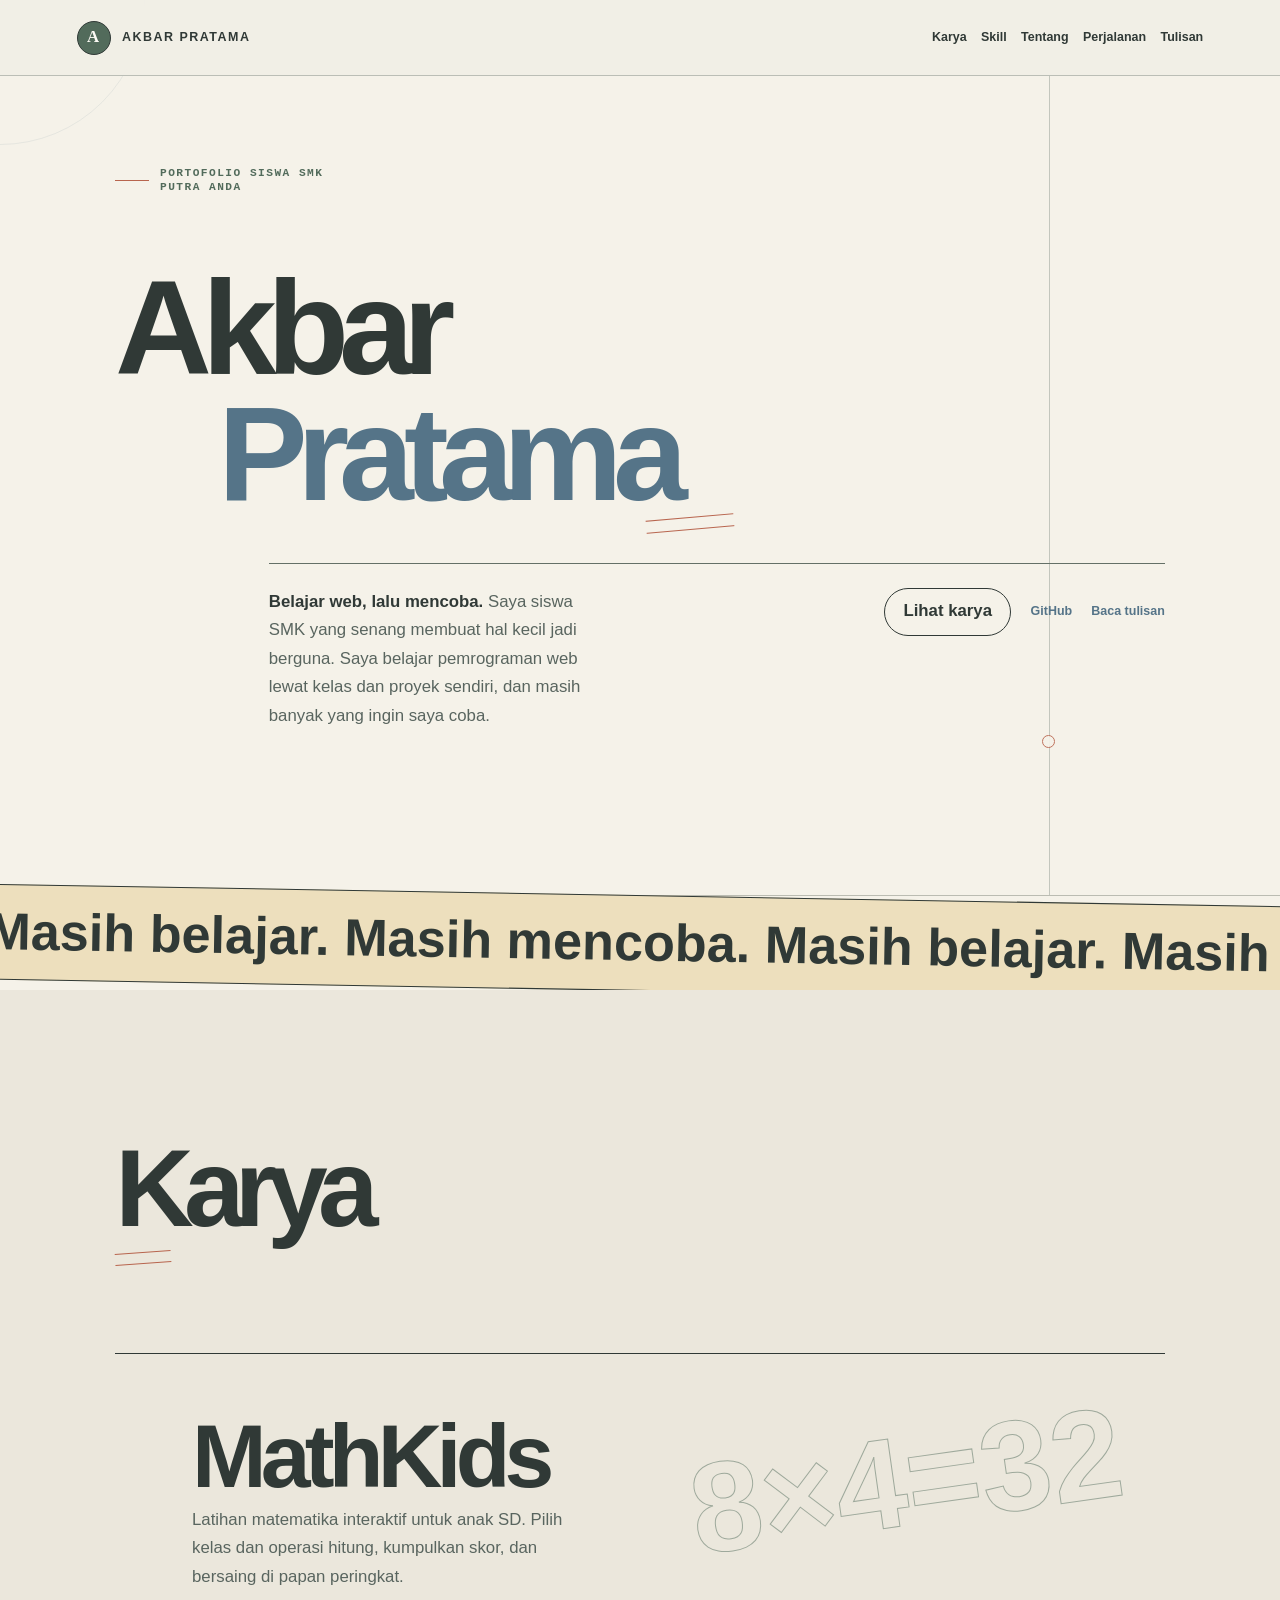
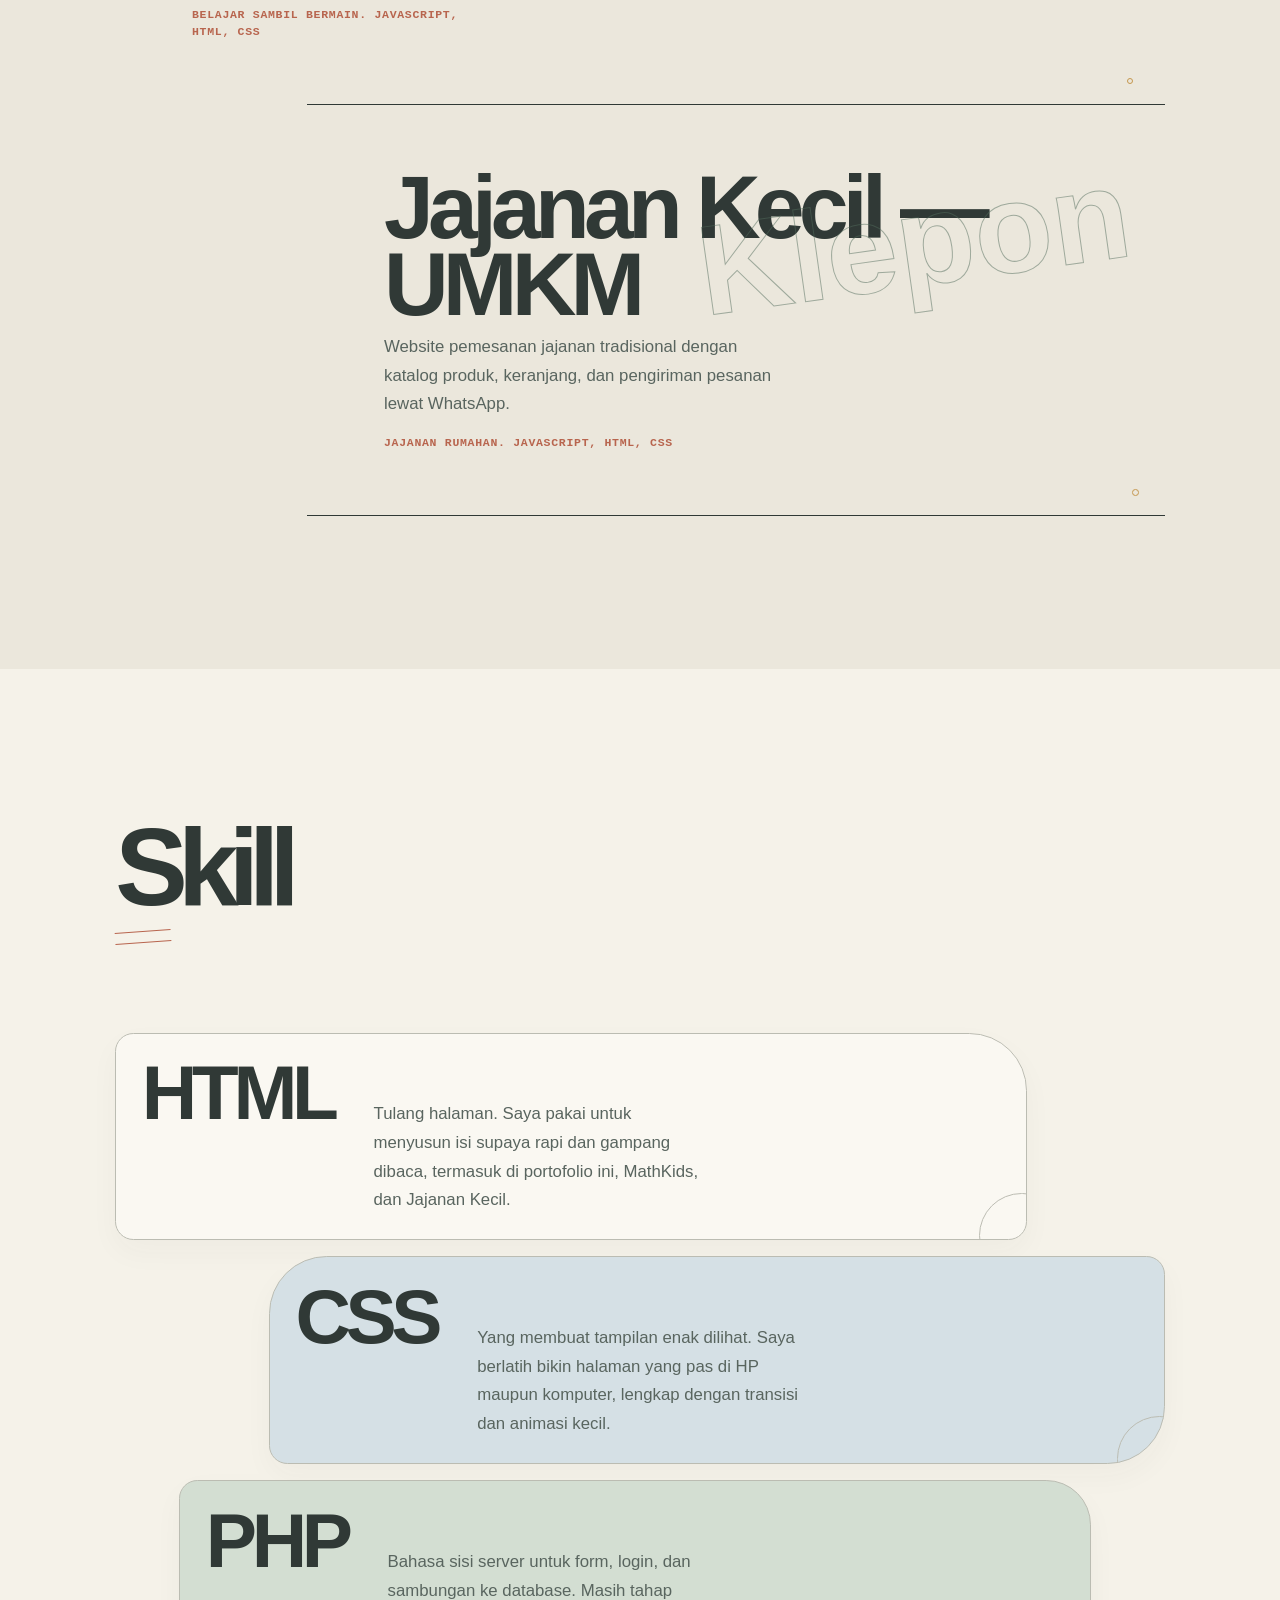
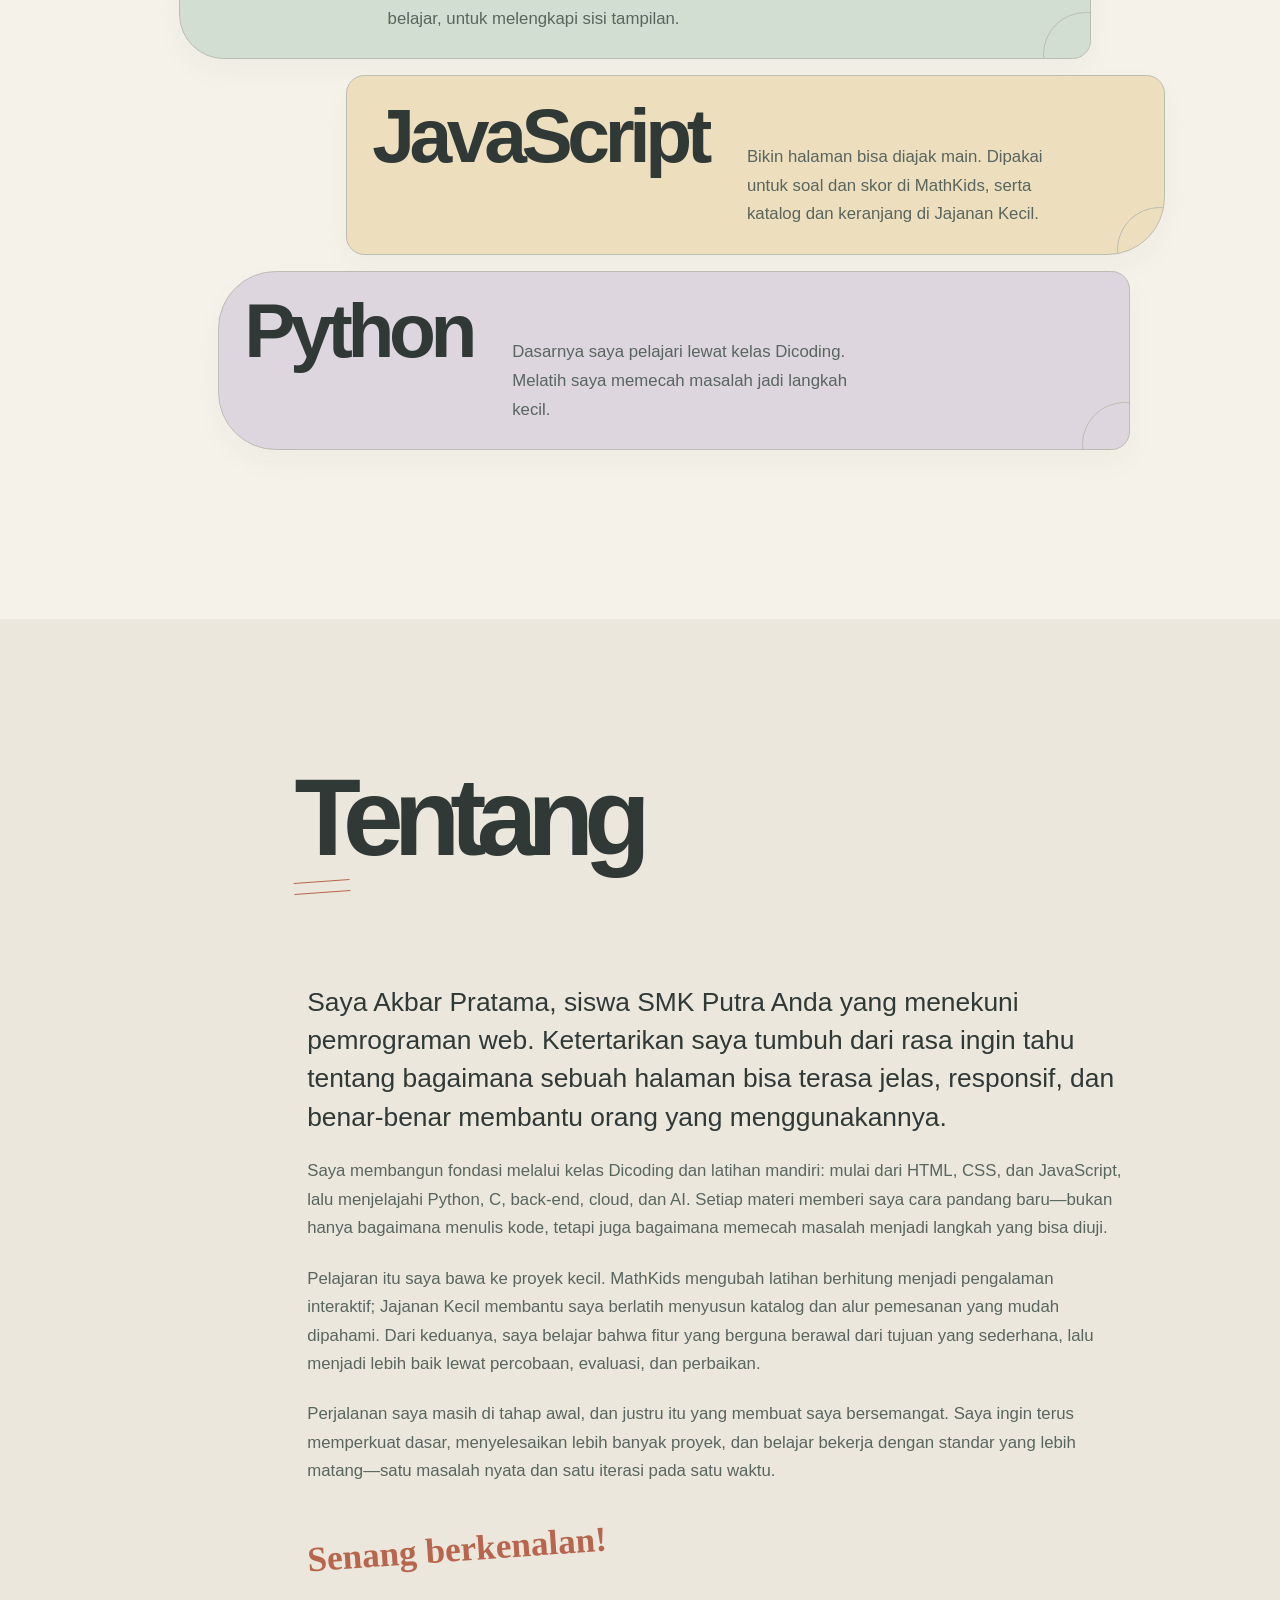
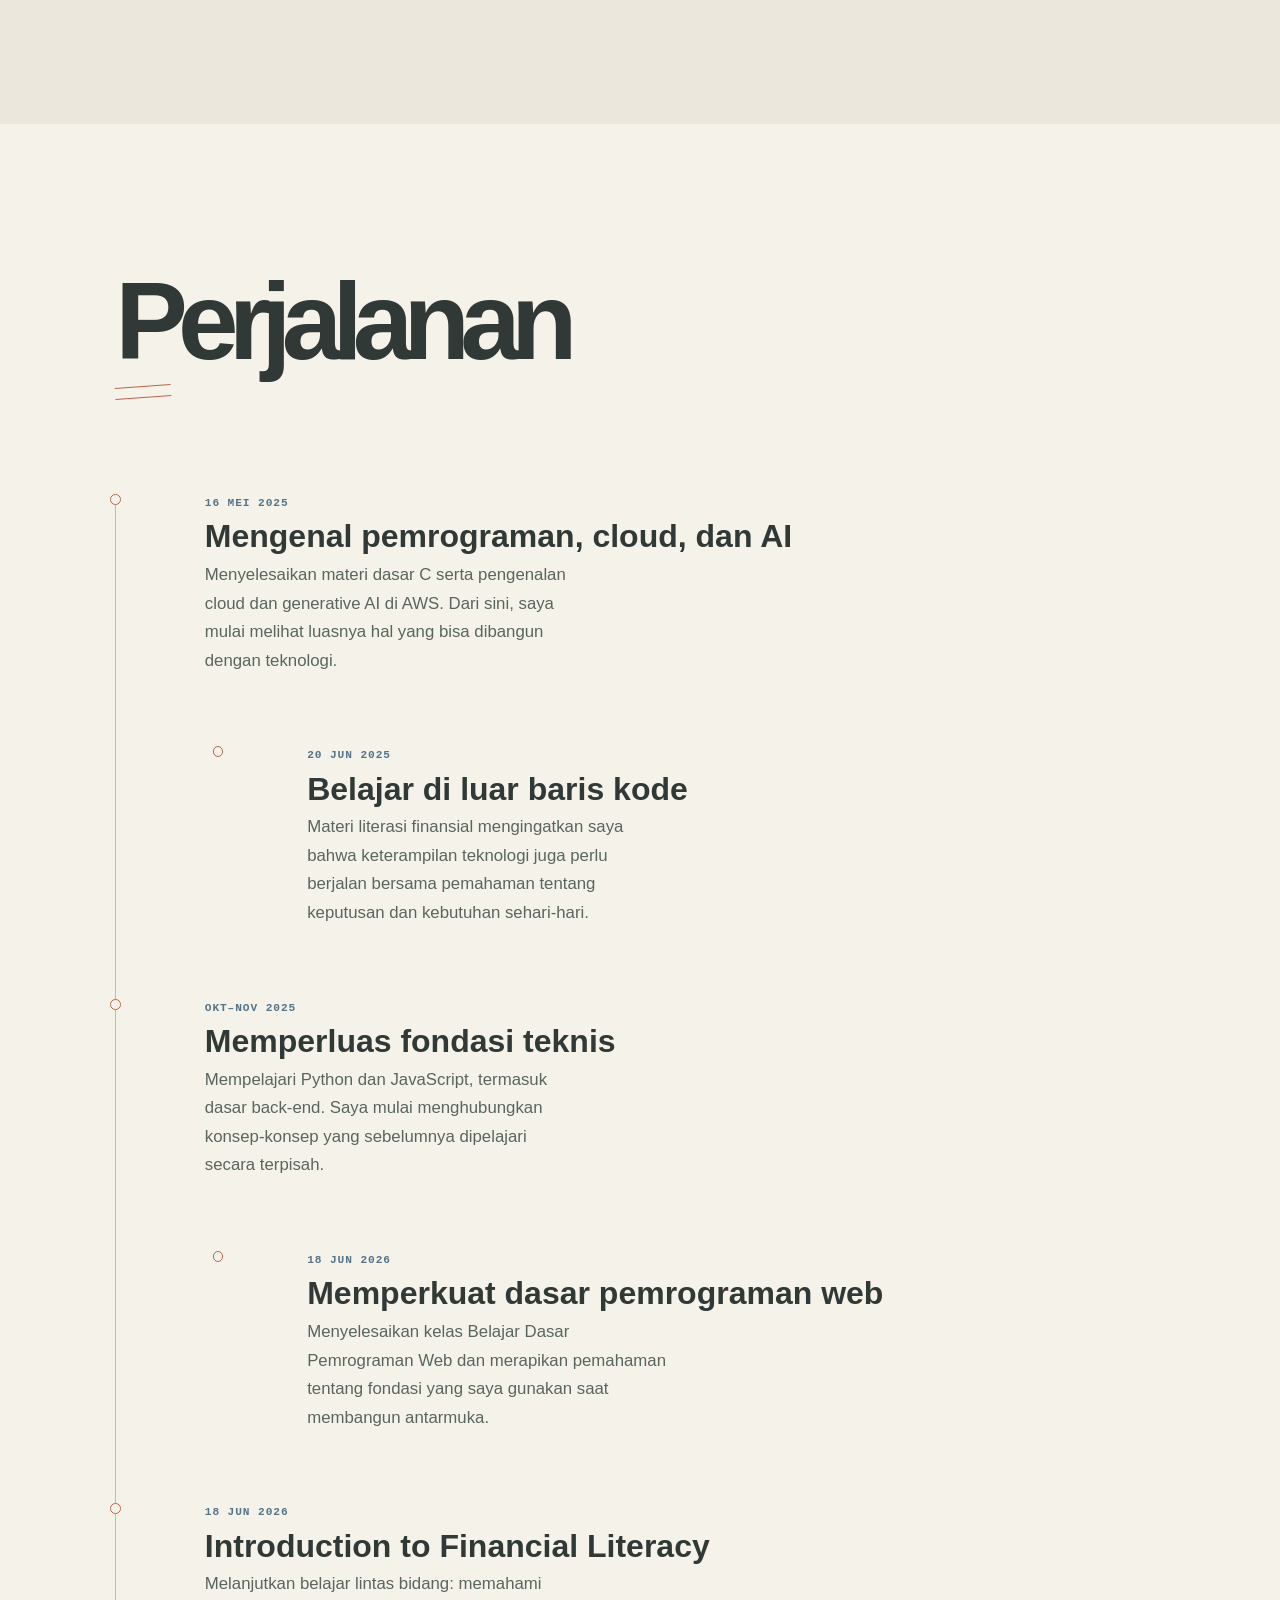
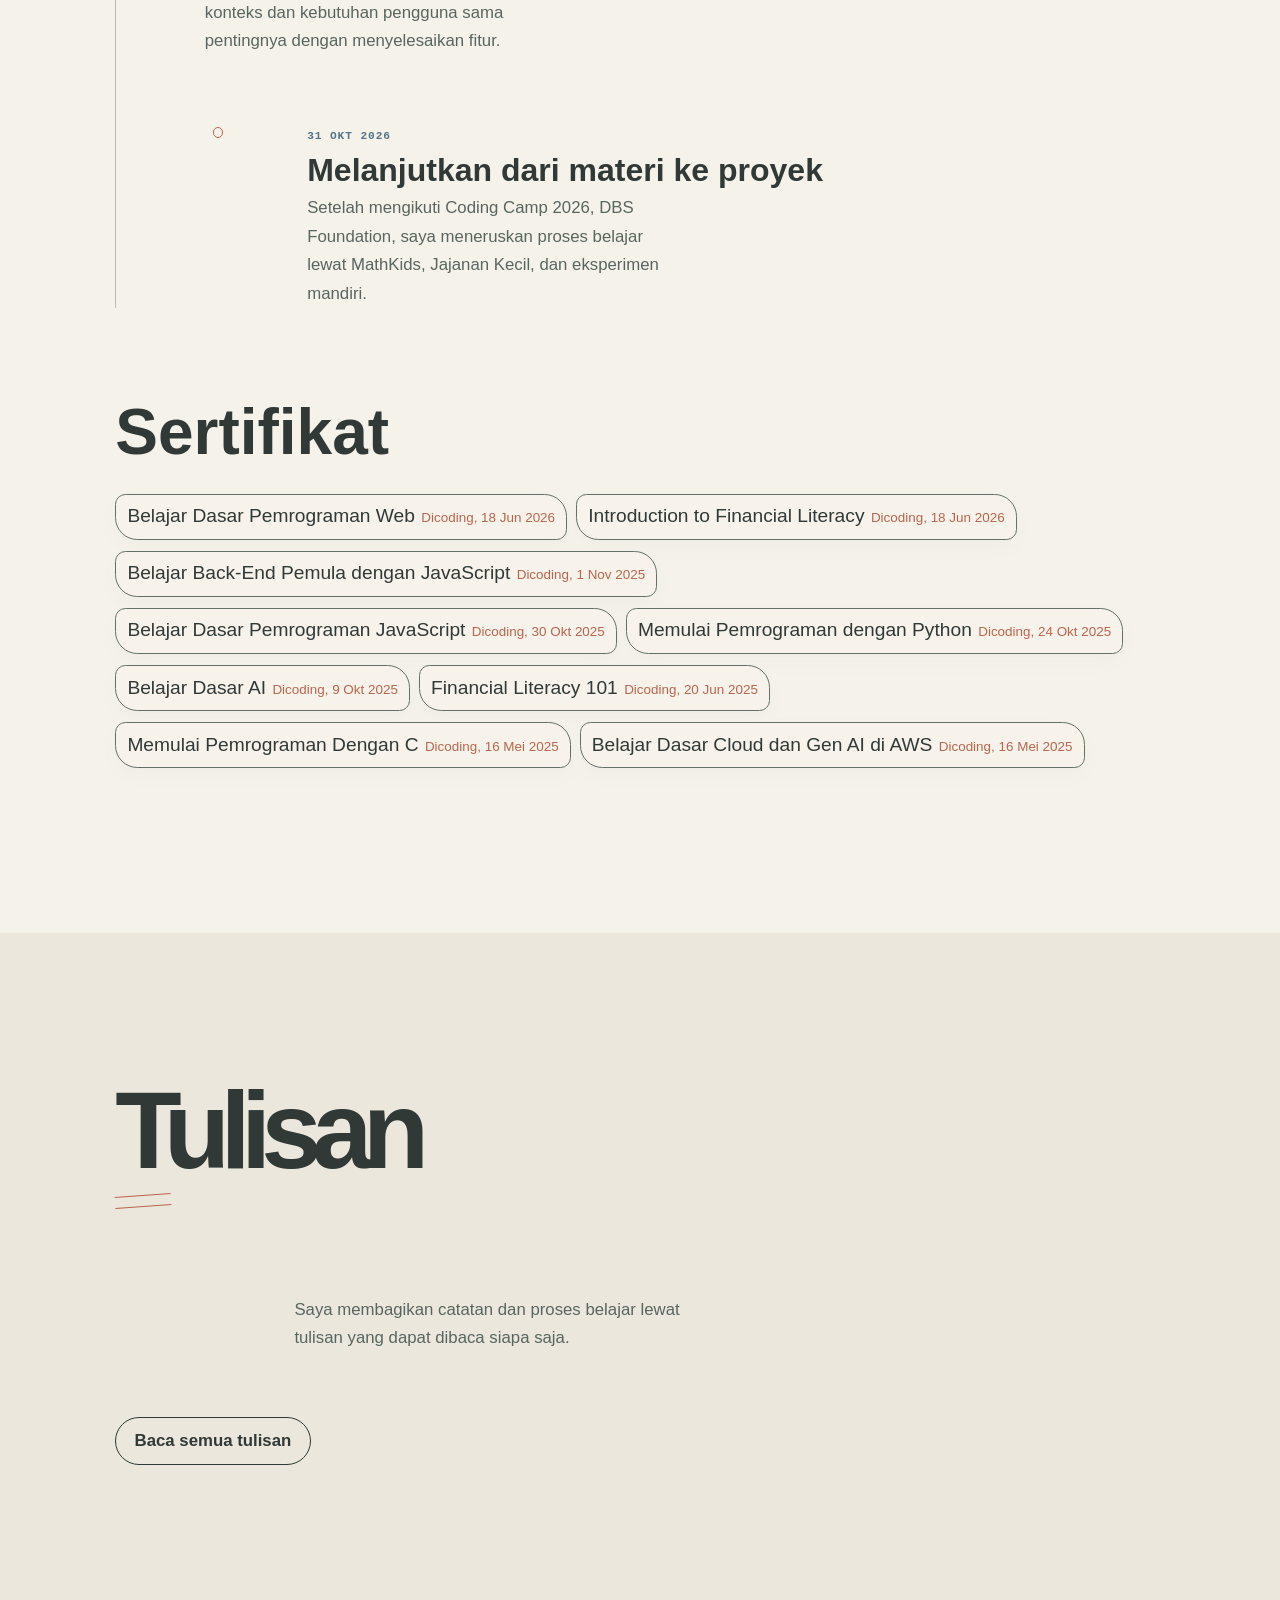
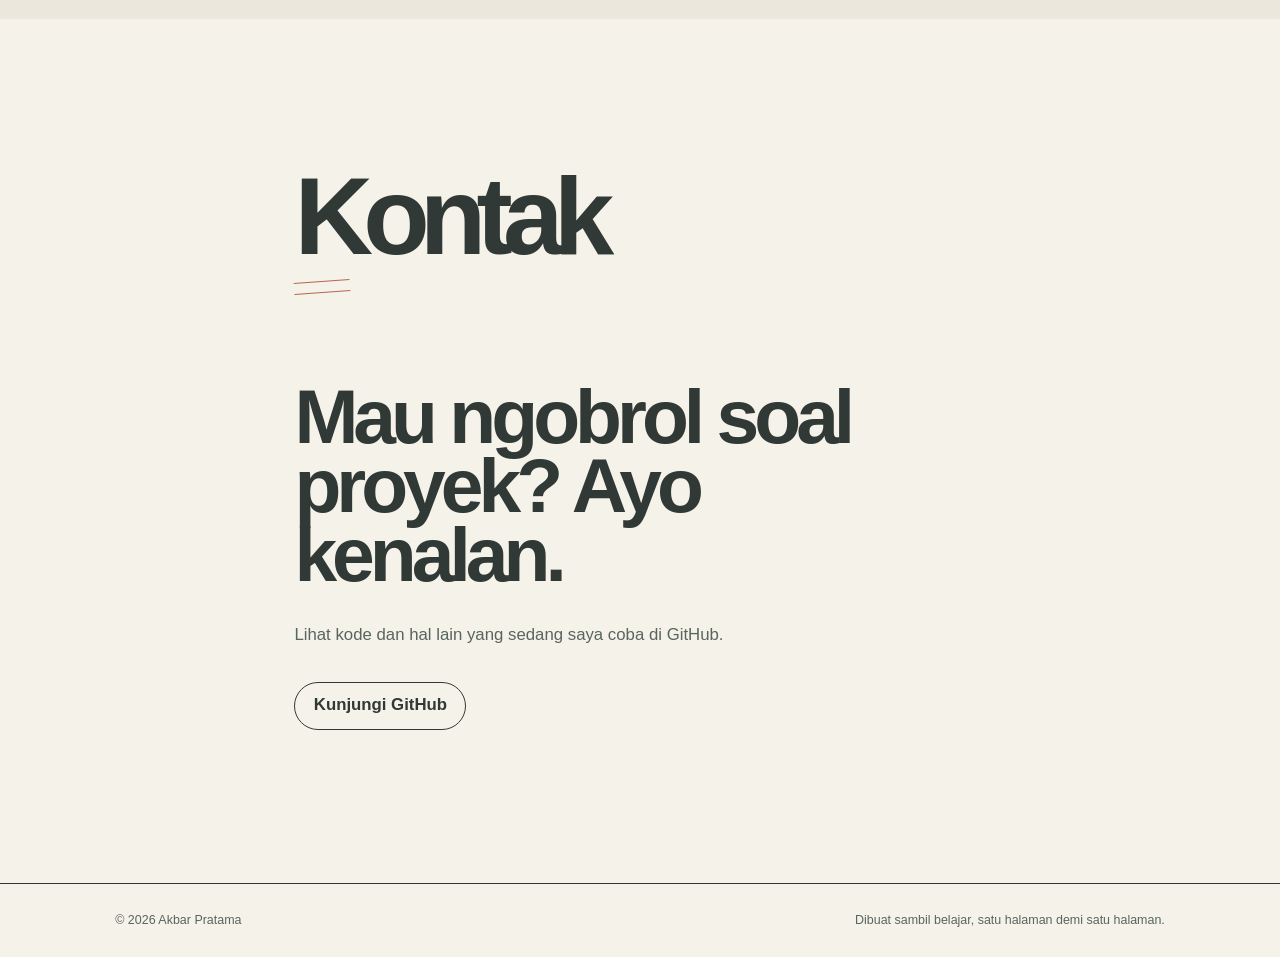
<file: index.html>
<!DOCTYPE html>
<html lang="id"><head><meta charset="UTF-8"><meta name="viewport" content="width=device-width,initial-scale=1">
<meta name="description" content="Portofolio Akbar Pratama, siswa SMK yang belajar HTML, CSS, PHP, JavaScript, dan Python lewat kelas dan proyek."><meta name="theme-color" content="#f8f8f5"><title>Akbar Pratama — Belajar web, lalu mencoba.</title>
<link rel="icon" href="data:image/svg+xml,%3Csvg xmlns='http://www.w3.org/2000/svg' viewBox='0 0 48 48'%3E%3Crect width='48' height='48' fill='%23f8f8f5'/%3E%3Ctext x='24' y='38' font-size='36' text-anchor='middle' font-family='Arial' font-weight='900' fill='%23212b2e'%3EA%3C/text%3E%3C/svg%3E"><link rel="preconnect" href="https://fonts.googleapis.com"><link rel="preconnect" href="https://fonts.gstatic.com" crossorigin>
<link href="https://fonts.googleapis.com/css2?family=Bricolage+Grotesque:opsz,wdth,wght@12..96,75..100,200..800&display=swap" rel="stylesheet"><link rel="stylesheet" href="tema.css"></head><body>
<nav aria-label="Navigasi utama"><a href="#top"><b>Akbar Pratama</b></a><div class="nl"><a class="ln" href="#karya">Karya</a><a class="ln" href="#skill">Skill</a><a class="ln" href="#tentang">Tentang</a><a class="ln" href="#catatan">Perjalanan</a><a class="ln" href="writings.html">Tulisan</a></div></nav>
<header class="hero" id="top"><p class="top">Portofolio siswa SMK Putra Anda</p><h1 id="nm">Akbar Pratama</h1>
<div class="hb"><p class="lede"><b>Belajar web, lalu mencoba.</b> Saya siswa SMK yang senang membuat hal kecil jadi berguna. Saya belajar pemrograman web lewat kelas dan proyek sendiri, dan masih banyak yang ingin saya coba.</p>
<div class="acts"><a class="bt" href="#karya">Lihat karya</a><a class="ln" href="https://github.com/ap0700698-star" target="_blank" rel="noopener noreferrer">GitHub</a><a class="ln" href="writings.html">Baca tulisan</a></div></div></header>
<div class="mq" aria-hidden="true"><span>Masih belajar. Masih mencoba. Masih belajar. Masih mencoba. Masih belajar. Masih mencoba. Masih belajar. Masih mencoba. </span></div>
<section class="sec inv" id="karya"><h2>Karya</h2><a class="pr" href="https://matematika-b4r.pages.dev" target="_blank" rel="noopener noreferrer"><h3>MathKids</h3><p>Latihan matematika interaktif untuk anak SD. Pilih kelas dan operasi hitung, kumpulkan skor, dan bersaing di papan peringkat.</p><p class="tg">Belajar sambil bermain. JavaScript, HTML, CSS</p><span class="ex" aria-hidden="true">8×4=32</span></a><a class="pr" href="https://umkm-8ob.pages.dev" target="_blank" rel="noopener noreferrer"><h3>Jajanan Kecil — UMKM</h3><p>Website pemesanan jajanan tradisional dengan katalog produk, keranjang, dan pengiriman pesanan lewat WhatsApp.</p><p class="tg">Jajanan rumahan. JavaScript, HTML, CSS</p><span class="ex" aria-hidden="true">Klepon</span></a></section>
<section class="sec" id="skill"><h2>Skill</h2><div class="skl"><div class="sk"><h3>HTML</h3><p>Tulang halaman. Saya pakai untuk menyusun isi supaya rapi dan gampang dibaca, termasuk di portofolio ini, MathKids, dan Jajanan Kecil.</p></div><div class="sk"><h3>CSS</h3><p>Yang membuat tampilan enak dilihat. Saya berlatih bikin halaman yang pas di HP maupun komputer, lengkap dengan transisi dan animasi kecil.</p></div><div class="sk"><h3>PHP</h3><p>Bahasa sisi server untuk form, login, dan sambungan ke database. Masih tahap belajar, untuk melengkapi sisi tampilan.</p></div><div class="sk"><h3>JavaScript</h3><p>Bikin halaman bisa diajak main. Dipakai untuk soal dan skor di MathKids, serta katalog dan keranjang di Jajanan Kecil.</p></div><div class="sk"><h3>Python</h3><p>Dasarnya saya pelajari lewat kelas Dicoding. Melatih saya memecah masalah jadi langkah kecil.</p></div></div></section>
<section class="sec inv" id="tentang"><h2>Tentang</h2><div class="ab"><p>Saya Akbar Pratama, siswa SMK Putra Anda yang menekuni pemrograman web. Ketertarikan saya tumbuh dari rasa ingin tahu tentang bagaimana sebuah halaman bisa terasa jelas, responsif, dan benar-benar membantu orang yang menggunakannya.</p>
 <p>Saya membangun fondasi melalui kelas Dicoding dan latihan mandiri: mulai dari HTML, CSS, dan JavaScript, lalu menjelajahi Python, C, back-end, cloud, dan AI. Setiap materi memberi saya cara pandang baru—bukan hanya bagaimana menulis kode, tetapi juga bagaimana memecah masalah menjadi langkah yang bisa diuji.</p>
 <p>Pelajaran itu saya bawa ke proyek kecil. MathKids mengubah latihan berhitung menjadi pengalaman interaktif; Jajanan Kecil membantu saya berlatih menyusun katalog dan alur pemesanan yang mudah dipahami. Dari keduanya, saya belajar bahwa fitur yang berguna berawal dari tujuan yang sederhana, lalu menjadi lebih baik lewat percobaan, evaluasi, dan perbaikan.</p>
 <p>Perjalanan saya masih di tahap awal, dan justru itu yang membuat saya bersemangat. Saya ingin terus memperkuat dasar, menyelesaikan lebih banyak proyek, dan belajar bekerja dengan standar yang lebih matang—satu masalah nyata dan satu iterasi pada satu waktu.</p><span class="sign">Senang berkenalan!</span></div></section>
<section class="sec" id="catatan"><h2>Perjalanan</h2><div class="tl"><div class="ti"><time>16 Mei 2025</time><b>Mengenal pemrograman, cloud, dan AI</b><p>Menyelesaikan materi dasar C serta pengenalan cloud dan generative AI di AWS. Dari sini, saya mulai melihat luasnya hal yang bisa dibangun dengan teknologi.</p></div><div class="ti"><time>20 Jun 2025</time><b>Belajar di luar baris kode</b><p>Materi literasi finansial mengingatkan saya bahwa keterampilan teknologi juga perlu berjalan bersama pemahaman tentang keputusan dan kebutuhan sehari-hari.</p></div><div class="ti"><time>Okt–Nov 2025</time><b>Memperluas fondasi teknis</b><p>Mempelajari Python dan JavaScript, termasuk dasar back-end. Saya mulai menghubungkan konsep-konsep yang sebelumnya dipelajari secara terpisah.</p></div><div class="ti"><time>18 Jun 2026</time><b>Memperkuat dasar pemrograman web</b><p>Menyelesaikan kelas Belajar Dasar Pemrograman Web dan merapikan pemahaman tentang fondasi yang saya gunakan saat membangun antarmuka.</p></div><div class="ti"><time>18 Jun 2026</time><b>Introduction to Financial Literacy</b><p>Melanjutkan belajar lintas bidang: memahami konteks dan kebutuhan pengguna sama pentingnya dengan menyelesaikan fitur.</p></div><div class="ti"><time>31 Okt 2026</time><b>Melanjutkan dari materi ke proyek</b><p>Setelah mengikuti Coding Camp 2026, DBS Foundation, saya meneruskan proses belajar lewat MathKids, Jajanan Kecil, dan eksperimen mandiri.</p></div></div><h3 class="sub">Sertifikat</h3><ul class="cs"><li><a href="https://www.dicoding.com/academies/123/certificates/4182108" target="_blank" rel="noopener noreferrer">Belajar Dasar Pemrograman Web<small>Dicoding, 18 Jun 2026</small></a></li><li><a href="https://www.dicoding.com/academies/905/certificates/4182108" target="_blank" rel="noopener noreferrer">Introduction to Financial Literacy<small>Dicoding, 18 Jun 2026</small></a></li><li><a href="https://www.dicoding.com/certificates/QLZ99V0W7Z5D" target="_blank" rel="noopener noreferrer">Belajar Back-End Pemula dengan JavaScript<small>Dicoding, 1 Nov 2025</small></a></li><li><a href="https://www.dicoding.com/certificates/4EXG172WDPRL" target="_blank" rel="noopener noreferrer">Belajar Dasar Pemrograman JavaScript<small>Dicoding, 30 Okt 2025</small></a></li><li><a href="https://www.dicoding.com/certificates/98XW057WLXM3" target="_blank" rel="noopener noreferrer">Memulai Pemrograman dengan Python<small>Dicoding, 24 Okt 2025</small></a></li><li><a href="https://www.dicoding.com/certificates/53XE1Q7LVZRN" target="_blank" rel="noopener noreferrer">Belajar Dasar AI<small>Dicoding, 9 Okt 2025</small></a></li><li><a href="https://www.dicoding.com/certificates/MEPJO965LZ3V" target="_blank" rel="noopener noreferrer">Financial Literacy 101<small>Dicoding, 20 Jun 2025</small></a></li><li><a href="https://www.dicoding.com/certificates/N9ZONY1D6XG5" target="_blank" rel="noopener noreferrer">Memulai Pemrograman Dengan C<small>Dicoding, 16 Mei 2025</small></a></li><li><a href="https://www.dicoding.com/certificates/0LZ0Y48W3X65" target="_blank" rel="noopener noreferrer">Belajar Dasar Cloud dan Gen AI di AWS<small>Dicoding, 16 Mei 2025</small></a></li></ul></section>
<section class="sec inv" id="writing"><h2>Tulisan</h2><div class="wl" id="wl"><p class="note">Saya membagikan catatan dan proses belajar lewat tulisan yang dapat dibaca siapa saja.</p></div><a class="bt" href="writings.html">Baca semua tulisan</a></section>
<section class="sec" id="kontak"><h2>Kontak</h2><p class="big">Mau ngobrol soal proyek? Ayo kenalan.</p><p>Lihat kode dan hal lain yang sedang saya coba di GitHub.</p><a class="bt" href="https://github.com/ap0700698-star" target="_blank" rel="noopener noreferrer">Kunjungi GitHub</a></section>
<footer><span>© <span id="yr">2026</span> Akbar Pratama</span><span>Dibuat sambil belajar, satu halaman demi satu halaman.</span></footer>
<script src="api-config.js"></script><script src="tema.js"></script>
<script>
(async()=>{try{const r=await fetch(window.WRITING_API,{cache:"no-store"});if(!r.ok)return;const p=await r.json();if(!Array.isArray(p)||!p.length)return;
const w=document.getElementById("wl");w.replaceChildren();p.slice(0,3).forEach(x=>{const a=document.createElement("a");a.className="wi";a.href="writings.html#"+encodeURIComponent(x.id);
const s=document.createElement("small");s.textContent=[x.tag,x.date,x.author&&"oleh "+x.author].filter(Boolean).join(", ")||"Catatan";const h=document.createElement("h3");h.textContent=x.title||"Tanpa judul";const q=document.createElement("p");q.textContent=x.excerpt||"";a.append(s,h,q);w.append(a)});scan(w)}catch(e){}})();
</script></body></html>
</file>
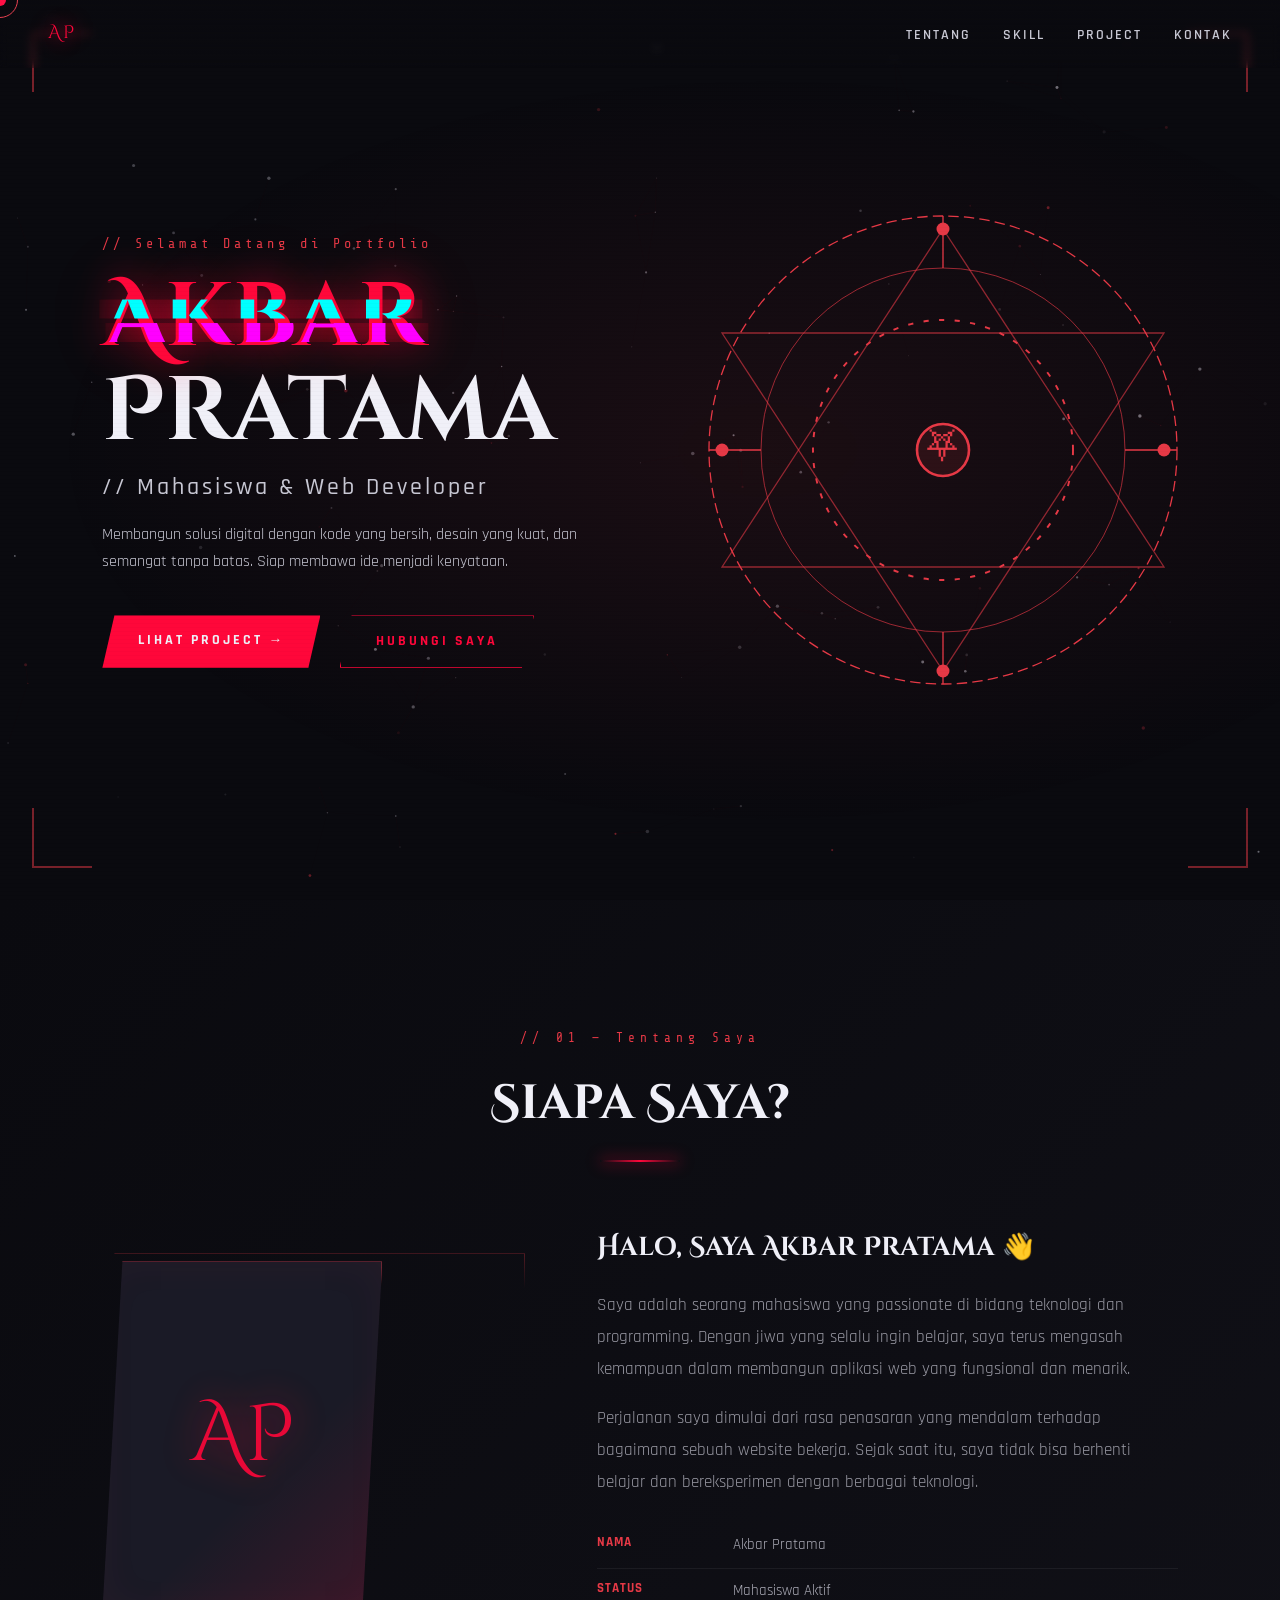
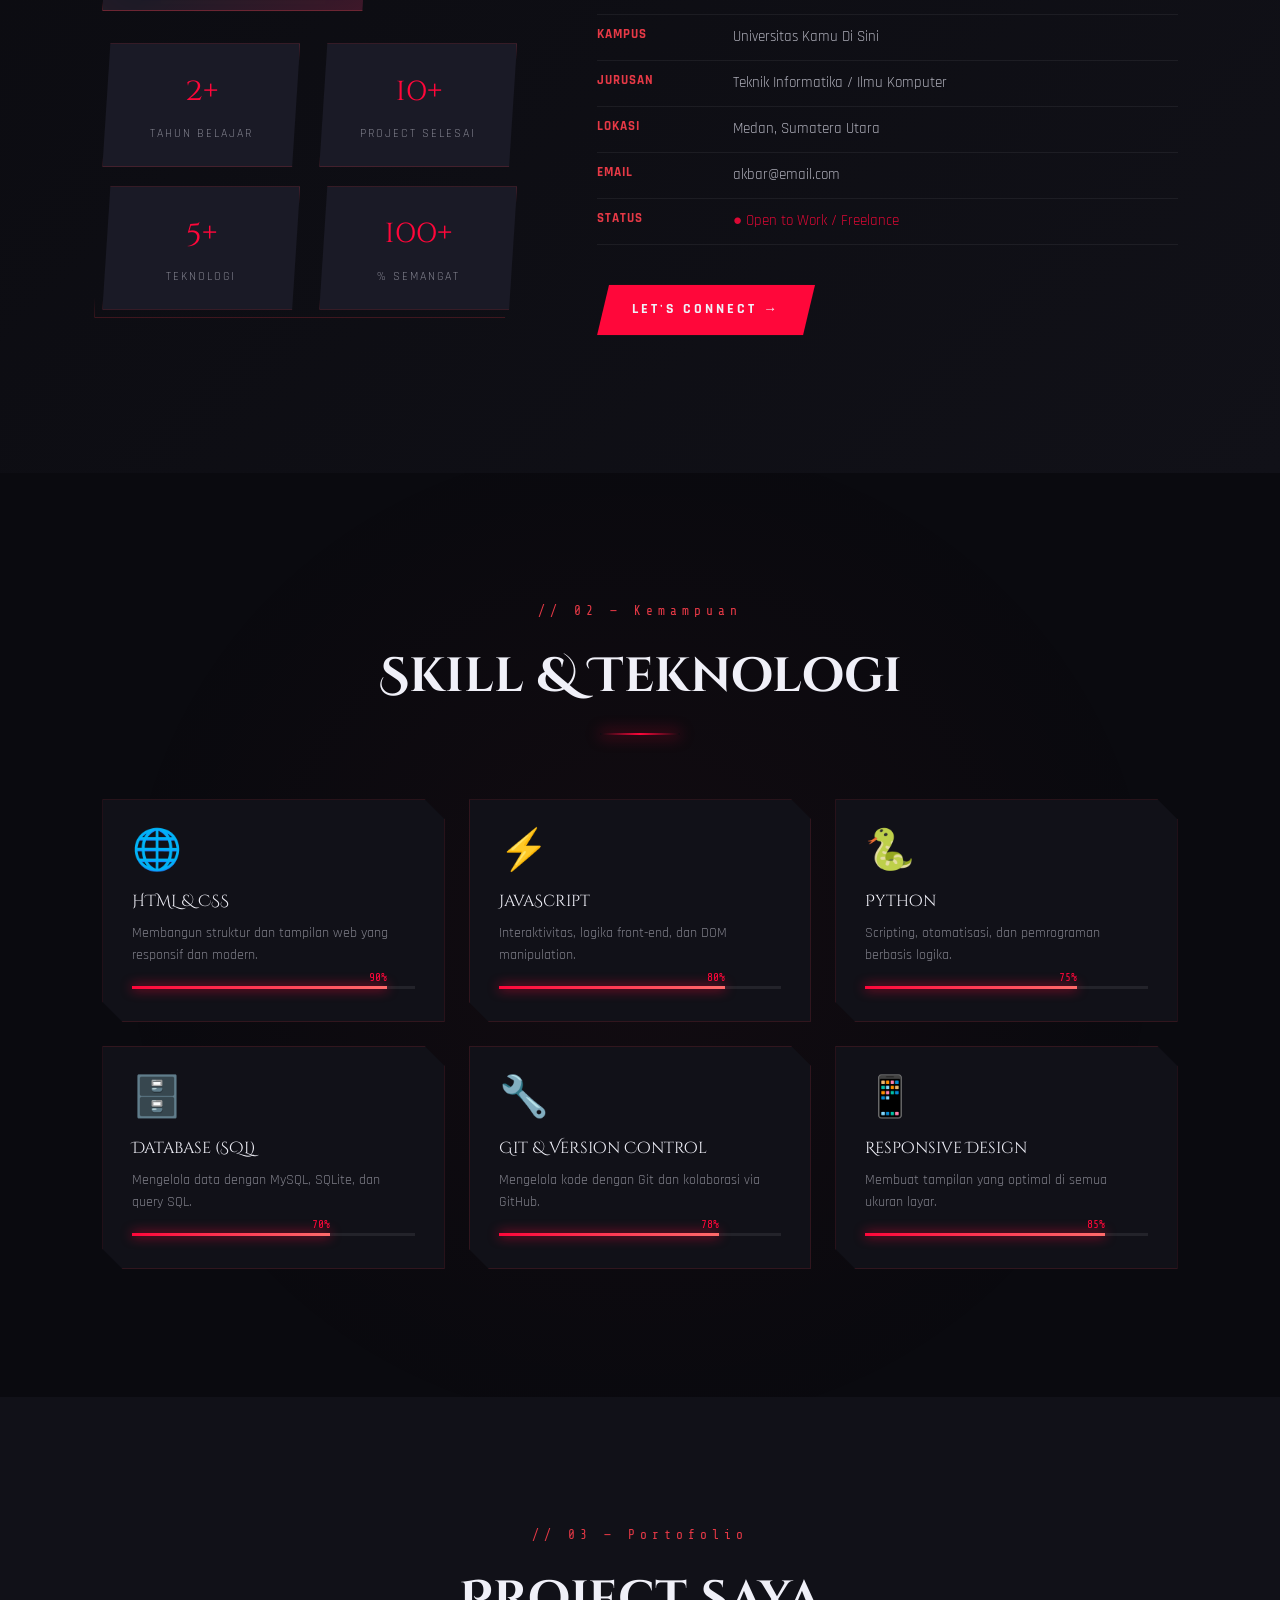
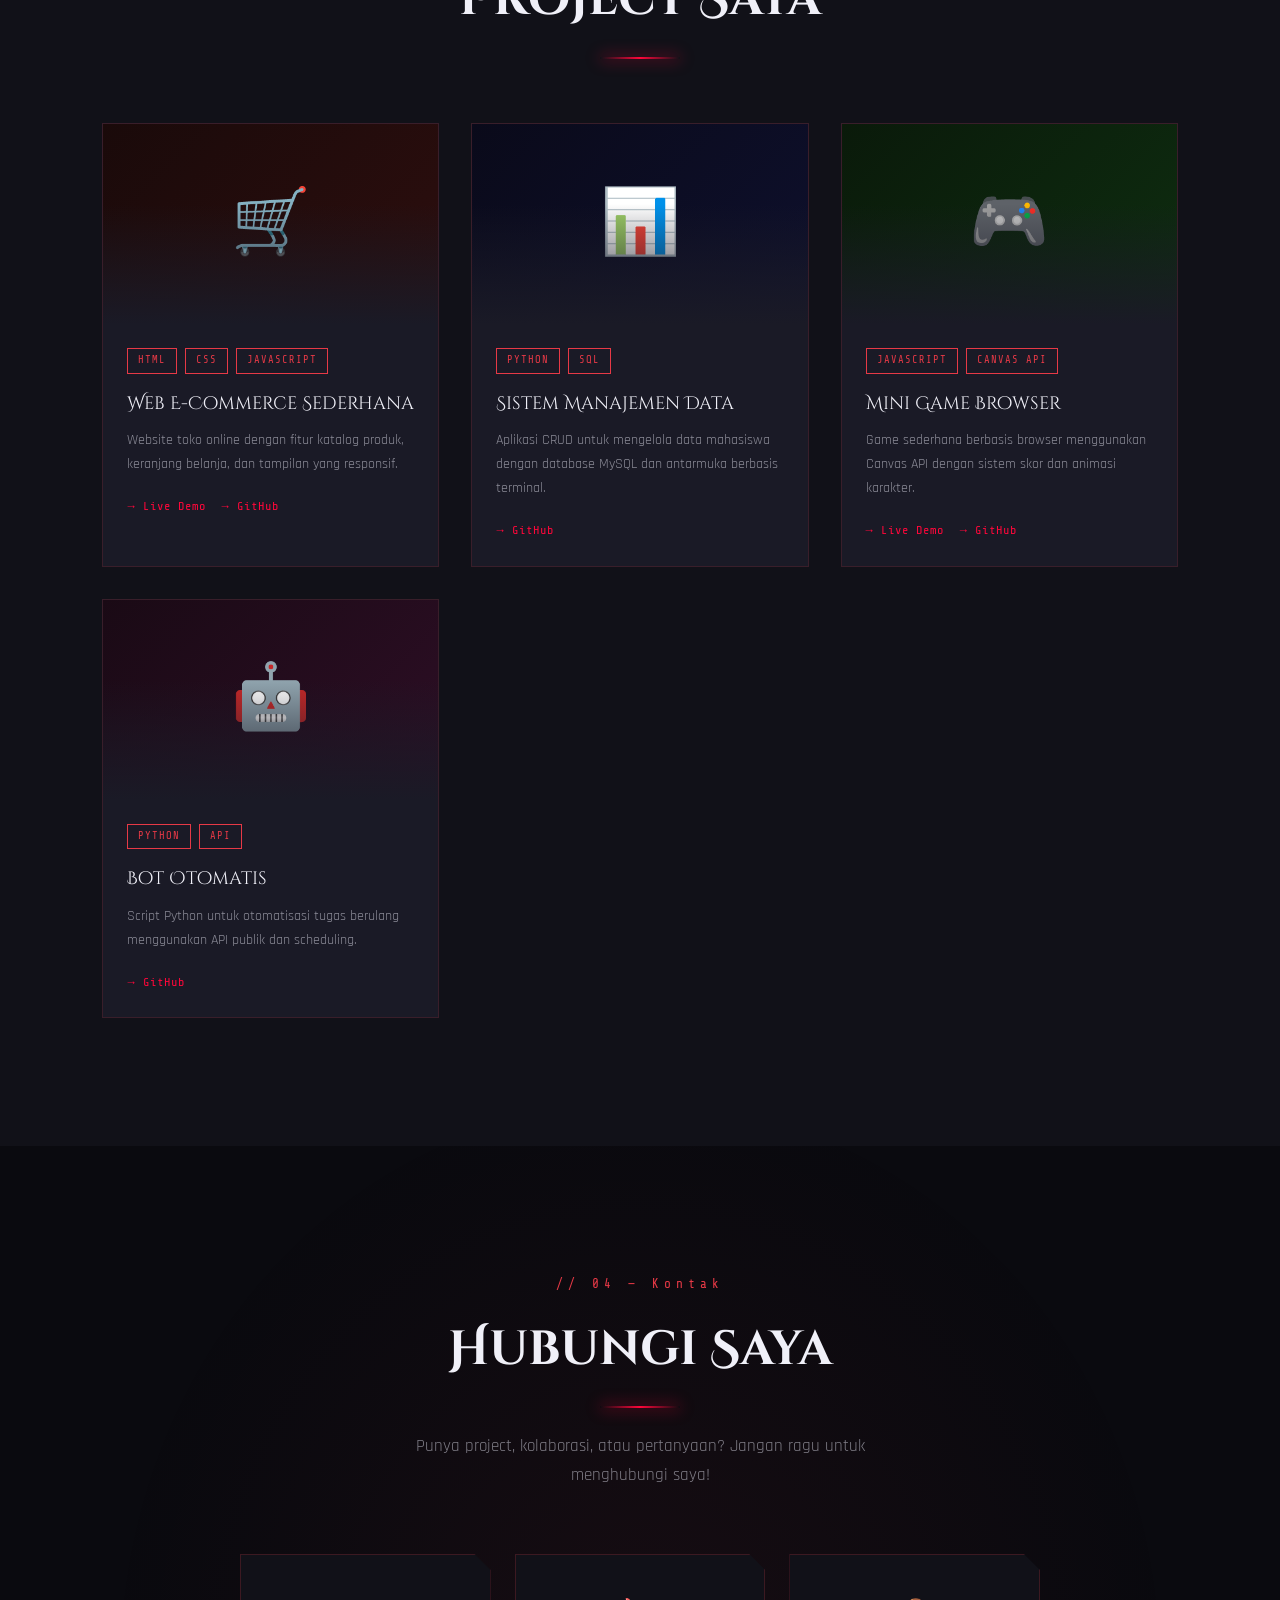
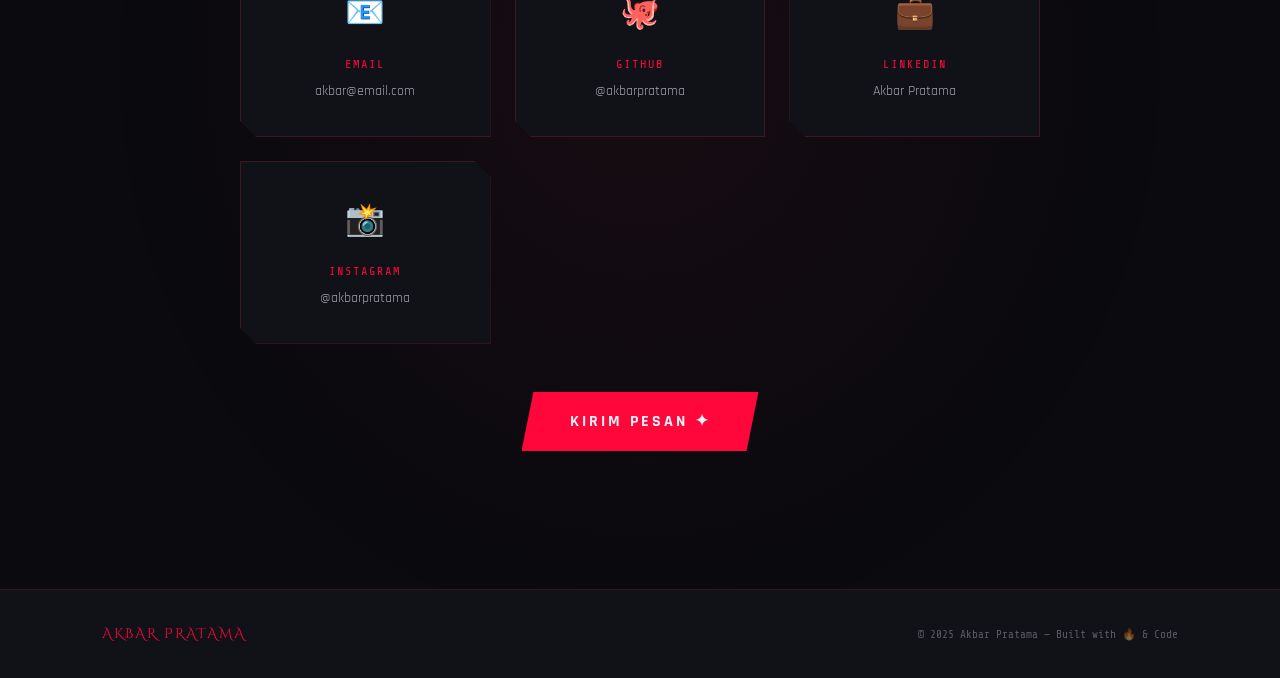
<file: Index.html>
<!DOCTYPE html>
<html lang="id">
<head>
<meta charset="UTF-8">
<meta name="viewport" content="width=device-width, initial-scale=1.0">
<title>Akbar Pratama — Portfolio</title>
<link href="https://fonts.googleapis.com/css2?family=Cinzel+Decorative:wght@700;900&family=Rajdhani:wght@400;500;600;700&family=Share+Tech+Mono&display=swap" rel="stylesheet">
<style>
/* ========== EDIT ZONE — Ubah data kamu di sini ========== */
/* Semua teks bisa diubah langsung di bagian HTML di bawah */
/* ======================================================== */

:root {
  --red: #e63946;
  --red2: #ff073a;
  --dark: #0a0a0f;
  --dark2: #111118;
  --dark3: #1a1a26;
  --gray: #2a2a3a;
  --light: #c8c8d4;
  --white: #f0f0f8;
  --gold: #ffd700;
  --font-title: 'Cinzel Decorative', serif;
  --font-body: 'Rajdhani', sans-serif;
  --font-mono: 'Share Tech Mono', monospace;
}

*, *::before, *::after { box-sizing: border-box; margin: 0; padding: 0; }

html { scroll-behavior: smooth; }

body {
  background: var(--dark);
  color: var(--light);
  font-family: var(--font-body);
  font-size: 17px;
  line-height: 1.7;
  overflow-x: hidden;
  cursor: none;
}

/* ===== CUSTOM CURSOR ===== */
.cursor {
  position: fixed; width: 12px; height: 12px;
  background: var(--red2); border-radius: 50%;
  pointer-events: none; z-index: 9999;
  transform: translate(-50%, -50%);
  transition: transform 0.1s, width 0.2s, height 0.2s, opacity 0.2s;
  mix-blend-mode: screen;
}
.cursor-ring {
  position: fixed; width: 36px; height: 36px;
  border: 1.5px solid var(--red); border-radius: 50%;
  pointer-events: none; z-index: 9998;
  transform: translate(-50%, -50%);
  transition: transform 0.15s ease-out, width 0.3s, height 0.3s, opacity 0.3s;
  mix-blend-mode: screen;
}
body:has(a:hover) .cursor, body:has(button:hover) .cursor { width: 20px; height: 20px; }
body:has(a:hover) .cursor-ring, body:has(button:hover) .cursor-ring { width: 56px; height: 56px; opacity: 0.5; }

/* ===== PARTICLE CANVAS ===== */
#particles { position: fixed; inset: 0; z-index: 0; pointer-events: none; }

/* ===== NAV ===== */
nav {
  position: fixed; top: 0; left: 0; right: 0; z-index: 100;
  display: flex; justify-content: space-between; align-items: center;
  padding: 1.2rem 3rem;
  background: linear-gradient(to bottom, rgba(10,10,15,0.95), transparent);
  backdrop-filter: blur(4px);
}
.nav-logo {
  font-family: var(--font-title);
  font-size: 1.1rem; color: var(--red2);
  letter-spacing: 2px;
  text-shadow: 0 0 20px var(--red2);
  text-decoration: none;
}
.nav-links { display: flex; gap: 2rem; list-style: none; }
.nav-links a {
  color: var(--light); text-decoration: none;
  font-family: var(--font-body); font-weight: 600;
  font-size: 0.9rem; letter-spacing: 2px; text-transform: uppercase;
  position: relative; padding-bottom: 4px;
  transition: color 0.3s;
}
.nav-links a::after {
  content: ''; position: absolute; bottom: 0; left: 0;
  width: 0; height: 1.5px; background: var(--red2);
  transition: width 0.35s cubic-bezier(0.4,0,0.2,1);
  box-shadow: 0 0 8px var(--red2);
}
.nav-links a:hover { color: var(--white); }
.nav-links a:hover::after { width: 100%; }

/* ===== PAGE TRANSITION ===== */
.transition-overlay {
  position: fixed; inset: 0; z-index: 9000;
  background: var(--red2);
  clip-path: circle(0% at 50% 50%);
  pointer-events: none;
  transition: clip-path 0.55s cubic-bezier(0.77,0,0.175,1);
}
.transition-overlay.active { clip-path: circle(150% at 50% 50%); }
.transition-overlay.fade-out {
  clip-path: circle(150% at 50% 50%);
  transition: none;
}
.transition-overlay.fade-out.shrink {
  clip-path: circle(0% at 50% 50%);
  transition: clip-path 0.55s cubic-bezier(0.77,0,0.175,1);
}

/* ===== SECTIONS ===== */
section { min-height: 100vh; position: relative; z-index: 1; }

/* ===== HERO ===== */
#hero {
  display: flex; flex-direction: column;
  justify-content: center; align-items: flex-start;
  padding: 0 8vw;
  background: radial-gradient(ellipse 80% 60% at 60% 50%, rgba(230,57,70,0.08) 0%, transparent 70%);
}

.hero-eyebrow {
  font-family: var(--font-mono);
  color: var(--red); font-size: 0.85rem; letter-spacing: 4px;
  margin-bottom: 1rem;
  animation: fadeSlideUp 0.8s 0.2s both;
}

.hero-title {
  font-family: var(--font-title);
  font-size: clamp(2.8rem, 7vw, 6.5rem);
  color: var(--white);
  line-height: 1.05;
  margin-bottom: 0.5rem;
  animation: fadeSlideUp 0.8s 0.4s both;
}

.hero-title span {
  color: var(--red2);
  text-shadow: 0 0 40px rgba(255,7,58,0.6), 0 0 80px rgba(255,7,58,0.2);
  display: inline-block;
}

.hero-subtitle {
  font-family: var(--font-body);
  font-size: clamp(1rem, 2.5vw, 1.5rem);
  color: var(--light); opacity: 0.75;
  margin-bottom: 0.8rem;
  font-weight: 500; letter-spacing: 3px;
  animation: fadeSlideUp 0.8s 0.55s both;
}

.hero-desc {
  max-width: 520px; font-size: 1rem; color: var(--light);
  opacity: 0.6; margin-bottom: 2.5rem;
  animation: fadeSlideUp 0.8s 0.7s both;
}

.hero-btns {
  display: flex; gap: 1.2rem; flex-wrap: wrap;
  animation: fadeSlideUp 0.8s 0.85s both;
}

.btn {
  font-family: var(--font-body); font-weight: 700;
  font-size: 0.85rem; letter-spacing: 3px; text-transform: uppercase;
  padding: 0.85rem 2.2rem;
  border: none; cursor: pointer;
  text-decoration: none; display: inline-block;
  position: relative; overflow: hidden;
  transition: transform 0.2s, box-shadow 0.3s;
}
.btn-primary {
  background: var(--red2); color: var(--white);
  clip-path: polygon(12px 0%, 100% 0%, calc(100% - 12px) 100%, 0% 100%);
  box-shadow: 0 0 30px rgba(255,7,58,0.5);
}
.btn-primary:hover {
  transform: translateY(-2px);
  box-shadow: 0 0 50px rgba(255,7,58,0.8);
}
.btn-outline {
  background: transparent; color: var(--red2);
  border: 1.5px solid var(--red2);
  clip-path: polygon(12px 0%, 100% 0%, calc(100% - 12px) 100%, 0% 100%);
}
.btn-outline:hover {
  background: rgba(255,7,58,0.1);
  box-shadow: 0 0 20px rgba(255,7,58,0.3);
  transform: translateY(-2px);
}

/* Demon sigil decoration */
.hero-deco {
  position: absolute; right: 6vw; top: 50%;
  transform: translateY(-50%);
  width: min(45vw, 520px); height: min(45vw, 520px);
  opacity: 0.12;
  animation: spin-slow 30s linear infinite, fadeIn 1.5s 0.5s both;
  pointer-events: none;
}

/* Scan lines */
.scanlines {
  position: fixed; inset: 0; z-index: 2; pointer-events: none;
  background: repeating-linear-gradient(
    to bottom,
    transparent 0px, transparent 3px,
    rgba(0,0,0,0.04) 3px, rgba(0,0,0,0.04) 4px
  );
  opacity: 0.4;
}

/* Corner decorations */
.corner-deco {
  position: absolute; width: 60px; height: 60px;
  border-color: var(--red); border-style: solid;
  opacity: 0.5;
}
.corner-deco.tl { top: 2rem; left: 2rem; border-width: 2px 0 0 2px; }
.corner-deco.tr { top: 2rem; right: 2rem; border-width: 2px 2px 0 0; }
.corner-deco.bl { bottom: 2rem; left: 2rem; border-width: 0 0 2px 2px; }
.corner-deco.br { bottom: 2rem; right: 2rem; border-width: 0 2px 2px 0; }

/* ===== SECTION HEADER ===== */
.section-header {
  text-align: center; margin-bottom: 4rem;
}
.section-tag {
  font-family: var(--font-mono); color: var(--red);
  font-size: 0.8rem; letter-spacing: 5px;
  display: block; margin-bottom: 0.8rem;
}
.section-title {
  font-family: var(--font-title);
  font-size: clamp(1.8rem, 4vw, 3rem);
  color: var(--white);
}
.section-divider {
  width: 80px; height: 2px;
  background: linear-gradient(to right, transparent, var(--red2), transparent);
  margin: 1rem auto 0;
  box-shadow: 0 0 15px var(--red2);
}

/* ===== ABOUT ===== */
#about {
  padding: 8rem 8vw;
  background: linear-gradient(135deg, var(--dark) 0%, var(--dark2) 100%);
}

.about-grid {
  display: grid; grid-template-columns: 1fr 1.4fr;
  gap: 5rem; align-items: center;
}

.about-avatar {
  position: relative;
}

.avatar-frame {
  width: 280px; height: 350px;
  background: var(--dark3);
  clip-path: polygon(20px 0%, 100% 0%, calc(100% - 20px) 100%, 0% 100%);
  position: relative; overflow: hidden;
  border: 1.5px solid rgba(230,57,70,0.4);
  box-shadow: 0 0 60px rgba(230,57,70,0.15), inset 0 0 40px rgba(230,57,70,0.05);
  display: flex; align-items: center; justify-content: center;
}

.avatar-initials {
  font-family: var(--font-title);
  font-size: 5rem; color: var(--red2);
  text-shadow: 0 0 40px rgba(255,7,58,0.6);
  opacity: 0.9;
}

/* Tambah foto dengan mengganti .avatar-frame background-image */
/* Contoh: .avatar-frame { background-image: url('foto-kamu.jpg'); background-size: cover; } */

.avatar-border {
  position: absolute; inset: -8px;
  border: 1.5px solid var(--red);
  clip-path: polygon(20px 0%, 100% 0%, calc(100% - 20px) 100%, 0% 100%);
  opacity: 0.3; pointer-events: none;
}
.avatar-glow {
  position: absolute; inset: 0;
  background: linear-gradient(135deg, transparent 60%, rgba(255,7,58,0.15));
}

.about-stats {
  display: grid; grid-template-columns: 1fr 1fr;
  gap: 1.2rem; margin-top: 2rem;
}
.stat-box {
  background: var(--dark3); border: 1px solid rgba(230,57,70,0.2);
  padding: 1.2rem; text-align: center;
  clip-path: polygon(8px 0%, 100% 0%, calc(100% - 8px) 100%, 0% 100%);
  transition: border-color 0.3s, box-shadow 0.3s;
}
.stat-box:hover {
  border-color: var(--red2);
  box-shadow: 0 0 20px rgba(255,7,58,0.2);
}
.stat-num {
  font-family: var(--font-title);
  font-size: 2rem; color: var(--red2);
  display: block;
}
.stat-label {
  font-size: 0.75rem; letter-spacing: 2px;
  color: var(--light); opacity: 0.6;
  text-transform: uppercase;
}

.about-text h3 {
  font-family: var(--font-title);
  font-size: 1.6rem; color: var(--white);
  margin-bottom: 1.2rem;
}
.about-text p { color: var(--light); opacity: 0.75; margin-bottom: 1rem; line-height: 1.9; }

.info-list { list-style: none; margin: 1.5rem 0; }
.info-list li {
  display: flex; gap: 1rem;
  padding: 0.6rem 0; border-bottom: 1px solid rgba(255,255,255,0.06);
  font-size: 0.95rem;
}
.info-label {
  color: var(--red); font-weight: 700;
  letter-spacing: 1px; min-width: 120px;
  text-transform: uppercase; font-size: 0.8rem;
}
.info-val { color: var(--light); opacity: 0.85; }

/* ===== SKILLS ===== */
#skills {
  padding: 8rem 8vw;
  background: radial-gradient(ellipse 60% 80% at 50% 50%, rgba(230,57,70,0.04) 0%, transparent 70%);
}

.skills-grid {
  display: grid; grid-template-columns: repeat(auto-fit, minmax(260px, 1fr));
  gap: 1.5rem;
}

.skill-card {
  background: var(--dark2);
  border: 1px solid rgba(230,57,70,0.15);
  padding: 2rem 1.8rem;
  position: relative; overflow: hidden;
  clip-path: polygon(0 0, calc(100% - 20px) 0, 100% 20px, 100% 100%, 20px 100%, 0 calc(100% - 20px));
  transition: transform 0.35s, border-color 0.35s, box-shadow 0.35s;
}
.skill-card::before {
  content: ''; position: absolute;
  top: 0; left: 0; right: 0; height: 1.5px;
  background: linear-gradient(to right, var(--red2), transparent);
  opacity: 0;
  transition: opacity 0.35s;
}
.skill-card:hover {
  transform: translateY(-6px);
  border-color: var(--red2);
  box-shadow: 0 20px 60px rgba(255,7,58,0.15);
}
.skill-card:hover::before { opacity: 1; }

.skill-icon {
  font-size: 2.5rem; margin-bottom: 1rem;
  display: block; line-height: 1;
}
.skill-name {
  font-family: var(--font-title);
  font-size: 1rem; color: var(--white);
  margin-bottom: 0.5rem;
}
.skill-desc {
  font-size: 0.85rem; color: var(--light); opacity: 0.6;
  margin-bottom: 1.2rem; line-height: 1.6;
}
.skill-bar-wrap {
  height: 3px; background: rgba(255,255,255,0.08);
  position: relative; overflow: visible;
}
.skill-bar {
  height: 100%; background: linear-gradient(to right, var(--red2), #ff6b6b);
  box-shadow: 0 0 12px var(--red2);
  position: relative;
  transition: width 1.2s cubic-bezier(0.4,0,0.2,1);
}
.skill-pct {
  position: absolute; right: 0; top: -18px;
  font-family: var(--font-mono); font-size: 0.7rem;
  color: var(--red2);
}

/* ===== PROJECTS ===== */
#projects {
  padding: 8rem 8vw;
  background: var(--dark2);
}

.projects-grid {
  display: grid; grid-template-columns: repeat(auto-fit, minmax(300px, 1fr));
  gap: 2rem;
}

.project-card {
  background: var(--dark3);
  border: 1px solid rgba(230,57,70,0.15);
  overflow: hidden; position: relative;
  transition: transform 0.4s, box-shadow 0.4s;
}
.project-card:hover {
  transform: translateY(-8px) scale(1.01);
  box-shadow: 0 30px 80px rgba(255,7,58,0.2);
  border-color: rgba(230,57,70,0.5);
}

.project-thumb {
  height: 200px;
  display: flex; align-items: center; justify-content: center;
  font-size: 4rem;
  position: relative; overflow: hidden;
}
.project-thumb::after {
  content: ''; position: absolute; inset: 0;
  background: linear-gradient(to bottom, transparent 40%, var(--dark3));
}

.project-body { padding: 1.5rem; }
.project-tags { display: flex; flex-wrap: wrap; gap: 0.5rem; margin-bottom: 1rem; }
.project-tag {
  font-family: var(--font-mono); font-size: 0.65rem;
  padding: 3px 10px; letter-spacing: 1px;
  border: 1px solid var(--red); color: var(--red);
  text-transform: uppercase;
}
.project-name {
  font-family: var(--font-title); font-size: 1.1rem;
  color: var(--white); margin-bottom: 0.6rem;
}
.project-desc {
  font-size: 0.88rem; color: var(--light); opacity: 0.65;
  line-height: 1.7; margin-bottom: 1.2rem;
}
.project-links { display: flex; gap: 1rem; }
.project-link {
  font-family: var(--font-mono); font-size: 0.75rem;
  color: var(--red2); text-decoration: none;
  letter-spacing: 1px; border-bottom: 1px solid transparent;
  transition: border-color 0.2s;
}
.project-link:hover { border-color: var(--red2); }

/* ===== CONTACT ===== */
#contact {
  padding: 8rem 8vw;
  text-align: center;
  background: radial-gradient(ellipse 60% 80% at 50% 50%, rgba(230,57,70,0.06) 0%, transparent 70%);
}

.contact-grid {
  display: grid; grid-template-columns: repeat(auto-fit, minmax(200px, 1fr));
  gap: 1.5rem; max-width: 800px; margin: 3rem auto;
}

.contact-card {
  background: var(--dark2);
  border: 1px solid rgba(230,57,70,0.2);
  padding: 2rem 1.5rem;
  text-decoration: none;
  clip-path: polygon(0 0, calc(100% - 16px) 0, 100% 16px, 100% 100%, 16px 100%, 0 calc(100% - 16px));
  transition: all 0.3s;
  display: block;
}
.contact-card:hover {
  border-color: var(--red2);
  box-shadow: 0 0 40px rgba(255,7,58,0.2);
  transform: translateY(-4px);
}
.contact-icon { font-size: 2rem; margin-bottom: 0.8rem; display: block; }
.contact-label {
  font-family: var(--font-mono); font-size: 0.75rem;
  color: var(--red2); letter-spacing: 2px;
  text-transform: uppercase; margin-bottom: 0.3rem;
}
.contact-val {
  font-size: 0.9rem; color: var(--light); opacity: 0.8;
}

/* ===== FOOTER ===== */
footer {
  background: var(--dark2);
  border-top: 1px solid rgba(230,57,70,0.15);
  padding: 2rem 8vw;
  display: flex; justify-content: space-between; align-items: center;
  flex-wrap: wrap; gap: 1rem; z-index: 1; position: relative;
}
.footer-brand {
  font-family: var(--font-title); color: var(--red2);
  font-size: 0.9rem; letter-spacing: 2px;
}
.footer-copy {
  font-family: var(--font-mono); font-size: 0.7rem;
  color: var(--light); opacity: 0.4;
}

/* ===== ANIMATIONS ===== */
@keyframes fadeSlideUp {
  from { opacity: 0; transform: translateY(30px); }
  to { opacity: 1; transform: translateY(0); }
}
@keyframes fadeIn {
  from { opacity: 0; } to { opacity: 1; }
}
@keyframes spin-slow {
  to { transform: translateY(-50%) rotate(360deg); }
}
@keyframes flicker {
  0%, 95%, 100% { opacity: 0.12; }
  96%, 99% { opacity: 0.06; }
}
@keyframes pulse-glow {
  0%, 100% { box-shadow: 0 0 20px rgba(255,7,58,0.4); }
  50% { box-shadow: 0 0 50px rgba(255,7,58,0.8); }
}

.reveal {
  opacity: 0; transform: translateY(40px);
  transition: opacity 0.8s ease, transform 0.8s ease;
}
.reveal.visible { opacity: 1; transform: translateY(0); }
.reveal-delay-1 { transition-delay: 0.1s; }
.reveal-delay-2 { transition-delay: 0.2s; }
.reveal-delay-3 { transition-delay: 0.3s; }
.reveal-delay-4 { transition-delay: 0.4s; }

/* ===== SCROLLBAR ===== */
::-webkit-scrollbar { width: 4px; }
::-webkit-scrollbar-track { background: var(--dark); }
::-webkit-scrollbar-thumb { background: var(--red2); border-radius: 2px; }

/* ===== GLITCH EFFECT ===== */
.glitch {
  position: relative;
}
.glitch::before, .glitch::after {
  content: attr(data-text);
  position: absolute; inset: 0;
  font-family: inherit; font-size: inherit; font-weight: inherit;
  color: inherit;
}
.glitch::before {
  color: #0ff; clip-path: polygon(0 30%, 100% 30%, 100% 50%, 0 50%);
  transform: translateX(-3px);
  animation: glitch1 3.5s infinite;
}
.glitch::after {
  color: #f0f; clip-path: polygon(0 55%, 100% 55%, 100% 75%, 0 75%);
  transform: translateX(3px);
  animation: glitch2 3.5s infinite;
}
@keyframes glitch1 {
  0%, 90%, 100% { transform: translateX(0); opacity: 0; }
  91% { transform: translateX(-4px); opacity: 0.7; }
  92% { transform: translateX(0); opacity: 0; }
  93% { transform: translateX(-2px); opacity: 0.5; }
  94% { transform: translateX(0); opacity: 0; }
}
@keyframes glitch2 {
  0%, 93%, 100% { transform: translateX(0); opacity: 0; }
  94% { transform: translateX(4px); opacity: 0.7; }
  95% { transform: translateX(0); opacity: 0; }
  96% { transform: translateX(2px); opacity: 0.5; }
  97% { transform: translateX(0); opacity: 0; }
}

/* ===== MOBILE ===== */
@media (max-width: 768px) {
  nav { padding: 1rem 1.5rem; }
  .nav-links { gap: 1rem; }
  .nav-links a { font-size: 0.75rem; }
  #hero { padding: 0 6vw; align-items: center; text-align: center; }
  .hero-deco { display: none; }
  .about-grid { grid-template-columns: 1fr; gap: 2.5rem; text-align: center; }
  .avatar-frame { margin: 0 auto; }
  .info-list li { flex-direction: column; gap: 0.2rem; }
  footer { flex-direction: column; text-align: center; }
}

/* Background thumb colors */
.thumb-1 { background: linear-gradient(135deg, #1a0a0a, #2d0e0e); }
.thumb-2 { background: linear-gradient(135deg, #0a0a1a, #0e102d); }
.thumb-3 { background: linear-gradient(135deg, #0a1a0a, #0e2d10); }
.thumb-4 { background: linear-gradient(135deg, #1a0a15, #2d0e25); }
</style>
</head>
<body>

<div class="cursor" id="cursor"></div>
<div class="cursor-ring" id="cursorRing"></div>
<canvas id="particles"></canvas>
<div class="scanlines"></div>
<div class="transition-overlay" id="transOverlay"></div>

<!-- ===== NAV ===== -->
<nav>
  <a class="nav-logo" href="#hero">AP</a>
  <ul class="nav-links">
    <li><a href="#about" data-nav>Tentang</a></li>
    <li><a href="#skills" data-nav>Skill</a></li>
    <li><a href="#projects" data-nav>Project</a></li>
    <li><a href="#contact" data-nav>Kontak</a></li>
  </ul>
</nav>

<!-- ===== HERO ===== -->
<section id="hero">
  <div class="corner-deco tl"></div>
  <div class="corner-deco tr"></div>
  <div class="corner-deco bl"></div>
  <div class="corner-deco br"></div>

  <!-- DEMON SIGIL SVG -->
  <svg class="hero-deco" viewBox="0 0 400 400" fill="none" xmlns="http://www.w3.org/2000/svg">
    <circle cx="200" cy="200" r="180" stroke="#e63946" stroke-width="1" stroke-dasharray="8 4"/>
    <circle cx="200" cy="200" r="140" stroke="#e63946" stroke-width="0.5"/>
    <circle cx="200" cy="200" r="100" stroke="#e63946" stroke-width="1.5" stroke-dasharray="4 8"/>
    <polygon points="200,30 370,290 30,290" stroke="#e63946" stroke-width="1" fill="none" opacity="0.6"/>
    <polygon points="200,370 30,110 370,110" stroke="#e63946" stroke-width="1" fill="none" opacity="0.6"/>
    <circle cx="200" cy="200" r="20" stroke="#e63946" stroke-width="2" fill="rgba(230,57,70,0.1)"/>
    <line x1="200" y1="20" x2="200" y2="60" stroke="#e63946" stroke-width="1"/>
    <line x1="200" y1="340" x2="200" y2="380" stroke="#e63946" stroke-width="1"/>
    <line x1="20" y1="200" x2="60" y2="200" stroke="#e63946" stroke-width="1"/>
    <line x1="340" y1="200" x2="380" y2="200" stroke="#e63946" stroke-width="1"/>
    <circle cx="200" cy="30" r="5" fill="#e63946"/>
    <circle cx="200" cy="370" r="5" fill="#e63946"/>
    <circle cx="30" cy="200" r="5" fill="#e63946"/>
    <circle cx="370" cy="200" r="5" fill="#e63946"/>
    <text x="200" y="207" text-anchor="middle" fill="#e63946" font-size="28" font-family="serif">⛧</text>
  </svg>

  <p class="hero-eyebrow">// Selamat Datang di Portfolio</p>
  <!--
    ╔══════════════════════════════════════════════╗
    ║  EDIT AREA — Ubah nama, jabatan, deskripsi  ║
    ╚══════════════════════════════════════════════╝
  -->
  <h1 class="hero-title">
    <span class="glitch" data-text="Akbar">Akbar</span><br>Pratama
  </h1>

  <p class="hero-subtitle">// Mahasiswa &amp; Web Developer</p>

  <p class="hero-desc">
    Membangun solusi digital dengan kode yang bersih, desain yang kuat, dan semangat tanpa batas. Siap membawa ide menjadi kenyataan.
  </p>

  <div class="hero-btns">
    <a href="#projects" class="btn btn-primary" data-nav>Lihat Project →</a>
    <a href="#contact" class="btn btn-outline" data-nav>Hubungi Saya</a>
  </div>
</section>

<!-- ===== ABOUT ===== -->
<section id="about">
  <div class="section-header reveal">
    <span class="section-tag">// 01 — Tentang Saya</span>
    <h2 class="section-title">Siapa Saya?</h2>
    <div class="section-divider"></div>
  </div>

  <div class="about-grid">
    <div class="about-avatar reveal">
      <div class="avatar-frame">
        <!-- 
          GANTI FOTO: Hapus div.avatar-initials dan tambahkan:
          <img src="foto-kamu.jpg" style="width:100%;height:100%;object-fit:cover;">
        -->
        <div class="avatar-initials">AP</div>
        <div class="avatar-glow"></div>
      </div>
      <div class="avatar-border"></div>

      <div class="about-stats">
        <!-- EDIT: Ubah angka dan label sesuai kamu -->
        <div class="stat-box">
          <span class="stat-num" data-count="2">0</span>
          <span class="stat-label">Tahun Belajar</span>
        </div>
        <div class="stat-box">
          <span class="stat-num" data-count="10">0</span>
          <span class="stat-label">Project Selesai</span>
        </div>
        <div class="stat-box">
          <span class="stat-num" data-count="5">0</span>
          <span class="stat-label">Teknologi</span>
        </div>
        <div class="stat-box">
          <span class="stat-num" data-count="100">0</span>
          <span class="stat-label">% Semangat</span>
        </div>
      </div>
    </div>

    <div class="about-text reveal reveal-delay-2">
      <!-- EDIT: Ubah teks tentang kamu di sini -->
      <h3>Halo, Saya Akbar Pratama 👋</h3>
      <p>
        Saya adalah seorang mahasiswa yang passionate di bidang teknologi dan programming. Dengan jiwa yang selalu ingin belajar, saya terus mengasah kemampuan dalam membangun aplikasi web yang fungsional dan menarik.
      </p>
      <p>
        Perjalanan saya dimulai dari rasa penasaran yang mendalam terhadap bagaimana sebuah website bekerja. Sejak saat itu, saya tidak bisa berhenti belajar dan bereksperimen dengan berbagai teknologi.
      </p>

      <ul class="info-list">
        <!-- EDIT: Ubah semua info di bawah ini -->
        <li>
          <span class="info-label">Nama</span>
          <span class="info-val">Akbar Pratama</span>
        </li>
        <li>
          <span class="info-label">Status</span>
          <span class="info-val">Mahasiswa Aktif</span>
        </li>
        <li>
          <span class="info-label">Kampus</span>
          <span class="info-val">Universitas Kamu Di Sini</span>
        </li>
        <li>
          <span class="info-label">Jurusan</span>
          <span class="info-val">Teknik Informatika / Ilmu Komputer</span>
        </li>
        <li>
          <span class="info-label">Lokasi</span>
          <span class="info-val">Medan, Sumatera Utara</span>
        </li>
        <li>
          <span class="info-label">Email</span>
          <span class="info-val">akbar@email.com</span>
        </li>
        <li>
          <span class="info-label">Status</span>
          <span class="info-val" style="color:var(--red2);">● Open to Work / Freelance</span>
        </li>
      </ul>

      <a href="#contact" class="btn btn-primary" style="margin-top:1rem;" data-nav>Let's Connect →</a>
    </div>
  </div>
</section>

<!-- ===== SKILLS ===== -->
<section id="skills">
  <div class="section-header reveal">
    <span class="section-tag">// 02 — Kemampuan</span>
    <h2 class="section-title">Skill &amp; Teknologi</h2>
    <div class="section-divider"></div>
  </div>

  <div class="skills-grid">
    <!-- EDIT: Tambah, hapus, atau ubah skill kamu -->
    <div class="skill-card reveal">
      <span class="skill-icon">🌐</span>
      <div class="skill-name">HTML & CSS</div>
      <div class="skill-desc">Membangun struktur dan tampilan web yang responsif dan modern.</div>
      <div class="skill-bar-wrap">
        <div class="skill-bar" style="width:0%" data-width="90%">
          <span class="skill-pct">90%</span>
        </div>
      </div>
    </div>

    <div class="skill-card reveal reveal-delay-1">
      <span class="skill-icon">⚡</span>
      <div class="skill-name">JavaScript</div>
      <div class="skill-desc">Interaktivitas, logika front-end, dan DOM manipulation.</div>
      <div class="skill-bar-wrap">
        <div class="skill-bar" style="width:0%" data-width="80%">
          <span class="skill-pct">80%</span>
        </div>
      </div>
    </div>

    <div class="skill-card reveal reveal-delay-2">
      <span class="skill-icon">🐍</span>
      <div class="skill-name">Python</div>
      <div class="skill-desc">Scripting, otomatisasi, dan pemrograman berbasis logika.</div>
      <div class="skill-bar-wrap">
        <div class="skill-bar" style="width:0%" data-width="75%">
          <span class="skill-pct">75%</span>
        </div>
      </div>
    </div>

    <div class="skill-card reveal reveal-delay-3">
      <span class="skill-icon">🗄️</span>
      <div class="skill-name">Database (SQL)</div>
      <div class="skill-desc">Mengelola data dengan MySQL, SQLite, dan query SQL.</div>
      <div class="skill-bar-wrap">
        <div class="skill-bar" style="width:0%" data-width="70%">
          <span class="skill-pct">70%</span>
        </div>
      </div>
    </div>

    <div class="skill-card reveal">
      <span class="skill-icon">🔧</span>
      <div class="skill-name">Git & Version Control</div>
      <div class="skill-desc">Mengelola kode dengan Git dan kolaborasi via GitHub.</div>
      <div class="skill-bar-wrap">
        <div class="skill-bar" style="width:0%" data-width="78%">
          <span class="skill-pct">78%</span>
        </div>
      </div>
    </div>

    <div class="skill-card reveal reveal-delay-1">
      <span class="skill-icon">📱</span>
      <div class="skill-name">Responsive Design</div>
      <div class="skill-desc">Membuat tampilan yang optimal di semua ukuran layar.</div>
      <div class="skill-bar-wrap">
        <div class="skill-bar" style="width:0%" data-width="85%">
          <span class="skill-pct">85%</span>
        </div>
      </div>
    </div>
  </div>
</section>

<!-- ===== PROJECTS ===== -->
<section id="projects">
  <div class="section-header reveal">
    <span class="section-tag">// 03 — Portofolio</span>
    <h2 class="section-title">Project Saya</h2>
    <div class="section-divider"></div>
  </div>

  <div class="projects-grid">
    <!--
      EDIT: Ubah setiap project card.
      Untuk mengganti emoji, ubah teks di dalam .project-thumb
      Untuk link, ganti href="#" dengan URL aslinya
    -->

    <div class="project-card reveal">
      <div class="project-thumb thumb-1">🛒</div>
      <div class="project-body">
        <div class="project-tags">
          <span class="project-tag">HTML</span>
          <span class="project-tag">CSS</span>
          <span class="project-tag">JavaScript</span>
        </div>
        <div class="project-name">Web E-Commerce Sederhana</div>
        <div class="project-desc">
          Website toko online dengan fitur katalog produk, keranjang belanja, dan tampilan yang responsif.
        </div>
        <div class="project-links">
          <a href="#" class="project-link">→ Live Demo</a>
          <a href="#" class="project-link">→ GitHub</a>
        </div>
      </div>
    </div>

    <div class="project-card reveal reveal-delay-1">
      <div class="project-thumb thumb-2">📊</div>
      <div class="project-body">
        <div class="project-tags">
          <span class="project-tag">Python</span>
          <span class="project-tag">SQL</span>
        </div>
        <div class="project-name">Sistem Manajemen Data</div>
        <div class="project-desc">
          Aplikasi CRUD untuk mengelola data mahasiswa dengan database MySQL dan antarmuka berbasis terminal.
        </div>
        <div class="project-links">
          <a href="#" class="project-link">→ GitHub</a>
        </div>
      </div>
    </div>

    <div class="project-card reveal reveal-delay-2">
      <div class="project-thumb thumb-3">🎮</div>
      <div class="project-body">
        <div class="project-tags">
          <span class="project-tag">JavaScript</span>
          <span class="project-tag">Canvas API</span>
        </div>
        <div class="project-name">Mini Game Browser</div>
        <div class="project-desc">
          Game sederhana berbasis browser menggunakan Canvas API dengan sistem skor dan animasi karakter.
        </div>
        <div class="project-links">
          <a href="#" class="project-link">→ Live Demo</a>
          <a href="#" class="project-link">→ GitHub</a>
        </div>
      </div>
    </div>

    <div class="project-card reveal reveal-delay-3">
      <div class="project-thumb thumb-4">🤖</div>
      <div class="project-body">
        <div class="project-tags">
          <span class="project-tag">Python</span>
          <span class="project-tag">API</span>
        </div>
        <div class="project-name">Bot Otomatis</div>
        <div class="project-desc">
          Script Python untuk otomatisasi tugas berulang menggunakan API publik dan scheduling.
        </div>
        <div class="project-links">
          <a href="#" class="project-link">→ GitHub</a>
        </div>
      </div>
    </div>
  </div>
</section>

<!-- ===== CONTACT ===== -->
<section id="contact">
  <div class="section-header reveal">
    <span class="section-tag">// 04 — Kontak</span>
    <h2 class="section-title">Hubungi Saya</h2>
    <div class="section-divider"></div>
    <p style="margin-top:1.5rem;color:var(--light);opacity:0.6;max-width:500px;margin-left:auto;margin-right:auto;">
      Punya project, kolaborasi, atau pertanyaan? Jangan ragu untuk menghubungi saya!
    </p>
  </div>

  <div class="contact-grid reveal">
    <!-- EDIT: Ganti link dan info kontak kamu -->
    <a href="mailto:akbar@email.com" class="contact-card">
      <span class="contact-icon">📧</span>
      <div class="contact-label">Email</div>
      <div class="contact-val">akbar@email.com</div>
    </a>

    <a href="https://github.com/akbarpratama" target="_blank" class="contact-card">
      <span class="contact-icon">🐙</span>
      <div class="contact-label">GitHub</div>
      <div class="contact-val">@akbarpratama</div>
    </a>

    <a href="https://linkedin.com/in/akbarpratama" target="_blank" class="contact-card">
      <span class="contact-icon">💼</span>
      <div class="contact-label">LinkedIn</div>
      <div class="contact-val">Akbar Pratama</div>
    </a>

    <a href="https://instagram.com/akbarpratama" target="_blank" class="contact-card">
      <span class="contact-icon">📸</span>
      <div class="contact-label">Instagram</div>
      <div class="contact-val">@akbarpratama</div>
    </a>
  </div>

  <div style="margin-top:3rem;" class="reveal">
    <a href="mailto:akbar@email.com" class="btn btn-primary" style="font-size:1rem;padding:1rem 3rem;">
      Kirim Pesan ✦
    </a>
  </div>
</section>

<!-- ===== FOOTER ===== -->
<footer>
  <span class="footer-brand">AKBAR PRATAMA</span>
  <!-- EDIT: Ganti tahun dan nama -->
  <span class="footer-copy">© 2025 Akbar Pratama — Built with 🔥 &amp; Code</span>
</footer>

<script>
/* ===== CURSOR ===== */
const cursor = document.getElementById('cursor');
const ring = document.getElementById('cursorRing');
let mx = 0, my = 0, rx = 0, ry = 0;
document.addEventListener('mousemove', e => { mx = e.clientX; my = e.clientY; });
(function loop() {
  rx += (mx - rx) * 0.14;
  ry += (my - ry) * 0.14;
  cursor.style.left = mx + 'px';
  cursor.style.top = my + 'px';
  ring.style.left = rx + 'px';
  ring.style.top = ry + 'px';
  requestAnimationFrame(loop);
})();

/* ===== PARTICLES ===== */
const canvas = document.getElementById('particles');
const ctx = canvas.getContext('2d');
let W, H, particles = [];
function resize() {
  W = canvas.width = window.innerWidth;
  H = canvas.height = window.innerHeight;
}
resize();
window.addEventListener('resize', resize);
class Particle {
  constructor() { this.reset(); }
  reset() {
    this.x = Math.random() * W;
    this.y = Math.random() * H;
    this.vx = (Math.random() - 0.5) * 0.4;
    this.vy = (Math.random() - 0.5) * 0.4 - 0.2;
    this.size = Math.random() * 1.5 + 0.3;
    this.alpha = Math.random() * 0.5 + 0.1;
    this.color = Math.random() > 0.7 ? '#e63946' : '#c8c8d4';
  }
  update() {
    this.x += this.vx; this.y += this.vy;
    this.alpha -= 0.0008;
    if (this.alpha <= 0 || this.x < 0 || this.x > W || this.y < 0 || this.y > H) this.reset();
  }
  draw() {
    ctx.globalAlpha = this.alpha;
    ctx.fillStyle = this.color;
    ctx.beginPath();
    ctx.arc(this.x, this.y, this.size, 0, Math.PI * 2);
    ctx.fill();
  }
}
for (let i = 0; i < 120; i++) particles.push(new Particle());

function drawConnections() {
  for (let i = 0; i < particles.length; i++) {
    for (let j = i + 1; j < particles.length; j++) {
      const dx = particles[i].x - particles[j].x;
      const dy = particles[i].y - particles[j].y;
      const dist = Math.sqrt(dx * dx + dy * dy);
      if (dist < 100) {
        ctx.globalAlpha = (1 - dist / 100) * 0.06;
        ctx.strokeStyle = '#e63946';
        ctx.lineWidth = 0.5;
        ctx.beginPath();
        ctx.moveTo(particles[i].x, particles[i].y);
        ctx.lineTo(particles[j].x, particles[j].y);
        ctx.stroke();
      }
    }
  }
}

(function animParticles() {
  ctx.clearRect(0, 0, W, H);
  particles.forEach(p => { p.update(); p.draw(); });
  drawConnections();
  requestAnimationFrame(animParticles);
})();

/* ===== PAGE TRANSITION ===== */
const overlay = document.getElementById('transOverlay');
function navigate(href) {
  overlay.classList.add('active');
  setTimeout(() => {
    window.location.hash = href;
    overlay.classList.add('fade-out');
    overlay.classList.remove('active');
    setTimeout(() => {
      overlay.classList.add('shrink');
      setTimeout(() => {
        overlay.classList.remove('fade-out', 'shrink');
      }, 600);
    }, 50);
  }, 550);
}

document.querySelectorAll('[data-nav]').forEach(el => {
  el.addEventListener('click', e => {
    e.preventDefault();
    const href = el.getAttribute('href');
    navigate(href);
    const target = document.querySelector(href);
    if (target) {
      setTimeout(() => {
        target.scrollIntoView({ behavior: 'smooth' });
      }, 600);
    }
  });
});

/* ===== SCROLL REVEAL ===== */
const reveals = document.querySelectorAll('.reveal');
const observer = new IntersectionObserver(entries => {
  entries.forEach(entry => {
    if (entry.isIntersecting) {
      entry.target.classList.add('visible');
      // Animate skill bars
      entry.target.querySelectorAll('.skill-bar[data-width]').forEach(bar => {
        setTimeout(() => { bar.style.width = bar.dataset.width; }, 200);
      });
      // Animate counters
      entry.target.querySelectorAll('[data-count]').forEach(el => {
        const target = parseInt(el.dataset.count);
        let current = 0;
        const step = Math.ceil(target / 30);
        const timer = setInterval(() => {
          current = Math.min(current + step, target);
          el.textContent = current + (el.dataset.count === '100' ? '+' : '+');
          if (current >= target) clearInterval(timer);
        }, 40);
      });
    }
  });
}, { threshold: 0.15 });
reveals.forEach(el => observer.observe(el));

// Also trigger skill bars when visible (outside reveal parent)
const skillObserver = new IntersectionObserver(entries => {
  entries.forEach(entry => {
    if (entry.isIntersecting) {
      entry.target.querySelectorAll('.skill-bar[data-width]').forEach(bar => {
        setTimeout(() => { bar.style.width = bar.dataset.width; }, 300);
      });
    }
  });
}, { threshold: 0.2 });
document.querySelectorAll('.skill-card').forEach(el => skillObserver.observe(el));

/* ===== NAV ACTIVE ===== */
const sections = document.querySelectorAll('section[id]');
const navLinks = document.querySelectorAll('.nav-links a');
window.addEventListener('scroll', () => {
  let curr = '';
  sections.forEach(s => {
    if (window.scrollY >= s.offsetTop - 200) curr = s.id;
  });
  navLinks.forEach(a => {
    a.style.color = a.getAttribute('href') === '#' + curr ? 'var(--red2)' : '';
  });
});
</script>
</body>
</html>
</file>
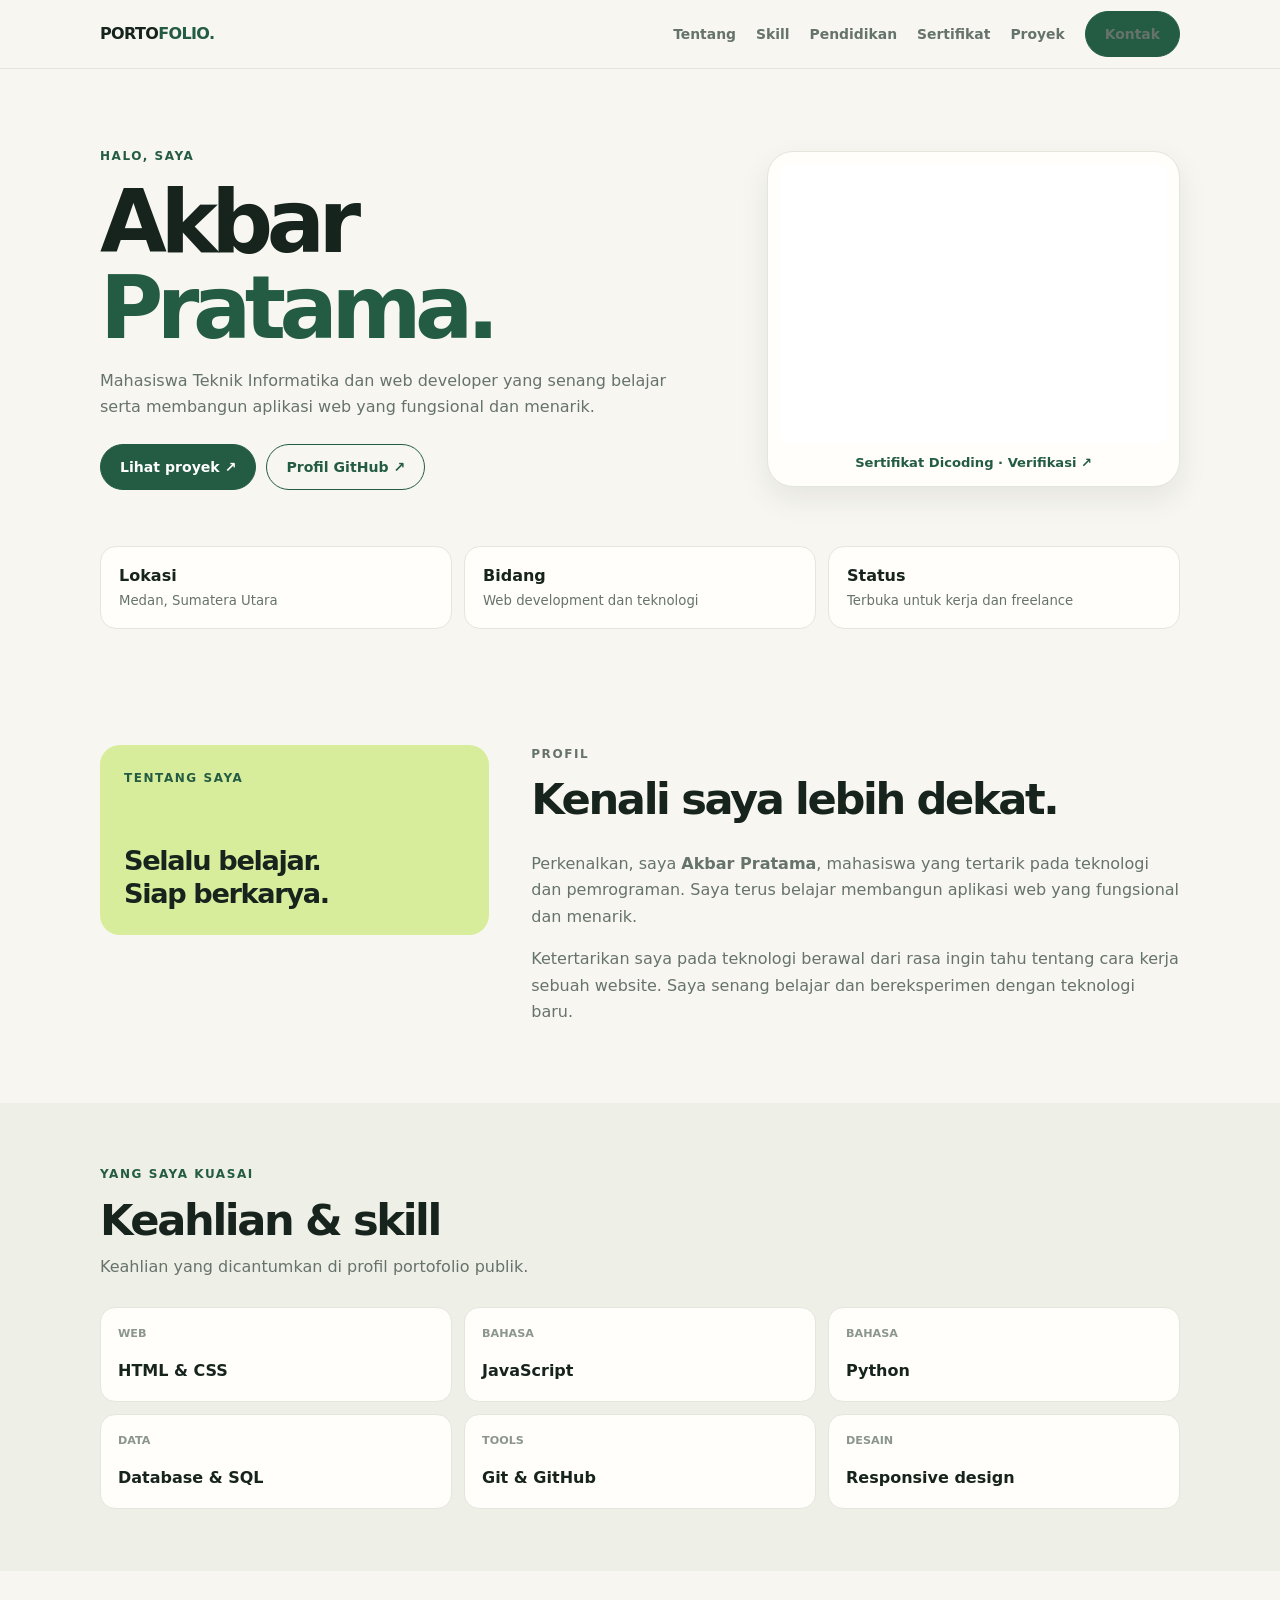
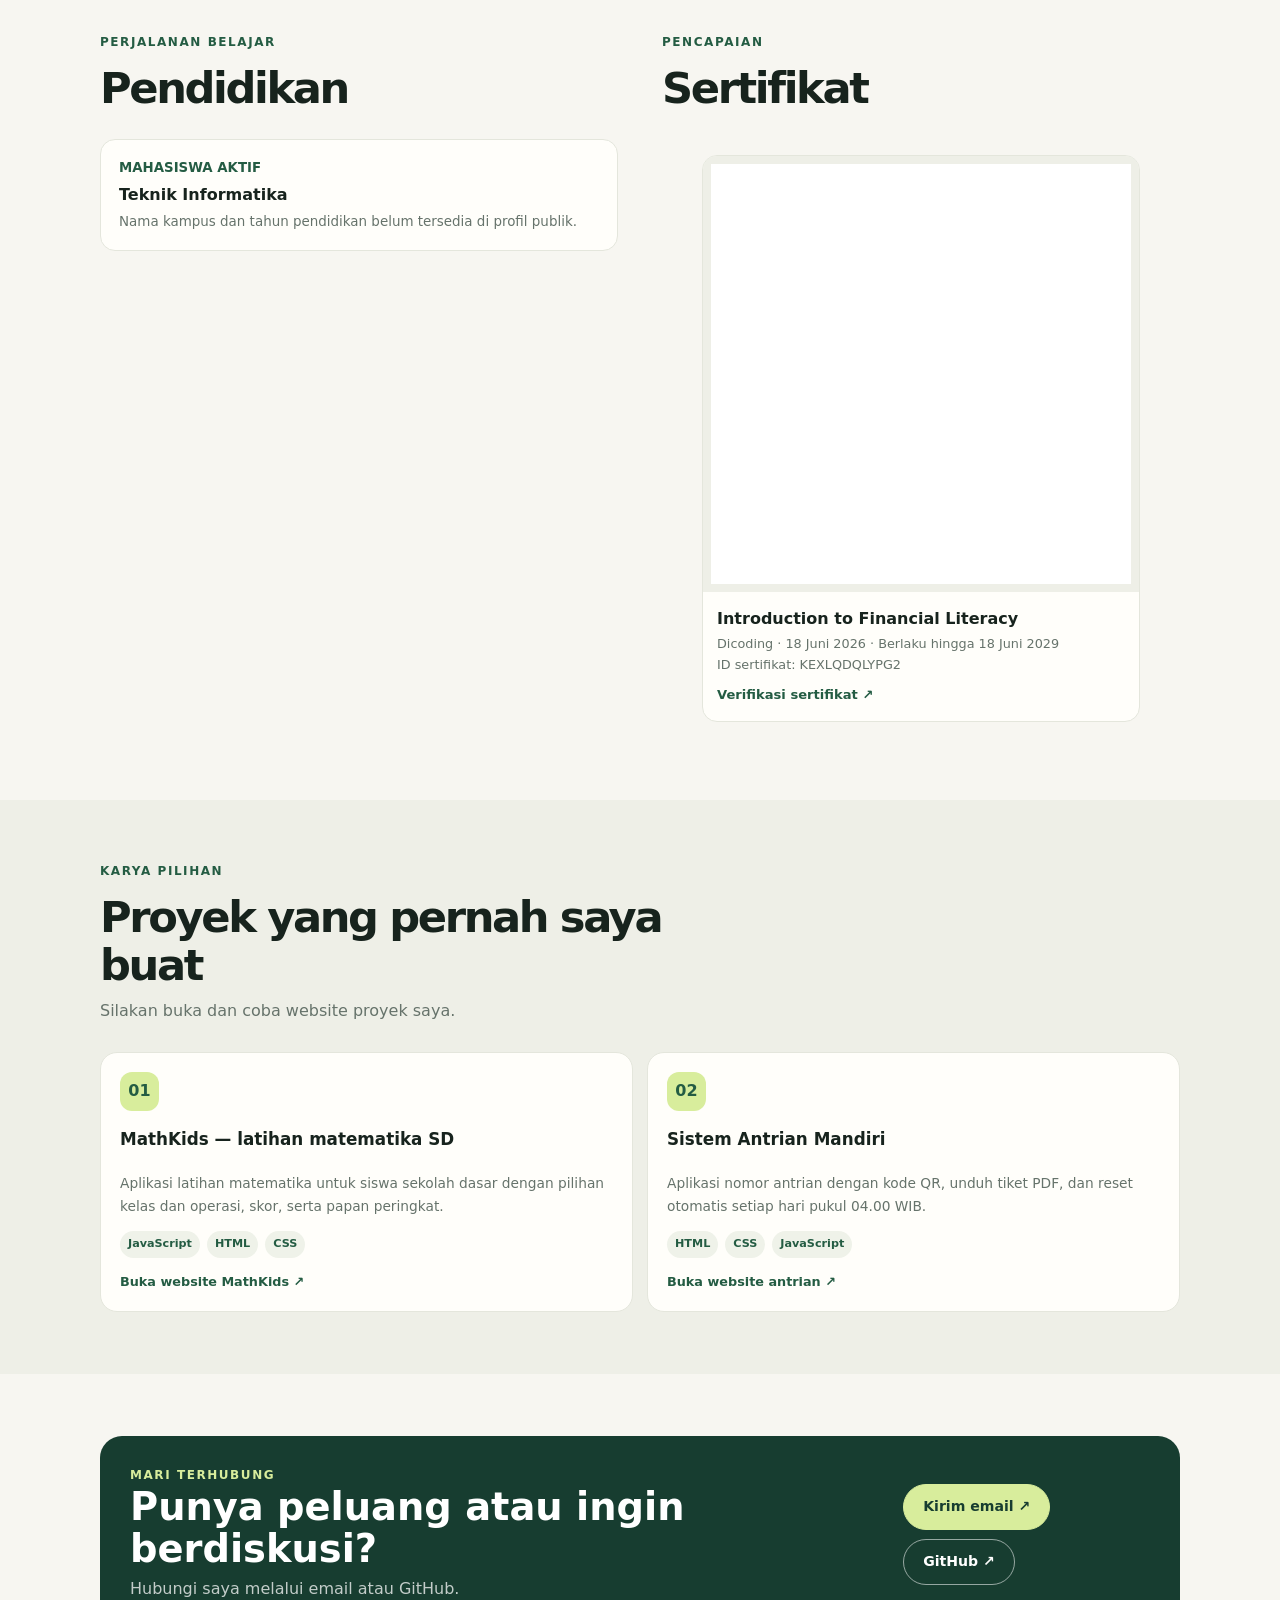
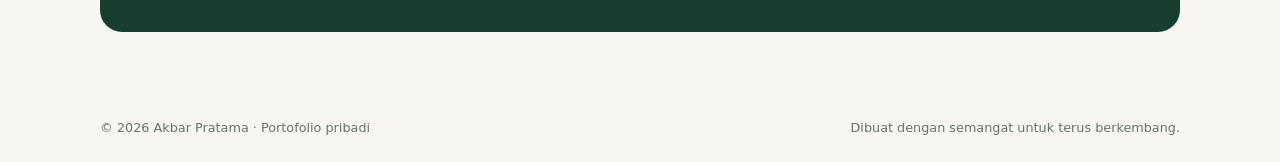
<file: site/index.html>
<!doctype html>
<html lang="id">
<head>
  <meta charset="utf-8">
  <meta name="viewport" content="width=device-width, initial-scale=1">
  <meta name="description" content="Portofolio Akbar Pratama — mahasiswa Teknik Informatika dan web developer.">
  <meta name="theme-color" content="#173d30">
  <title>Akbar Pratama — Portofolio</title>
  <style>
    :root{--ink:#17231d;--muted:#66736b;--green:#245c43;--deep:#173d30;--lime:#d8ed9c;--paper:#f7f6f1;--white:#fffefa;--line:#e4e6dc}*{box-sizing:border-box}html{scroll-behavior:smooth;scroll-padding-top:82px}body{margin:0;background:var(--paper);color:var(--ink);font:16px/1.65 Inter,system-ui,-apple-system,"Segoe UI",sans-serif}a{color:inherit;text-decoration:none}.wrap{width:min(1080px,calc(100% - 40px));margin:auto}.header{position:sticky;top:0;z-index:5;background:#f7f6f1ed;border-bottom:1px solid var(--line);backdrop-filter:blur(12px)}nav{min-height:68px;display:flex;align-items:center;justify-content:space-between;gap:20px}.brand{font-weight:850;letter-spacing:-.04em}.brand span{color:var(--green)}.links{display:flex;gap:20px;align-items:center}.links a{color:var(--muted);font-size:.87rem;font-weight:650}.links a:hover{color:var(--green)}.pill{display:inline-flex;align-items:center;justify-content:center;min-height:46px;padding:0 19px;border:1px solid var(--green);border-radius:99px;background:var(--green);color:white;font-size:.88rem;font-weight:750}.pill.light{background:transparent;color:var(--green)}.pill:hover{background:var(--deep);color:white}.hero{padding:78px 0 56px;display:grid;grid-template-columns:1.2fr .8fr;gap:48px;align-items:center}.label{margin:0 0 12px;color:var(--green);font-size:.75rem;font-weight:850;letter-spacing:.13em;text-transform:uppercase}.hero h1{margin:0 0 16px;font-size:clamp(3rem,7vw,5.4rem);line-height:1;letter-spacing:-.075em}.hero h1 span{color:var(--green)}.hero p:not(.label){max-width:590px;color:var(--muted)}.actions{display:flex;flex-wrap:wrap;gap:10px;margin-top:24px}.avatar{min-height:315px;display:grid;place-items:center;position:relative;overflow:hidden;border-radius:26px;background:var(--green)}.initials{width:152px;height:152px;display:grid;place-items:center;border-radius:50%;background:var(--lime);color:var(--deep);font-size:3.6rem;font-weight:900;letter-spacing:-.08em}.avatar small{position:absolute;bottom:15px;color:#ffffffc9}.avatar.cert-hero{min-height:0;display:flex;flex-direction:column;justify-content:center;gap:8px;padding:12px;border:1px solid var(--line);background:var(--white);box-shadow:0 12px 30px rgba(23,35,29,.08)}.avatar.cert-hero iframe{display:block;width:100%;height:280px;border:0;border-radius:10px;background:white}.avatar.cert-hero a{color:var(--green);font-size:.82rem;font-weight:750;text-align:center}.facts{display:grid;grid-template-columns:repeat(3,1fr);gap:12px;padding-bottom:54px}.fact,.card{border:1px solid var(--line);border-radius:16px;background:var(--white)}.fact{padding:16px 18px}.fact strong,.fact span{display:block}.fact span{color:var(--muted);font-size:.83rem}.section{padding:62px 0}.tint{background:#eeefe7}.heading{max-width:610px;margin-bottom:27px}.heading h2{margin:0 0 9px;font-size:clamp(2rem,4vw,2.7rem);line-height:1.1;letter-spacing:-.055em}.heading p:last-child{margin:0;color:var(--muted)}.about{display:grid;grid-template-columns:.75fr 1.25fr;gap:42px;align-items:start}.stamp{min-height:190px;display:flex;flex-direction:column;justify-content:space-between;padding:24px;border-radius:20px;background:var(--lime)}.stamp strong{max-width:260px;font-size:1.7rem;line-height:1.2;letter-spacing:-.05em}.copy p{color:var(--muted)}.skills{display:grid;grid-template-columns:repeat(3,1fr);gap:12px}.skill{min-height:95px;display:flex;flex-direction:column;justify-content:space-between;padding:17px;border:1px solid var(--line);border-radius:15px;background:var(--white)}.skill span{color:#8b968d;font-size:.7rem;font-weight:800}.columns{display:grid;grid-template-columns:1fr 1fr;gap:44px}.entry{padding:17px 18px;border:1px solid var(--line);border-radius:15px;background:var(--white)}.entry small{display:block;margin-bottom:3px;color:var(--green);font-weight:800}.entry p{margin:2px 0 0;color:var(--muted);font-size:.84rem}.certs{display:grid;gap:12px}.cert{overflow:hidden;border:1px solid var(--line);border-radius:15px;background:var(--white)}.cert-frame{position:relative;min-height:240px;padding:8px;background:#eeefe7}.cert-frame iframe{display:block;width:100%;height:420px;border:0;background:white}.cert figcaption{padding:14px}.cert figcaption strong,.cert figcaption span{display:block}.cert figcaption span{color:var(--muted);font-size:.8rem}.cert .verify{display:inline-block;margin-top:9px;color:var(--green);font-size:.82rem;font-weight:750}.cert .verify:hover{text-decoration:underline;text-underline-offset:3px}.projects{display:grid;grid-template-columns:repeat(auto-fit,minmax(280px,1fr));gap:14px}.project{display:flex;min-height:235px;flex-direction:column;padding:19px;border:1px solid var(--line);border-radius:17px;background:var(--white)}.project h3{margin:15px 0 5px;font-size:1.05rem}.project p{color:var(--muted);font-size:.86rem}.icon{width:39px;height:39px;display:grid;place-items:center;border-radius:12px;background:var(--lime);color:var(--green);font-weight:850}.tags,.project-links{display:flex;flex-wrap:wrap;gap:7px}.tags{margin-top:auto}.tag{padding:4px 8px;border-radius:99px;background:#eff2e9;color:var(--green);font-size:.7rem;font-weight:700}.project-links{margin-top:13px;gap:12px}.project-links a{color:var(--green);font-size:.8rem;font-weight:750}.project-links a:hover{text-decoration:underline;text-underline-offset:3px}.contact{display:flex;align-items:center;justify-content:space-between;gap:22px;padding:30px;border-radius:22px;background:var(--deep);color:white}.contact h2{margin:0 0 6px;font-size:clamp(1.7rem,4vw,2.4rem);line-height:1.1}.contact p{margin:0;color:#ffffffbd}.contact .label{color:var(--lime)}.contact .pill:first-child{border-color:var(--lime);background:var(--lime);color:var(--deep)}.contact .pill.light{border-color:#ffffff8c;color:white}.contact-links{display:flex;flex-wrap:wrap;gap:9px}footer{padding:23px 0;color:var(--muted);font-size:.8rem}footer .wrap{display:flex;justify-content:space-between;gap:12px}@media(max-width:700px){.hero{grid-template-columns:1fr;gap:22px;padding:50px 0 35px}.avatar{min-height:220px}.avatar.cert-hero{min-height:0}.avatar.cert-hero iframe{height:240px}.facts{grid-template-columns:1fr;gap:8px;padding-bottom:30px}.about,.columns{grid-template-columns:1fr;gap:20px}.stamp{min-height:145px}.skills{grid-template-columns:1fr 1fr}.section{padding:46px 0}.contact{align-items:flex-start;flex-direction:column;padding:24px 20px}.links{gap:10px}.links a:not(.nav-contact){display:none}.cert-frame iframe{height:320px}footer .wrap{flex-direction:column}}@media(prefers-reduced-motion:reduce){html{scroll-behavior:auto}}
  </style>
</head>
<body>
  <header class="header"><nav class="wrap" aria-label="Navigasi utama"><a class="brand" href="#beranda">PORTO<span>FOLIO.</span></a><div class="links"><a href="#tentang">Tentang</a><a href="#keahlian">Skill</a><a href="#pendidikan">Pendidikan</a><a href="#sertifikat">Sertifikat</a><a href="#proyek">Proyek</a><a class="pill nav-contact" href="#kontak">Kontak</a></div></nav></header>
  <main>
    <section class="hero wrap" id="beranda"><div><p class="label">Halo, saya</p><h1>Akbar <span>Pratama.</span></h1><p>Mahasiswa Teknik Informatika dan web developer yang senang belajar serta membangun aplikasi web yang fungsional dan menarik.</p><div class="actions"><a class="pill" href="#proyek">Lihat proyek ↗</a><a class="pill light" href="https://github.com/ap0700698-star" target="_blank" rel="noopener noreferrer">Profil GitHub ↗</a></div></div><div class="avatar cert-hero" aria-label="Pratinjau sertifikat Dicoding Akbar Pratama"><iframe src="https://docs.google.com/gview?embedded=1&amp;url=https%3A%2F%2Fwww.dicoding.com%2Fdicodingassets%2Fcoursecertificate%2F3ea10cfce4d4e21dbaf36023a982a1a741d7275d%2Fview" title="Sertifikat Dicoding Introduction to Financial Literacy milik Akbar Pratama" loading="eager"></iframe><a href="https://www.dicoding.com/certificates/KEXLQDQLYPG2" target="_blank" rel="noopener noreferrer">Sertifikat Dicoding · Verifikasi ↗</a></div></section>
    <div class="facts wrap"><div class="fact"><strong>Lokasi</strong><span>Medan, Sumatera Utara</span></div><div class="fact"><strong>Bidang</strong><span>Web development dan teknologi</span></div><div class="fact"><strong>Status</strong><span>Terbuka untuk kerja dan freelance</span></div></div>
    <section class="section wrap" id="tentang"><div class="about"><div class="stamp"><span class="label">Tentang saya</span><strong>Selalu belajar. Siap berkarya.</strong></div><div class="copy"><p class="label">Profil</p><div class="heading"><h2>Kenali saya lebih dekat.</h2></div><p>Perkenalkan, saya <strong>Akbar Pratama</strong>, mahasiswa yang tertarik pada teknologi dan pemrograman. Saya terus belajar membangun aplikasi web yang fungsional dan menarik.</p><p>Ketertarikan saya pada teknologi berawal dari rasa ingin tahu tentang cara kerja sebuah website. Saya senang belajar dan bereksperimen dengan teknologi baru.</p></div></div></section>
    <section class="section tint" id="keahlian"><div class="wrap"><div class="heading"><p class="label">Yang saya kuasai</p><h2>Keahlian &amp; skill</h2><p>Keahlian yang dicantumkan di profil portofolio publik.</p></div><div class="skills"><div class="skill"><span>WEB</span><strong>HTML &amp; CSS</strong></div><div class="skill"><span>BAHASA</span><strong>JavaScript</strong></div><div class="skill"><span>BAHASA</span><strong>Python</strong></div><div class="skill"><span>DATA</span><strong>Database &amp; SQL</strong></div><div class="skill"><span>TOOLS</span><strong>Git &amp; GitHub</strong></div><div class="skill"><span>DESAIN</span><strong>Responsive design</strong></div></div></div></section>
    <section class="section wrap" id="pendidikan"><div class="columns"><div><div class="heading"><p class="label">Perjalanan belajar</p><h2>Pendidikan</h2></div><article class="entry"><small>MAHASISWA AKTIF</small><strong>Teknik Informatika</strong><p>Nama kampus dan tahun pendidikan belum tersedia di profil publik.</p></article></div><div><div class="heading"><p class="label">Pencapaian</p><h2 id="sertifikat">Sertifikat</h2></div><div class="certs"><figure class="cert"><div class="cert-frame"><iframe src="https://docs.google.com/gview?embedded=1&amp;url=https%3A%2F%2Fwww.dicoding.com%2Fdicodingassets%2Fcoursecertificate%2F3ea10cfce4d4e21dbaf36023a982a1a741d7275d%2Fview" title="Sertifikat Dicoding Introduction to Financial Literacy milik Akbar Pratama" loading="lazy"></iframe></div><figcaption><strong>Introduction to Financial Literacy</strong><span>Dicoding · 18 Juni 2026 · Berlaku hingga 18 Juni 2029</span><span>ID sertifikat: KEXLQDQLYPG2</span><a class="verify" href="https://www.dicoding.com/certificates/KEXLQDQLYPG2" target="_blank" rel="noopener noreferrer">Verifikasi sertifikat ↗</a></figcaption></figure></div></div></div></section>
    <section class="section tint" id="proyek"><div class="wrap"><div class="heading"><p class="label">Karya pilihan</p><h2>Proyek yang pernah saya buat</h2><p>Silakan buka dan coba website proyek saya.</p></div><div class="projects"><article class="project"><div class="icon">01</div><h3>MathKids — latihan matematika SD</h3><p>Aplikasi latihan matematika untuk siswa sekolah dasar dengan pilihan kelas dan operasi, skor, serta papan peringkat.</p><div class="tags"><span class="tag">JavaScript</span><span class="tag">HTML</span><span class="tag">CSS</span></div><div class="project-links"><a href="https://ap0700698-star.github.io/matematika_sederhana/" target="_blank" rel="noopener noreferrer">Buka website MathKids ↗</a></div></article><article class="project"><div class="icon">02</div><h3>Sistem Antrian Mandiri</h3><p>Aplikasi nomor antrian dengan kode QR, unduh tiket PDF, dan reset otomatis setiap hari pukul 04.00 WIB.</p><div class="tags"><span class="tag">HTML</span><span class="tag">CSS</span><span class="tag">JavaScript</span></div><div class="project-links"><a href="https://ap0700698-star.github.io/antrian/" target="_blank" rel="noopener noreferrer">Buka website antrian ↗</a></div></article></div></div></section>
    <section class="section wrap" id="kontak"><div class="contact"><div><p class="label">Mari terhubung</p><h2>Punya peluang atau ingin berdiskusi?</h2><p>Hubungi saya melalui email atau GitHub.</p></div><div class="contact-links"><a class="pill" href="mailto:ap0700698@gmail.com">Kirim email ↗</a><a class="pill light" href="https://github.com/ap0700698-star" target="_blank" rel="noopener noreferrer">GitHub ↗</a></div></div></section>
  </main>
  <footer><div class="wrap"><span>© <span id="year">2026</span> Akbar Pratama · Portofolio pribadi</span><span>Dibuat dengan semangat untuk terus berkembang.</span></div></footer>
  <script>document.getElementById('year').textContent=new Date().getFullYear()</script>
</body>
</html>
</file>
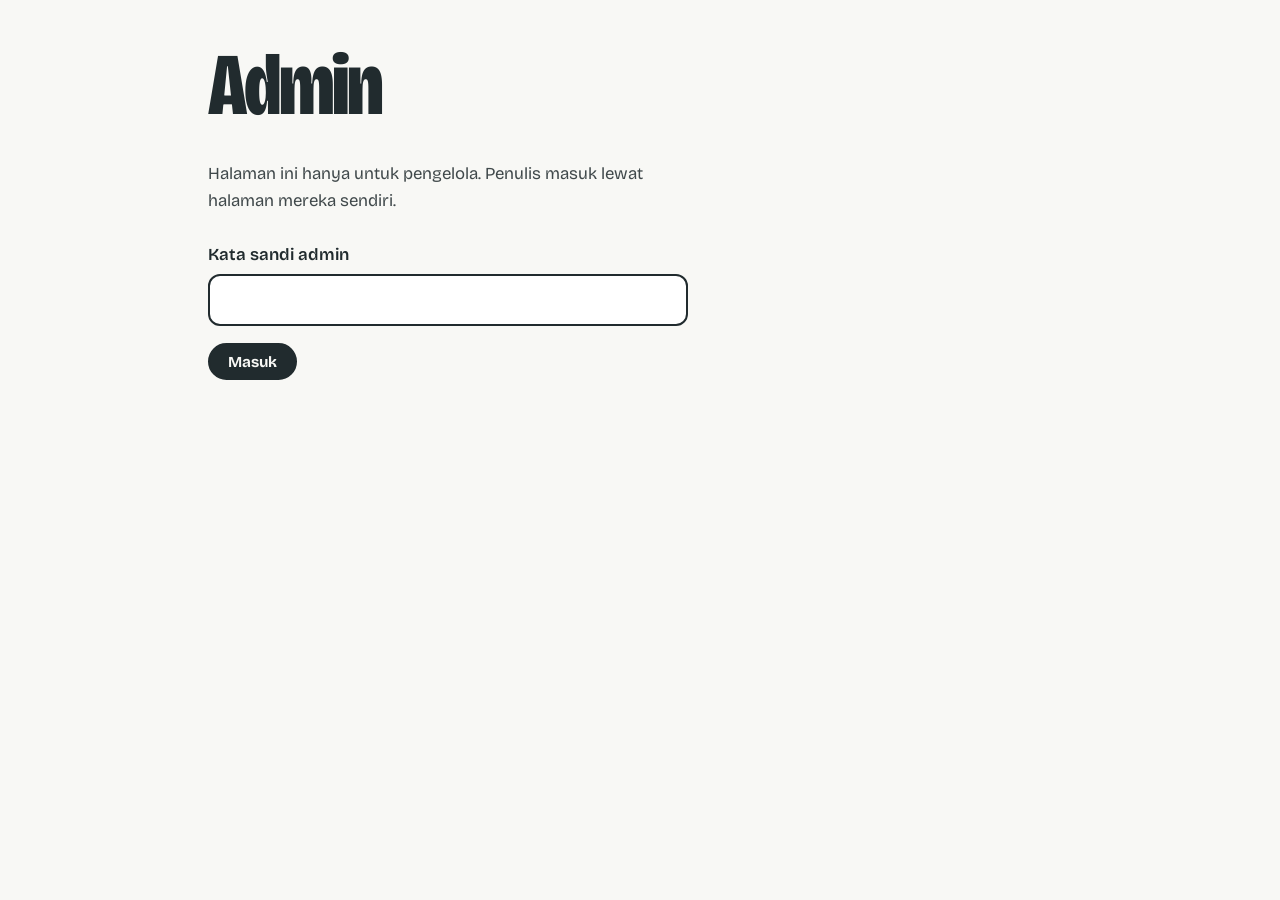
<file: admin.html>
<!DOCTYPE html>
<html lang="id"><head><meta charset="UTF-8"><meta name="viewport" content="width=device-width,initial-scale=1">
<meta name="robots" content="noindex,nofollow,noarchive"><title>Admin</title>
<link rel="preconnect" href="https://fonts.googleapis.com"><link rel="preconnect" href="https://fonts.gstatic.com" crossorigin>
<link href="https://fonts.googleapis.com/css2?family=Bricolage+Grotesque:opsz,wdth,wght@12..96,75..100,200..800&display=swap" rel="stylesheet">
<link rel="stylesheet" href="panel.css"><script src="api-config.js"></script><script src="gambar.js"></script></head><body>
<main class="wrap">
<section id="gate" class="narrow"><h1>Admin</h1><p class="sub">Halaman ini hanya untuk pengelola. Penulis masuk lewat halaman mereka sendiri.</p>
<form id="gf"><label for="gp">Kata sandi admin</label><input id="gp" type="password" autocomplete="current-password" required><div class="row" style="margin-top:1em"><button class="pri">Masuk</button></div><p class="err" id="ge" role="alert"></p></form></section>
<section id="app" class="hide">
<div class="row sp"><h1>Penulis</h1><button id="out">Keluar</button></div>
<p class="sub">Buat akun penulis. Setiap penulis mendapat sandi khusus yang hanya berlaku sekali untuk membuat sandi sendiri.</p>
<form id="af" class="box"><label for="un" style="margin-top:0">Username baru</label><div class="row"><input id="un" style="flex:1;min-width:12rem" placeholder="huruf kecil, angka, _  (3-20)" maxlength="20" autocomplete="off" required><button class="pri">Buat akun</button></div><p class="err" id="ae" role="alert"></p>
<div id="nc" class="hide"><p><b id="ncu"></b>: berikan sandi khusus ini ke penulis. <b>Hanya tampil sekali.</b></p><div class="code" id="ncc"></div><div class="row"><button type="button" id="cp">Salin</button></div></div></form>
<div id="ul"></div>
<div id="dt" class="hide"><h2 id="dth"></h2><div id="dl"></div><h2 id="dih"></h2><input id="fi" type="file" accept="image/*" class="hide"><div class="gl" id="di"></div></div>
</section></main><div class="toast" id="t"></div>
<script>
const $=i=>document.getElementById(i),API=window.WRITING_API;let T="";try{T=sessionStorage.getItem("at")||""}catch(e){}
const h=(t,p,...k)=>{const e=document.createElement(t);Object.assign(e,p||{});e.append(...k);return e};
const fmt=x=>x?new Date(x).toLocaleString("id-ID",{dateStyle:"medium",timeStyle:"short"}):"belum ada";
function toast(m){const t=$("t");t.textContent=m;t.classList.add("show");clearTimeout(t._);t._=setTimeout(()=>t.classList.remove("show"),2400)}
async function api(m,qs,b){const r=await fetch(API+(qs||""),{method:m,headers:{"content-type":"application/json",authorization:"Bearer "+T},body:b?JSON.stringify(b):undefined,cache:"no-store"});
const j=await r.json().catch(()=>({}));if(!r.ok){const e=new Error(j.error||r.status);e.status=r.status;throw e}return j}
function show(on){$("gate").classList.toggle("hide",on);$("app").classList.toggle("hide",!on);if(on)users()}
$("gf").onsubmit=async e=>{e.preventDefault();$("ge").textContent="";try{const r=await api("POST","?a=alogin",{password:$("gp").value});T=r.token;try{sessionStorage.setItem("at",T)}catch(_){}$("gp").value="";show(true)}catch(er){$("ge").textContent=er.message}};
$("out").onclick=()=>{T="";try{sessionStorage.removeItem("at")}catch(e){}show(false)};
function code(u,c){$("ncu").textContent=u;$("ncc").textContent=c;$("nc").classList.remove("hide");$("nc").scrollIntoView({behavior:"smooth",block:"center"})}
$("cp").onclick=()=>{navigator.clipboard&&navigator.clipboard.writeText($("ncc").textContent).then(()=>toast("Tersalin"))};
$("af").onsubmit=async e=>{e.preventDefault();$("ae").textContent="";$("nc").classList.add("hide");
try{const r=await api("POST","?a=adduser",{username:$("un").value});$("un").value="";code(r.username,r.code);users()}catch(er){$("ae").textContent=er.message}};
async function users(){let l;try{l=await api("GET","?a=users")}catch(e){if(e.status===401)return show(false);return toast("Gagal: "+e.message)}
const box=$("ul");box.replaceChildren(l.length?"":h("p",{className:"sub"},"Belum ada penulis."));
l.forEach(u=>box.append(h("div",{className:"u"},
h("div",{},h("b",{},u.username),h("span",{className:"bd"+(u.active?" on":"")},u.active?"Aktif":"Belum buat sandi")),
h("p",{className:"meta"},"Akun dibuat "+fmt(u.created)+". Sandi dibuat penulis: "+fmt(u.pw_set)+". Login terakhir: "+fmt(u.last_login)+". Tulisan: "+u.n+"."),
h("div",{className:"row"},h("button",{onclick:()=>view(u.username)},"Lihat tulisan"),
h("button",{onclick:async()=>{if(!confirm("Reset sandi "+u.username+"? Sandi lamanya tidak berlaku dan dia harus membuat sandi baru."))return;try{const r=await api("POST","?a=reset",{username:u.username});code(r.username,r.code);users()}catch(e){toast(e.message)}}},"Reset sandi"),
h("button",{className:"dg",onclick:async()=>{if(!confirm("Hapus "+u.username+" beserta SEMUA tulisannya?"))return;await api("DELETE","?a=user&u="+encodeURIComponent(u.username));$("dt").classList.add("hide");users()}},"Hapus")))))}
async function view(u){const l=await api("GET","?a=uw&u="+encodeURIComponent(u));$("dt").classList.remove("hide");$("dth").textContent="Tulisan "+u;
const d=$("dl");d.replaceChildren(l.length?"":h("p",{className:"sub"},"Belum ada tulisan."));
l.forEach(w=>{const pre=h("pre",{className:"hide"},w.body||"(kosong)"),cm=h("div",{className:"hide"});
d.append(h("div",{className:"w"},h("b",{},w.title||"Tanpa judul"),h("span",{className:"bd"+(w.published?" on":"")},w.published?"Terbit":"Draf"),
h("p",{className:"meta"},[w.tag,w.date,"diubah "+fmt(w.updated)].filter(Boolean).join(", ")),pre,
cm,h("div",{className:"row"},h("button",{onclick:()=>pre.classList.toggle("hide")},"Baca isi"),h("button",{onclick:()=>komen(w,cm)},"Komentar ("+(w.nc||0)+")"),
w.published?h("button",{onclick:async()=>{await api("PUT","?a=unpub&id="+w.id);view(u)}},"Tarik dari publik"):"",
h("button",{className:"dg",onclick:async()=>{if(!confirm("Hapus tulisan ini?"))return;await api("DELETE","?a=dw&id="+w.id);view(u);users()}},"Hapus"))))});
await imgs(u);$("dt").scrollIntoView({behavior:"smooth"})}
async function komen(w,box){box.classList.toggle("hide");if(!box.classList.contains("hide"))await muat(w,box)}
async function muat(w,box){box.replaceChildren();let l=[];try{l=await api("GET","?a=acm&id="+w.id)}catch(e){return toast(e.message)}
if(!l.length)return box.append(h("p",{className:"meta"},"Belum ada komentar."));
l.forEach(c=>box.append(h("div",{className:"box"},h("b",{},c.name),h("span",{className:"meta"}," "+fmt(c.created)),h("p",{style:"white-space:pre-wrap;overflow-wrap:anywhere"},c.body),
h("button",{className:"dg",onclick:async()=>{if(!confirm("Hapus komentar ini?"))return;try{await api("DELETE","?a=acm&id="+c.id);muat(w,box)}catch(e){toast(e.message)}}},"Hapus"))))}
async function imgs(u){const l=await api("GET","?a=uimgs&u="+encodeURIComponent(u));$("dih").textContent="Gambar "+u;const g=$("di");g.replaceChildren(l.length?"":h("p",{className:"meta"},"Belum ada gambar."));
l.forEach(i=>g.append(h("div",{className:"gi"},h("img",{src:imgUrl(i.id,i.updated),alt:i.name||"gambar",loading:"lazy"}),h("div",{className:"row"},
h("button",{onclick:()=>{const f=$("fi");f.value="";f.onchange=async()=>{if(!f.files[0])return;try{await api("PUT","?a=aimg&id="+i.id,{data:await packImage(f.files[0])});imgs(u);toast("Gambar diganti")}catch(e){toast(e.message)}};f.click()}},"Ganti"),
h("button",{className:"dg",onclick:async()=>{if(!confirm("Hapus gambar ini? Tulisan yang memakainya akan kehilangan gambarnya."))return;try{await api("DELETE","?a=aimg&id="+i.id);imgs(u);toast("Gambar dihapus")}catch(e){toast(e.message)}}},"Hapus")))))}

if(T){api("GET","?a=check").then(()=>show(true)).catch(()=>show(false))}
</script></body></html>
</file>
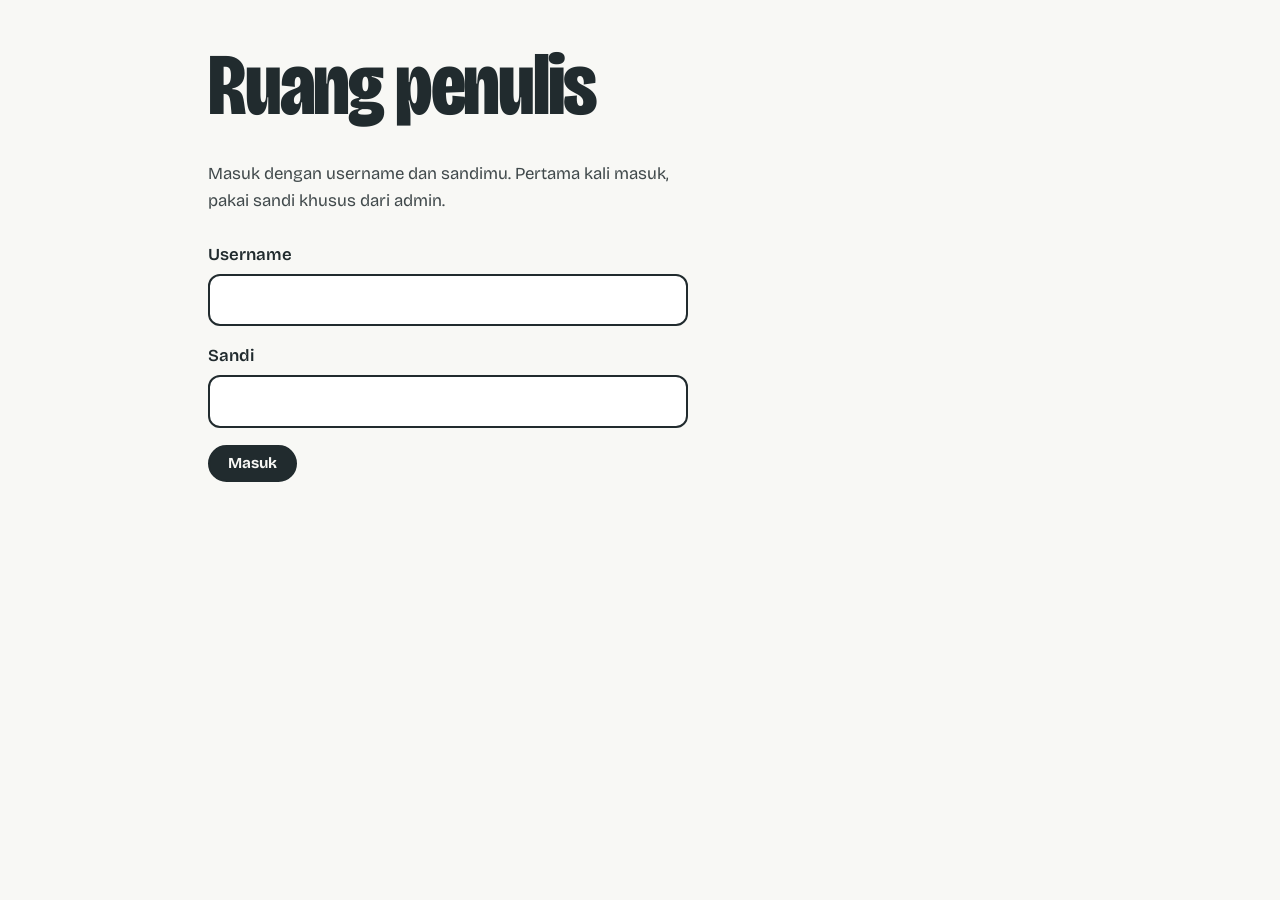
<file: penulis.html>
<!DOCTYPE html>
<html lang="id"><head><meta charset="UTF-8"><meta name="viewport" content="width=device-width,initial-scale=1">
<meta name="robots" content="noindex,nofollow,noarchive"><title>Ruang Penulis</title>
<link rel="preconnect" href="https://fonts.googleapis.com"><link rel="preconnect" href="https://fonts.gstatic.com" crossorigin>
<link href="https://fonts.googleapis.com/css2?family=Bricolage+Grotesque:opsz,wdth,wght@12..96,75..100,200..800&display=swap" rel="stylesheet">
<link rel="stylesheet" href="panel.css"><script src="api-config.js"></script><script src="gambar.js"></script>
<style>.ed{display:flex;gap:4vw;align-items:flex-start;flex-wrap:wrap}.lst{flex:0 1 15rem;min-width:12rem}.main{flex:1 1 24rem}
.it{display:block;width:100%;text-align:left;border:0;border-top:2px solid var(--w);border-radius:0;padding:.7em 0;font-weight:600}.it.on{color:var(--li)}.it small{display:block;font-weight:400;opacity:.7}
.tt{font:800 clamp(1.8rem,5vw,3rem)/1.05 var(--f);border:0;border-bottom:2px solid var(--w);border-radius:0;background:none;margin:.5em 0}.bi{min-height:50vh;margin-top:.6em;line-height:1.8}</style></head><body>
<main class="wrap">
<section id="lg" class="narrow"><h1>Ruang penulis</h1><p class="sub">Masuk dengan username dan sandimu. Pertama kali masuk, pakai sandi khusus dari admin.</p>
<form id="lf"><label for="lu">Username</label><input id="lu" autocomplete="username" autocapitalize="none" required>
<label for="ls">Sandi</label><input id="ls" type="password" autocomplete="current-password" required>
<div class="row" style="margin-top:1em"><button class="pri">Masuk</button></div><p class="err" id="le" role="alert"></p></form></section>
<section id="su" class="narrow hide"><h1>Buat sandimu</h1><p class="sub">Sandi dari admin sudah dipakai dan tidak berlaku lagi. Buat sandi yang hanya kamu yang tahu, minimal 8 karakter. Setelah itu kamu masuk lagi dengan sandi barumu.</p>
<form id="sf"><label for="p1">Sandi baru</label><input id="p1" type="password" autocomplete="new-password" minlength="8" required>
<label for="p2">Ulangi sandi</label><input id="p2" type="password" autocomplete="new-password" minlength="8" required>
<div class="row" style="margin-top:1em"><button class="pri">Simpan sandi</button></div><p class="err" id="se" role="alert"></p></form></section>
<section id="ed" class="hide"><div class="row sp"><h1 id="hi">Tulisanku</h1><button id="out">Keluar</button></div>
<div class="ed"><div class="lst"><button class="pri" id="nw">Tulisan baru</button><div id="ls2" style="margin-top:1em"></div></div>
<div class="main" id="mn"><p class="sub" id="em">Pilih tulisan atau buat yang baru.</p>
<div id="fm" class="hide"><div class="row"><input id="ftag" placeholder="Tag, mis. Catatan" style="flex:1;min-width:8rem"><input id="fdate" placeholder="Tanggal, mis. November 2026" style="flex:1;min-width:8rem"></div>
<textarea class="tt" id="ftitle" rows="2" placeholder="Judul"></textarea><textarea id="fex" rows="2" placeholder="Ringkasan singkat (boleh kosong)"></textarea>
<textarea class="bi" id="fbody" placeholder="Mulai menulis. Baris kosong = paragraf baru. ### subjudul. > kutipan."></textarea>
<div class="row" style="margin-top:1em"><button id="sv">Simpan draf</button><button class="pri" id="pb">Terbitkan</button><button id="up" class="hide">Tarik dari publik</button><button class="dg" id="dl">Hapus</button><span id="wc" class="meta"></span></div><h2 style="font-size:1.5rem">Gambar</h2><div class="row"><button id="ad" type="button">Tambah gambar</button><input id="fi" type="file" accept="image/*" class="hide"><span class="meta">Dimampatkan otomatis. Klik Sisipkan untuk menaruhnya di tulisan. Ketik keterangan di dalam tanda [ ] kalau perlu.</span></div><div id="gm" class="gl"></div><h2 id="cmh" style="font-size:1.5rem;margin-top:1.6em">Komentar</h2><div id="cm"></div></div></div></div></section></main><div class="toast" id="t"></div>
<script>
const $=i=>document.getElementById(i),API=window.WRITING_API;let T="",W="",list=[],cid=null,dirty=false,tm;
try{W=sessionStorage.getItem("wt")||""}catch(e){}
const h=(t,p,...k)=>{const e=document.createElement(t);Object.assign(e,p||{});e.append(...k);return e};
function toast(m){const t=$("t");t.textContent=m;t.classList.add("show");clearTimeout(t._);t._=setTimeout(()=>t.classList.remove("show"),2400)}
async function api(m,qs,b,tok){let r;try{r=await fetch(API+(qs||""),{method:m,headers:{"content-type":"application/json",authorization:"Bearer "+(tok||W)},body:b?JSON.stringify(b):undefined,cache:"no-store"})}catch(x){const e=new Error("Tidak bisa terhubung ke server. Periksa api-config.js dan ALLOWED_ORIGIN.");e.status=0;throw e}
const j=await r.json().catch(()=>({}));if(!r.ok){const e=new Error(j.error||r.status);e.status=r.status;throw e}return j}
function view(v){["lg","su","ed"].forEach(x=>$(x).classList.toggle("hide",x!==v))}
$("lf").onsubmit=async e=>{e.preventDefault();$("le").className="err";$("le").textContent="";
try{const un=$("lu").value,sc=$("ls").value;const r=await api("POST","?a=login",{username:un,secret:sc},null,"x");$("ls").value="";
if(r.state==="setup"){T={username:un,secret:sc};view("su");$("p1").focus()}else{W=r.token;try{sessionStorage.setItem("wt",W)}catch(_){}enter(r.username)}}catch(er){$("le").textContent=er.message+" [tahap: masuk, kode "+er.status+"]"}};
$("sf").onsubmit=async e=>{e.preventDefault();$("se").textContent="";if(!T){view("lg");return}if($("p1").value!==$("p2").value){$("se").textContent="Kedua sandi tidak sama.";return}
try{await api("POST","?a=setpw",{username:T.username,secret:T.secret,password:$("p1").value});T=null;$("p1").value=$("p2").value="";view("lg");$("le").className="ok";$("le").textContent="Sandi tersimpan. Sekarang masuk dengan sandi barumu.";$("ls").focus()}catch(er){$("se").textContent=er.message+" [tahap: simpan sandi, kode "+er.status+"]"}};
$("out").onclick=async()=>{await flush();try{await api("POST","?a=logout")}catch(e){}W="";try{sessionStorage.removeItem("wt")}catch(e){}location.reload()};
const F=["ftag","fdate","ftitle","fex","fbody"],cur=()=>list.find(x=>x.id===cid);
const vals=()=>({tag:$("ftag").value.trim(),date:$("fdate").value.trim(),title:$("ftitle").value.trim(),excerpt:$("fex").value.trim(),body:$("fbody").value});
async function enter(u){view("ed");$("hi").textContent="Tulisan "+u;try{list=await api("GET","?a=mine")}catch(e){if(e.status===401){W="";return view("lg")}return toast(e.message)}
draw();loadImgs();list.length?pick(list[0].id):mk()}
function draw(){const b=$("ls2");b.replaceChildren();list.forEach(d=>b.append(h("button",{className:"it"+(d.id===cid?" on":""),onclick:async()=>{await flush();pick(d.id)}},d.title||"Tanpa judul",h("small",{},(d.published?"Terbit":"Draf")+(d.nc?", "+d.nc+" komentar":"")))))}
function pick(id){cid=id;dirty=false;const d=cur();if(!d)return;$("em").classList.add("hide");$("fm").classList.remove("hide");
$("ftag").value=d.tag||"";$("fdate").value=d.date||"";$("ftitle").value=d.title||"";$("fex").value=d.excerpt||"";$("fbody").value=d.body||"";$("up").classList.toggle("hide",!d.published);wc();draw();loadCm()}
async function flush(x){if(!cid||(!dirty&&!x))return;clearTimeout(tm);dirty=false;const d=cur(),f={...vals(),...(x||{})};Object.assign(d,f);try{await api("PUT","?a=w&id="+d.id,f)}catch(e){dirty=true;toast("Gagal menyimpan: "+e.message)}}
async function mk(){await flush();const d={tag:"Catatan",date:new Date().toLocaleDateString("id-ID",{month:"long",year:"numeric"}),title:"",excerpt:"",body:"",published:false};
try{const r=await api("POST","?a=w",d);d.id=r.id;list.unshift(d);pick(d.id);$("ftitle").focus()}catch(e){toast(e.message)}}
function wc(){const s=($("fbody").value+" "+$("ftitle").value).trim();$("wc").textContent=(s?s.split(/\s+/).length:0)+" kata"}
F.forEach(i=>$(i).addEventListener("input",()=>{wc();dirty=true;clearTimeout(tm);tm=setTimeout(()=>flush().then(draw),700);if(i==="ftitle"){cur().title=$("ftitle").value;draw()}}));
$("nw").onclick=mk;$("sv").onclick=async()=>{dirty=true;await flush();draw();toast("Tersimpan")};
$("pb").onclick=async()=>{const f=vals();if(!f.title||!f.body.trim())return toast("Isi judul dan isi tulisan dulu.");
if(!f.excerpt){f.excerpt=(()=>{const t=f.body.replace(/!\[[^\]]*\]\(img:[a-z0-9]+\)/g," ").replace(/\s+/g," ").trim();return t.slice(0,170)+(t.length>170?"…":"")})();$("fex").value=f.excerpt}
await flush({excerpt:f.excerpt,published:true});$("up").classList.remove("hide");draw();toast("Terbit, sudah tampil di portofolio")};
$("up").onclick=async()=>{await flush({published:false});$("up").classList.add("hide");draw();toast("Ditarik dari publik")};
$("dl").onclick=async()=>{const d=cur();if(!d||!confirm("Hapus tulisan ini? Jika sudah terbit, hilang dari portofolio."))return;clearTimeout(tm);dirty=false;
try{await api("DELETE","?a=w&id="+d.id)}catch(e){return toast(e.message)}list=list.filter(x=>x.id!==d.id);cid=null;list.length?pick(list[0].id):mk();draw()};
async function loadCm(){const d=cur(),b=$("cm");b.replaceChildren();if(!d)return;let l=[];try{l=await api("GET","?a=wcm&id="+d.id)}catch(e){return}
$("cmh").textContent="Komentar ("+l.length+")";
if(!l.length)return b.append(h("p",{className:"meta"},d.published?"Belum ada komentar.":"Komentar muncul setelah tulisan diterbitkan."));
l.forEach(c=>b.append(h("div",{className:"w"},h("b",{},c.name),h("p",{className:"meta"},new Date(c.created).toLocaleString("id-ID",{dateStyle:"medium",timeStyle:"short"})),h("p",{style:"white-space:pre-wrap;overflow-wrap:anywhere"},c.body),
h("button",{type:"button",className:"dg",onclick:async()=>{if(!confirm("Hapus komentar ini?"))return;try{await api("DELETE","?a=wcm&id="+c.id);loadCm()}catch(e){toast(e.message)}}},"Hapus"))))}
let imgs=[];
const pilihFile=cb=>{const f=$("fi");f.value="";f.onchange=async()=>{if(!f.files[0])return;try{await cb(f.files[0])}catch(e){toast(e.message)}};f.click()};
async function loadImgs(){try{imgs=await api("GET","?a=imgs")}catch(e){return}drawImgs()}
function drawImgs(){const g=$("gm");g.replaceChildren(imgs.length?"":h("p",{className:"meta"},"Belum ada gambar."));
imgs.forEach(i=>g.append(h("div",{className:"gi"},h("img",{src:imgUrl(i.id,i.updated),alt:i.name||"gambar",loading:"lazy"}),
h("div",{className:"row"},h("button",{type:"button",onclick:()=>imgIns(i.id)},"Sisipkan"),h("button",{type:"button",onclick:()=>imgSwap(i)},"Ganti"),h("button",{type:"button",className:"dg",onclick:()=>imgDel(i)},"Hapus")))))}
function imgIns(id){const t=$("fbody"),a=t.selectionStart==null?t.value.length:t.selectionStart,e=t.selectionEnd==null?a:t.selectionEnd,x="\n\n![](img:"+id+")\n\n";
t.value=t.value.slice(0,a)+x+t.value.slice(e);t.focus();t.selectionStart=t.selectionEnd=a+x.length;t.dispatchEvent(new Event("input"))}
$("ad").onclick=()=>pilihFile(async f=>{const r=await api("POST","?a=img",{name:f.name,data:await packImage(f)});await loadImgs();imgIns(r.id);toast("Gambar ditambahkan")});
const imgSwap=i=>pilihFile(async f=>{await api("PUT","?a=img&id="+i.id,{data:await packImage(f)});await loadImgs();toast("Gambar diganti")});
async function imgDel(i){if(!confirm("Hapus gambar ini? Tulisan yang memakainya akan kehilangan gambarnya."))return;try{await api("DELETE","?a=img&id="+i.id);await loadImgs();toast("Gambar dihapus")}catch(e){toast(e.message)}}
addEventListener("beforeunload",()=>{if(dirty)flush()});
if(W)api("GET","?a=me").then(r=>enter(r.username)).catch(()=>{W="";view("lg")});
</script></body></html>
</file>
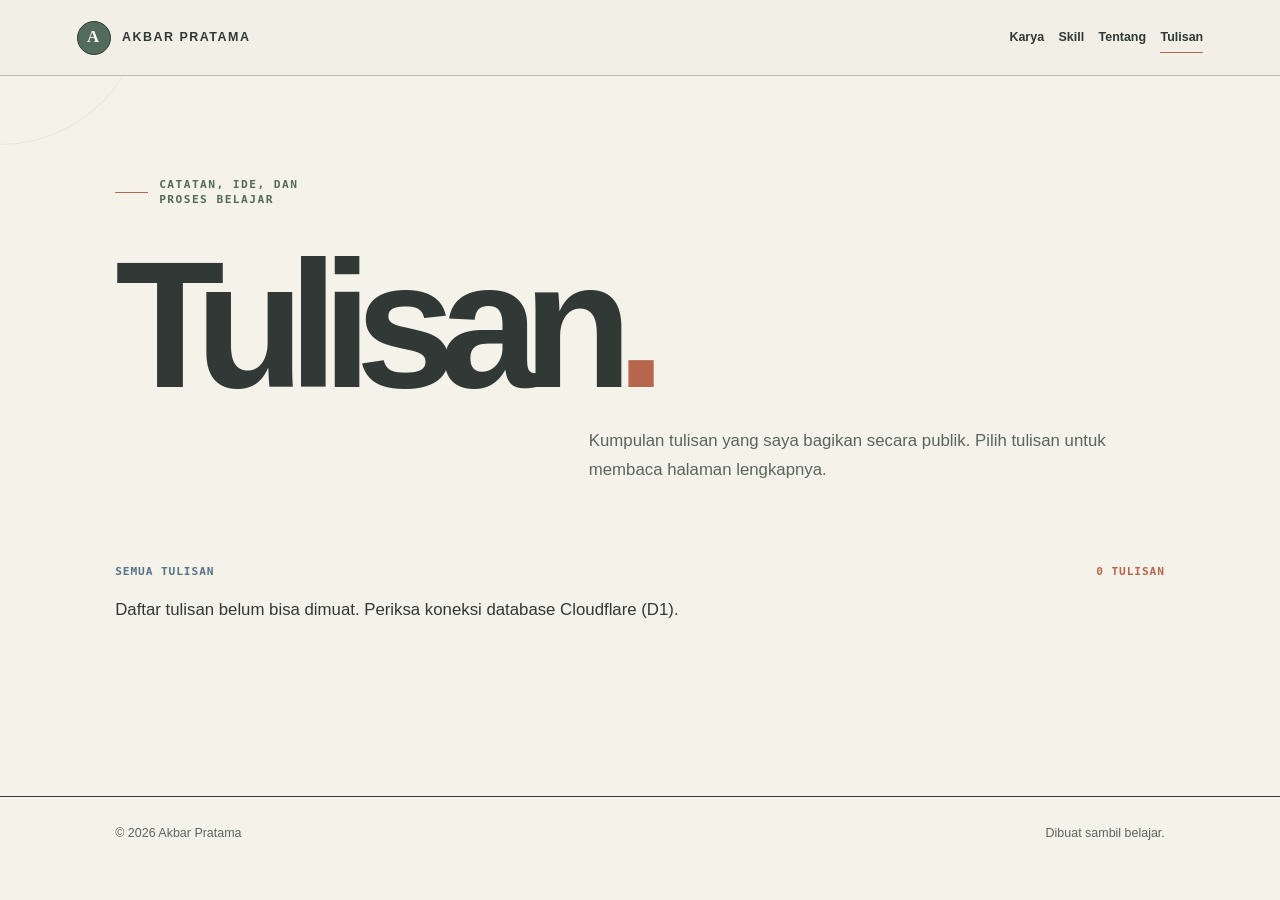
<file: writings.html>
<!DOCTYPE html>
<html lang="id"><head><meta charset="UTF-8"><meta name="viewport" content="width=device-width,initial-scale=1">
<meta name="description" content="Tulisan dan catatan Akbar Pratama."><meta name="theme-color" content="#f8f8f5"><title>Tulisan — Akbar Pratama</title>
<link rel="icon" href="data:image/svg+xml,%3Csvg xmlns='http://www.w3.org/2000/svg' viewBox='0 0 48 48'%3E%3Crect width='48' height='48' fill='%23f8f8f5'/%3E%3Ctext x='24' y='38' font-size='32' text-anchor='middle' font-family='Arial' font-weight='900' fill='%23212b2e'%3EA%3C/text%3E%3C/svg%3E"><link rel="preconnect" href="https://fonts.googleapis.com"><link rel="preconnect" href="https://fonts.gstatic.com" crossorigin>
<link href="https://fonts.googleapis.com/css2?family=Bricolage+Grotesque:opsz,wdth,wght@12..96,75..100,200..800&display=swap" rel="stylesheet"><link rel="stylesheet" href="tema.css"><script src="api-config.js"></script></head><body>
<nav><a class="lg" href="index.html">Akbar Pratama</a><div class="nl"><a class="ln" href="index.html#karya">Karya</a><a class="ln" href="index.html#skill">Skill</a><a class="ln" href="index.html#tentang">Tentang</a><a class="ln on" href="writings.html">Tulisan</a></div></nav>
<main class="wr"><p class="top">Catatan, ide, dan proses belajar</p><h1>Tulisan<span>.</span></h1>
<p class="intro">Kumpulan tulisan yang saya bagikan secara publik. Pilih tulisan untuk membaca halaman lengkapnya.</p>
<div class="headrow"><span>Semua tulisan</span><span class="count" id="count">memuat</span></div>
<section class="feed" id="feed" aria-live="polite"><div class="empty">Memuat daftar tulisan…</div></section></main>
<footer><span>© <span id="year"></span> Akbar Pratama</span><span>Dibuat sambil belajar.</span></footer>
<script type="module">
document.getElementById("year").textContent=new Date().getFullYear();
const main=document.querySelector("main"),listHTML=main.innerHTML;
const esc=s=>String(s??"").replace(/[&<>"']/g,c=>({"&":"&amp;","<":"&lt;",">":"&gt;",'"':"&quot;","'":"&#39;"}[c]));
function bodyHtml(t){return String(t||"").split(/\n{2,}/).map(b=>{b=b.trim();if(!b)return"";
 const im=b.match(/^!\[([^\]]*)\]\(img:([a-z0-9]+)\)$/);if(im)return'<figure><img src="'+esc(window.WRITING_API)+'?a=img&id='+im[2]+'" alt="'+esc(im[1])+'" loading="lazy" onerror="this.parentNode.remove()">'+(im[1]?'<figcaption>'+esc(im[1])+'</figcaption>':"")+'</figure>';
 if(b.startsWith("### "))return"<h2>"+esc(b.slice(4))+"</h2>";
 if(b.startsWith("> "))return"<blockquote>"+esc(b.slice(2)).replace(/\n/g,"<br>")+"</blockquote>";
 return"<p>"+esc(b).replace(/\n/g,"<br>")+"</p>"}).join("")}
function cmtInit(wid){const box=document.getElementById("cmt");if(!box)return;
 box.innerHTML='<h2>Komentar</h2><div id="cl" aria-live="polite"></div><form id="cf" novalidate><label for="cn">Namamu</label><input id="cn" maxlength="40" autocomplete="nickname" placeholder="Boleh nama panggilan"><label for="cb">Komentar untuk penulis</label><textarea id="cb" rows="4" maxlength="1000" placeholder="Tulis komentarmu di sini"></textarea><input id="cw" class="hp" tabindex="-1" autocomplete="off" aria-hidden="true"><div class="cr"><button class="bt" id="cs">Kirim komentar</button><span id="cc">0/1000</span></div><p id="ce" role="alert"></p></form>';
 const $=i=>document.getElementById(i),API=window.WRITING_API;
 const fmt=t=>new Date(t).toLocaleDateString("id-ID",{day:"numeric",month:"long",year:"numeric"});
 const add=c=>{const d=document.createElement("div");d.className="ci";const b=document.createElement("b");b.textContent=c.name;const m=document.createElement("small");m.textContent=" "+fmt(c.created);const p=document.createElement("p");p.textContent=c.body;d.append(b,m,p);$("cl").append(d)};
 fetch(API+"?a=cm&id="+encodeURIComponent(wid),{cache:"no-store"}).then(r=>r.json()).then(l=>{if(!Array.isArray(l)||!l.length){$("cl").innerHTML='<p class="note" id="c0">Belum ada komentar. Jadilah yang pertama.</p>';return}l.forEach(add)}).catch(()=>{$("cl").innerHTML='<p class="note">Komentar belum bisa dimuat.</p>'});
 $("cb").addEventListener("input",()=>{$("cc").textContent=$("cb").value.length+"/1000"});
 $("cf").addEventListener("submit",async e=>{e.preventDefault();const er=$("ce");er.textContent="";const btn=$("cs");btn.disabled=true;btn.textContent="Mengirim…";
  try{const r=await fetch(API+"?a=cm&id="+encodeURIComponent(wid),{method:"POST",headers:{"content-type":"application/json"},body:JSON.stringify({name:$("cn").value,body:$("cb").value,hp:$("cw").value})});const j=await r.json().catch(()=>({}));
   if(!r.ok)throw new Error(j.error||"Gagal mengirim, coba lagi.");
   const z=$("c0");if(z)z.remove();if(j.c)add(j.c);$("cb").value="";$("cc").textContent="0/1000";er.className="ok";er.textContent="Terkirim. Terima kasih sudah berkomentar."}
  catch(x){er.className="err";er.textContent=x.message}
  btn.disabled=false;btn.textContent="Kirim komentar"})}
let items=null,failed=false;
function show(){
 const id=decodeURIComponent(location.hash.slice(1));
 if(id){const it=(items||[]).find(x=>x.id===id);
  main.innerHTML='<a class="back" href="#">Semua tulisan</a>'+(it?
   '<article class="full"><div class="meta">'+esc([it.tag,it.date,it.author&&"oleh "+it.author].filter(Boolean).join(", "))+'</div><h1>'+esc(it.title)+'</h1>'+(it.excerpt?'<p class="excerpt">'+esc(it.excerpt)+'</p>':'')+'<div class="content">'+bodyHtml(it.body)+'</div></article><section class="cmt" id="cmt"></section>'
   :'<div class="empty">'+(items?"Tulisan tidak ditemukan.":"Memuat…")+'</div>');if(it)cmtInit(it.id);return}
 main.innerHTML=listHTML;const feed=document.getElementById("feed"),count=document.getElementById("count");
 if(failed){count.textContent="0 tulisan";feed.innerHTML='<div class="empty">Daftar tulisan belum bisa dimuat. Periksa koneksi database Cloudflare (D1).</div>';return}
 if(!items)return;
 count.textContent=String(items.length).padStart(2,"0")+" tulisan";
 if(!items.length){feed.innerHTML='<div class="empty">Belum ada tulisan yang diterbitkan.</div>';return}
 feed.replaceChildren(...items.map(item=>{
  const a=document.createElement("a");a.className="card";a.href="#"+item.id;
  const meta=document.createElement("div");meta.className="meta";meta.textContent=[item.tag,item.date,item.author&&"oleh "+item.author].filter(Boolean).join(", ")||"Catatan";
  const h=document.createElement("h3");h.textContent=item.title||"Tanpa judul";
  const p=document.createElement("p");p.className="excerpt";p.textContent=item.excerpt||"Baca tulisan selengkapnya.";
  const read=document.createElement("span");read.className="read";read.textContent="Baca tulisan";
  a.append(meta,h,p,read);return a}))}
window.addEventListener("hashchange",()=>{show();scrollTo(0,0)});
let last="";
async function load(){
 try{const r=await fetch(window.WRITING_API,{cache:"no-store"});if(!r.ok)throw 0;const t=await r.text();
  if(t!==last){last=t;items=JSON.parse(t);failed=false;show()}}
 catch(e){if(!items){failed=true;show()}}}
load();setInterval(()=>{if(!document.hidden)load()},60000);
</script></body></html>
</file>
<file: tema.css>
:root {
  --canvas: #f5f2e9;
  --canvas-2: #ebe7dc;
  --surface: #fcfaf5;
  --surface-2: #f7f3ea;
  --ink: #303936;
  --ink-2: #59655f;
  --ink-3: #7c877f;
  --line: #bbbcb2;
  --line-dark: #647067;
  --moss: #526b5b;
  --moss-pale: #d3ded2;
  --blue: #557488;
  --blue-pale: #d5e0e5;
  --clay: #b8654e;
  --clay-pale: #ead2c8;
  --mustard: #c5974e;
  --mustard-pale: #eddfbd;
  --lilac: #81748a;
  --lilac-pale: #ddd6df;
  --rose: #a87978;
  --shadow: rgba(38, 50, 49, .12);
  --display: "Manrope", "Helvetica Neue", Arial, sans-serif;
  --serif: "Newsreader", Georgia, "Times New Roman", serif;
  --mono: "SFMono-Regular", Consolas, monospace;
  --ease: cubic-bezier(.22, .78, .2, 1);
}

* { box-sizing: border-box; margin: 0; padding: 0; }
html { scroll-behavior: smooth; scroll-padding-top: 5rem; }
body {
  overflow-x: hidden;
  color: var(--ink);
  background: var(--canvas);
  font: 400 1.05rem/1.7 var(--display);
  text-rendering: optimizeLegibility;
}
.skip-link {
  position: fixed;
  z-index: 100;
  top: .75rem;
  left: .75rem;
  padding: .65rem .9rem;
  border: 1px solid var(--ink);
  border-radius: .35rem;
  background: var(--surface);
  font-weight: 800;
  transform: translateY(-180%);
  transition: transform .25s var(--ease);
}
.skip-link:focus { transform: translateY(0); }
body::before {
  position: fixed;
  z-index: 30;
  top: 0;
  left: 0;
  width: var(--scroll, 0%);
  height: 3px;
  background: var(--clay);
  content: "";
  pointer-events: none;
}
body::after {
  position: fixed;
  z-index: -1;
  top: var(--cursor-y, 0);
  left: var(--cursor-x, 0);
  width: 18rem;
  height: 18rem;
  border: 1px solid rgba(85, 116, 136, .13);
  border-radius: 50%;
  content: "";
  opacity: .7;
  pointer-events: none;
  transform: translate(-50%, -50%);
  transition: top .45s ease-out, left .45s ease-out;
}
a { color: inherit; text-decoration: none; }
button, input, textarea { font: inherit; }
::selection { color: var(--surface); background: var(--blue); }
:focus-visible { outline: 3px solid var(--clay); outline-offset: 5px; }

nav {
  position: sticky;
  z-index: 20;
  top: 0;
  display: flex;
  align-items: center;
  justify-content: space-between;
  gap: 1rem;
  min-height: 4.75rem;
  padding: .8rem clamp(1.1rem, 6vw, 6.5rem);
  border-bottom: 1px solid rgba(100, 112, 103, .38);
  background: rgba(241, 238, 230, .94);
  backdrop-filter: blur(14px);
}
nav > a:first-child {
  display: flex;
  align-items: center;
  gap: .7rem;
  font-size: .78rem;
  font-weight: 800;
  letter-spacing: .12em;
  text-transform: uppercase;
}
nav > a:first-child::before {
  display: inline-flex;
  align-items: center;
  justify-content: center;
  width: 2rem;
  height: 2rem;
  place-items: center;
  border: 1px solid var(--ink);
  border-radius: 50%;
  color: var(--surface);
  background: var(--moss);
  content: "A";
  font-family: var(--serif);
  font-size: 1.05rem;
  transition: border-radius .35s var(--ease), transform .35s var(--ease), background .25s;
}
nav > a:first-child:hover::before {
  border-radius: 35% 65% 58% 42%;
  background: var(--clay);
  transform: rotate(-12deg);
}
nav .nl { display: flex; flex-wrap: wrap; justify-content: flex-end; gap: .25rem .9rem; }
.ln { position: relative; font-size: .78rem; font-weight: 800; }
.ln::after {
  position: absolute;
  right: 0;
  bottom: -.3rem;
  left: 0;
  height: 1px;
  background: var(--clay);
  content: "";
  transform: scaleX(0);
  transform-origin: right;
  transition: transform .3s var(--ease);
}
.ln:hover::after, .ln.on::after { transform: scaleX(1); transform-origin: left; }

.hero {
  position: relative;
  min-height: min(57rem, calc(100svh - 5rem));
  padding: clamp(3rem, 7vw, 6.5rem) clamp(1.1rem, 9vw, 10rem) 4rem;
  border-bottom: 1px solid var(--line);
  overflow: hidden;
}
.hero-mark {
  position: absolute;
  top: 3rem;
  right: clamp(1.1rem, 9vw, 10rem);
  color: var(--clay);
  font: 800 .7rem/1.35 var(--mono);
  letter-spacing: .12em;
  text-align: right;
}
.hero-mark span { color: var(--ink-3); }
.hero::before {
  position: absolute;
  top: 0;
  right: clamp(9rem, 18vw, 18rem);
  width: 1px;
  height: 100%;
  border: 0;
  background: rgba(100,112,103,.42);
  content: "";
  opacity: .8;
  animation: rail-fade 5s ease-in-out infinite;
}
.hero::after {
  position: absolute;
  right: calc(clamp(9rem, 18vw, 18rem) - .34rem);
  bottom: 18%;
  width: .68rem;
  height: .68rem;
  border: 1px solid var(--clay);
  border-radius: 50%;
  background: var(--canvas);
  content: "";
  opacity: .9;
  animation: rail-dot 4.8s ease-in-out infinite;
}
@keyframes rail-fade {
  50% { opacity: .38; }
}
@keyframes rail-dot {
  50% { bottom: 32%; transform: scale(.72); }
}
.hero-note {
  display: flex;
  flex-direction: column;
  gap: .25rem;
  min-width: 13rem;
  padding-left: 1rem;
  border-left: 1px solid var(--clay);
  color: var(--ink);
}
.note-label, .note-line, .section-kicker, .sk-index, .sk-use {
  color: var(--clay);
  font: 800 .65rem/1.4 var(--mono);
  letter-spacing: .09em;
  text-transform: uppercase;
}
.hero-note strong { font: 700 1rem/1.15 var(--display); }
.hero-note .note-line { color: var(--blue); }
.hero-scroll {
  position: absolute;
  right: clamp(1.1rem, 9vw, 10rem);
  bottom: 4.2rem;
  color: var(--ink-3);
  font: 800 .62rem/1 var(--mono);
  letter-spacing: .1em;
  writing-mode: vertical-rl;
}
@keyframes orbiting-blob {
  50% { border-radius: 58% 42% 55% 45%; transform: translate(-2rem, 1.2rem) rotate(13deg); }
}
@keyframes orbiting-dot {
  50% { transform: translate(-1rem, -2rem) scale(1.18); }
}
.top {
  display: flex;
  align-items: center;
  gap: .7rem;
  max-width: 35ch;
  color: var(--moss);
  font: 800 .7rem/1.3 var(--mono);
  letter-spacing: .13em;
  text-transform: uppercase;
}
.top::before { width: 2.8rem; height: 1px; background: var(--clay); content: ""; animation: ink-stretch 3.8s ease-in-out infinite; }
#nm {
  position: relative;
  z-index: 1;
  max-width: 9ch;
  margin: clamp(2.5rem, 6vw, 5rem) 0 2.4rem;
  font: 800 clamp(4.2rem, 10.5vw, 10.5rem)/.82 var(--display);
  letter-spacing: -.075em;
}
#nm::after {
  position: absolute;
  right: 8%;
  bottom: -.35rem;
  width: 5.5rem;
  height: .7rem;
  border-top: 1px solid var(--clay);
  border-bottom: 1px solid var(--clay);
  content: "";
  transform: rotate(-5deg);
}
#nm .r { display: block; overflow: hidden; padding-bottom: .12em; }
#nm .r:last-child { margin-left: clamp(2.5rem, 8vw, 8rem); color: var(--blue); }
#nm .c {
  display: inline-block;
  transform: translateY(120%) rotate(5deg);
  animation: letter-arrive .8s var(--ease) forwards;
  animation-delay: calc(var(--i) * 55ms + 100ms);
}
@keyframes letter-arrive { to { transform: none; } }
@keyframes ink-stretch {
  0%, 100% { transform: scaleX(.7); transform-origin: left; }
  50% { transform: scaleX(1.15); transform-origin: left; }
}
.hb {
  display: flex;
  align-items: flex-start;
  justify-content: space-between;
  gap: 2rem 5rem;
  max-width: 58rem;
  margin-left: clamp(1rem, 12vw, 12rem);
  padding-top: 1.5rem;
  border-top: 1px solid var(--line-dark);
}
.lede { max-width: 36ch; color: var(--ink-2); }
.lede b { color: var(--ink); }
.acts { display: flex; align-items: center; flex-wrap: wrap; gap: .8rem 1.2rem; }
.bt {
  position: relative;
  display: inline-flex;
  align-items: center;
  min-height: 3rem;
  padding: .55rem 1.15rem;
  overflow: hidden;
  border: 1px solid var(--ink);
  border-radius: 999px;
  font-weight: 800;
  transition: color .3s, transform .3s var(--ease), border-radius .3s;
}
.bt::before {
  position: absolute;
  z-index: -1;
  inset: 0;
  background: var(--mustard);
  content: "";
  transform: translateX(-105%) rotate(-8deg);
  transition: transform .4s var(--ease);
}
.bt:hover { border-radius: .65rem 1.4rem .65rem 1.4rem; transform: translateY(-4px) rotate(-1deg); }
.bt:hover::before { transform: none; }
.acts .ln { color: var(--blue); }

.mq {
  overflow: hidden;
  white-space: nowrap;
  border-block: 1px solid var(--ink);
  color: var(--ink);
  background: var(--mustard-pale);
  font: 800 clamp(1.5rem, 4vw, 3.8rem)/1.2 var(--display);
  font-variation-settings: "wdth" 82;
  transform: rotate(1deg) scale(1.02);
}
.mq span { display: inline-block; padding: .3em 0; animation: marquee-flow 26s linear infinite; }
@keyframes marquee-flow { to { transform: translateX(-50%); } }
@keyframes paper-breathe {
  0%, 100% { background-color: var(--mustard-pale); }
  50% { background-color: #e9d8bd; }
}
.mq { animation: paper-breathe 8s ease-in-out infinite; }

.sec { position: relative; padding: clamp(5rem, 12vw, 11rem) clamp(1.1rem, 9vw, 10rem); }
.section-kicker { margin-bottom: 1.2rem; color: var(--blue); }
.sec.inv { background: var(--canvas-2); }
.sec > h2 {
  position: relative;
  max-width: 8ch;
  margin-bottom: clamp(3rem, 7vw, 6rem);
  font: 800 clamp(3.5rem, 8.5vw, 8.5rem)/.82 var(--display);
  letter-spacing: -.09em;
}
.sec > h2::after {
  display: block;
  width: 3.5rem;
  height: .6rem;
  margin-top: 1.2rem;
  border-top: 1px solid var(--clay);
  border-bottom: 1px solid var(--clay);
  content: "";
  transform: rotate(-4deg);
  animation: pencil-mark 5s ease-in-out infinite;
}
@keyframes pencil-mark {
  0%, 100% { transform: translateX(0) rotate(-4deg); }
  50% { transform: translateX(.45rem) rotate(3deg); }
}
#tentang > h2, #kontak > h2 { margin-left: clamp(1rem, 14vw, 13rem); }

.pr {
  position: relative;
  display: block;
  max-width: 69rem;
  padding: clamp(2rem, 5vw, 4.5rem) 1rem clamp(2.4rem, 5vw, 4.8rem) clamp(3.5rem, 6vw, 6rem);
  border-top: 1px solid var(--ink);
  transition: padding .45s var(--ease), color .3s, transform .45s var(--ease);
}
.pr:nth-of-type(2) { margin-left: clamp(2rem, 15vw, 14rem); }
.project-index {
  position: absolute;
  top: clamp(2.1rem, 5vw, 4.5rem);
  left: 0;
  color: var(--clay);
  font: 800 .68rem/1 var(--mono);
  letter-spacing: .08em;
}
.pr:last-of-type { border-bottom: 1px solid var(--ink); }
.pr::before {
  position: absolute;
  top: -1px;
  right: 0;
  width: 0;
  height: 1px;
  background: var(--clay);
  content: "";
  transition: width .45s var(--ease);
}
.pr::after {
  position: absolute;
  right: 3%;
  bottom: 1.2rem;
  width: .3rem;
  height: .3rem;
  border: 1px solid var(--mustard);
  border-radius: 50%;
  content: "";
  animation: quiet-ping 4s ease-in-out infinite;
}
@keyframes quiet-ping {
  0%, 100% { opacity: .35; transform: scale(.8); }
  50% { opacity: 1; transform: scale(1.7); }
}
.pr:hover, .pr:focus-visible { padding-left: 1.2rem; color: var(--blue); transform: translateX(.35rem); }
.pr:hover::before { width: 45%; }
.pr h3 {
  max-width: 13ch;
  margin-bottom: .65rem;
  font: 800 clamp(2.5rem, 7vw, 7rem)/.86 var(--display);
  font-variation-settings: "wdth" 76;
  letter-spacing: -.065em;
}
.pr p { max-width: 43ch; color: var(--ink-2); }
.pr .tg { margin-top: 1rem; color: var(--clay); font: 800 .72rem/1.4 var(--mono); letter-spacing: .06em; text-transform: uppercase; }
.pr .ex {
  position: absolute;
  top: 18%;
  right: 4%;
  color: transparent;
  font: 800 clamp(3rem, 10vw, 10rem)/1 var(--display);
  font-variation-settings: "wdth" 75;
  -webkit-text-stroke: 1px rgba(82, 107, 91, .5);
  pointer-events: none;
  transform: translate(var(--tx, 0), var(--ty, 0)) rotate(-8deg);
  transition: color .35s, transform .3s var(--ease);
}
.pr:hover .ex { color: rgba(82, 107, 91, .1); transform: translate(var(--tx, 0), var(--ty, 0)) rotate(4deg) scale(1.08); }

.sk {
  position: relative;
  display: flex;
  align-items: baseline;
  flex-wrap: wrap;
  gap: .55rem 2.5rem;
  max-width: 57rem;
  min-height: 8.5rem;
  margin: 0 0 1rem;
  padding: 1.55rem 2.2rem 1.55rem 1.6rem;
  border: 1px solid var(--line);
  border-radius: 1.15rem 2.8rem 1.15rem 2.8rem;
  background: rgba(252, 250, 245, .72);
  box-shadow: 0 12px 30px rgba(48, 57, 54, .035);
  transition: opacity .3s, padding .4s var(--ease), margin .4s var(--ease), transform .4s var(--ease), background .35s;
  overflow: hidden;
}
.sk::before {
  position: absolute;
  right: -2.4rem;
  bottom: -2.4rem;
  width: 5.2rem;
  height: 5.2rem;
  border: 1px solid var(--line);
  border-radius: 50%;
  content: "";
  transition: transform .55s var(--ease), border-color .35s;
}
.sk:nth-child(1) { margin-left: 0; border-radius: 1.15rem 3.6rem 1.15rem 1.15rem; }
.sk:nth-child(2) { margin-left: clamp(2rem, 12vw, 11rem); background: var(--blue-pale); border-radius: 3.6rem 1.15rem 3.6rem 1.15rem; }
.sk:nth-child(3) { margin-left: clamp(.5rem, 5vw, 5rem); background: var(--moss-pale); }
.sk:nth-child(4) { margin-left: clamp(4rem, 18vw, 17rem); background: var(--mustard-pale); border-radius: 1.15rem 1.15rem 3.6rem 1.15rem; }
.sk:nth-child(5) { margin-left: clamp(1rem, 8vw, 8rem); background: var(--lilac-pale); border-radius: 3.6rem 1.15rem 1.15rem 3.6rem; }
.sk-index { flex: 0 0 2.1rem; color: var(--blue); }
.sk h3 {
  min-width: 8rem;
  color: var(--ink);
  font: 800 clamp(2.3rem, 6vw, 5.5rem)/.9 var(--display);
  letter-spacing: -.07em;
  transition: color .3s, transform .45s var(--ease), letter-spacing .45s var(--ease);
}
.sk p { flex: 1 1 18rem; max-width: 36ch; color: var(--ink-2); }
.sk-use { width: 100%; margin-left: 2.65rem; color: var(--moss); }
.sk:hover { padding-left: 2.2rem; transform: translateX(.35rem) rotate(-.35deg); }
.sk:hover::before { border-color: var(--clay); transform: translate(-1rem, -1rem) scale(1.18); }
.sk:hover h3 { color: var(--moss); letter-spacing: -.04em; transform: translateX(.25rem); }
.skl:hover .sk:not(:hover) { opacity: .46; }
.skill-intro { max-width: 34rem; margin: -2rem 0 4rem clamp(1rem, 16vw, 15rem); color: var(--ink-2); }
@keyframes type-sway {
  0%, 100% { transform: rotate(0); }
  50% { transform: rotate(-1.5deg) translateX(.15rem); }
}

.ab { max-width: 51rem; margin-left: clamp(1rem, 15vw, 14rem); }
.ab p { margin-bottom: 1.35rem; color: var(--ink-2); }
.ab p:first-child { color: var(--ink); font-size: clamp(1.2rem, 2.1vw, 1.65rem); line-height: 1.45; }
.sign { display: inline-block; margin-top: 1.5rem; color: var(--clay); font: 700 2.2rem/1 var(--serif); transform: rotate(-4deg); }

.tl { position: relative; max-width: 64rem; padding-left: clamp(2.4rem, 7vw, 7rem); }
.tl::before, .tl::after { position: absolute; top: .5rem; bottom: 0; left: 0; width: 1px; content: ""; }
.tl::before { background: var(--line); }
.tl::after { background: var(--clay); transform: scaleY(var(--p, 0)); transform-origin: top; }
.ti { position: relative; max-width: 43rem; margin-bottom: 4rem; }
.ti:nth-child(even) { margin-left: clamp(1rem, 8vw, 8rem); }
.ti::before {
  position: absolute;
  top: .45rem;
  left: calc(clamp(2.4rem, 7vw, 7rem) * -1 - 5px);
  width: .55rem;
  height: .55rem;
  border: 1px solid var(--clay);
  border-radius: 50%;
  background: var(--canvas);
  content: "";
  transition: background .3s, transform .3s;
}
.ti.on::before { background: var(--clay); transform: scale(1.7); }
.ti.on::before { animation: marker-glow 2.6s ease-in-out infinite; }
@keyframes marker-glow {
  0%, 100% { box-shadow: 0 0 0 rgba(184,101,78,0); }
  50% { box-shadow: 0 0 0 .45rem rgba(184,101,78,.1); }
}
.ti time { color: var(--blue); font: 800 .7rem/1.4 var(--mono); letter-spacing: .08em; text-transform: uppercase; }
.ti b { display: block; margin: .25rem 0 .4rem; font: 700 clamp(1.35rem, 2.5vw, 2rem)/1.1 var(--display); }
.ti p { max-width: 39ch; color: var(--ink-2); }
h3.sub { margin: 6rem 0 2rem; font: 800 clamp(2rem, 5vw, 4rem)/.9 var(--display); }
.cs { max-width: 69rem; list-style: none; }
.cs li { display: inline; }
.cs a {
  display: inline-flex;
  align-items: baseline;
  gap: .4rem;
  margin: 0 .55rem .7rem 0;
  padding: .35rem .7rem;
  border: 1px solid var(--line-dark);
  border-radius: .65rem 1.4rem .65rem 1.4rem;
  background: var(--surface-2);
  box-shadow: 0 8px 24px rgba(48,57,54,.025);
  font-size: clamp(.9rem, 2vw, 1.2rem);
  transition: color .25s, background .25s, transform .3s var(--ease), box-shadow .3s;
}
.cs a:hover { color: var(--surface); background: var(--moss); box-shadow: 0 14px 28px rgba(48,57,54,.10); transform: rotate(-1deg) translateY(-3px); }
.cs li:nth-child(3n) a { animation: label-rock 6s ease-in-out infinite; }
@keyframes label-rock {
  0%, 100% { transform: rotate(0); }
  50% { transform: rotate(1deg) translateY(-2px); }
}
.cs small { color: var(--clay); font-size: .7em; }

.wl { max-width: 48rem; margin-left: clamp(1rem, 14vw, 13rem); }
.wi { display: block; padding: 1.8rem 0; border-top: 1px solid var(--ink); transition: padding .35s var(--ease), color .25s; }
.wi:last-child { border-bottom: 1px solid var(--ink); }
.wi:hover { padding-left: 1rem; color: var(--blue); }
.wi:nth-child(odd) { animation: note-breathe 6s ease-in-out infinite; }
@keyframes note-breathe {
  0%, 100% { border-top-color: var(--ink); }
  50% { border-top-color: var(--blue); }
}
.wi small, .meta { color: var(--clay); font: 800 .7rem/1.4 var(--mono); letter-spacing: .06em; text-transform: uppercase; }
.wi h3 { margin: .35rem 0; font: 700 clamp(1.5rem, 3vw, 2.5rem)/1.1 var(--display); }
.wi p, .note { max-width: 42ch; color: var(--ink-2); }
.note { margin-bottom: 2rem; }
.wl + .bt { margin-top: 2rem; }
.big { max-width: 14ch; margin-left: clamp(1rem, 14vw, 13rem); margin-bottom: 2rem; font: 800 clamp(2.2rem, 6vw, 6rem)/.9 var(--display); letter-spacing: -.065em; }
#kontak p:not(.big) { margin: 0 0 2rem clamp(1rem, 14vw, 13rem); color: var(--ink-2); }
#kontak .bt { margin-left: clamp(1rem, 14vw, 13rem); }

footer { display: flex; justify-content: space-between; gap: 1rem; flex-wrap: wrap; padding: 1.6rem clamp(1.1rem, 9vw, 10rem); border-top: 1px solid var(--ink); color: var(--ink-2); font-size: .78rem; }

/* Public writing list and article */
.wr { min-height: 80svh; padding: clamp(3rem, 8vw, 7rem) clamp(1.1rem, 9vw, 10rem) 9rem; }
.wr h1 { margin: 3rem 0 2rem; font: 800 clamp(4rem, 14vw, 12rem)/.78 var(--display); font-variation-settings: "wdth" 76; letter-spacing: -.09em; }
.wr h1 span { display: inline-block; color: var(--clay); animation: dot-bounce 2.4s ease-in-out infinite; }
@keyframes dot-bounce { 50% { transform: translateY(-.16em) rotate(10deg); } }
.intro { max-width: 36rem; margin: 0 0 5rem auto; color: var(--ink-2); }
.headrow { display: flex; justify-content: space-between; gap: 1rem; margin-bottom: 1rem; color: var(--blue); font: 800 .7rem/1.4 var(--mono); letter-spacing: .08em; text-transform: uppercase; }
.count { color: var(--clay); }
.card { display: block; max-width: 68rem; padding: 2.5rem 1rem 2.7rem 0; border-top: 1px solid var(--ink); transition: padding .4s var(--ease), color .25s, transform .4s var(--ease); }
.card:nth-child(even) { margin-left: clamp(1.5rem, 15vw, 14rem); }
.card:last-child { border-bottom: 1px solid var(--ink); }
.card:hover { padding-left: 1rem; color: var(--blue); transform: translateX(.35rem); }
.card h3 { max-width: 15ch; margin: .4rem 0 .6rem; font: 800 clamp(1.8rem, 5vw, 4.6rem)/.9 var(--display); letter-spacing: -.06em; }
.excerpt { max-width: 44ch; color: var(--ink-2); }
.read { display: inline-block; margin-top: 1rem; color: var(--clay); font: 800 .75rem/1.4 var(--mono); }
.back { display: inline-flex; color: var(--blue); font-weight: 800; }
.back::before { margin-right: .5rem; content: "←"; transition: transform .25s; }
.back:hover::before { transform: translateX(-.3rem); }
.full { max-width: 56rem; margin: 4rem auto 0; }
.full h1 { margin: 1.2rem 0; font: 800 clamp(3rem, 8vw, 7rem)/.86 var(--display); letter-spacing: -.07em; }
.full h1 { animation: title-settle .9s var(--ease) both; }
@keyframes title-settle {
  from { opacity: 0; transform: translateX(-1rem); }
  to { opacity: 1; transform: none; }
}
.full .excerpt { margin-bottom: 2.5rem; font-size: 1.2rem; }
.content { max-width: 48rem; color: var(--ink-2); }
.content p { margin-bottom: 1.4rem; }
.content h2 { margin: 3rem 0 1rem; color: var(--ink); font: 800 2rem/1 var(--display); }
.content blockquote { margin: 2rem 0; padding: 1.2rem 1.5rem; border-left: 3px solid var(--clay); color: var(--ink); font: italic 1.3rem/1.5 var(--serif); background: var(--mustard-pale); }
.content figure { margin: 2rem 0; }
.content figure img { display: block; max-width: 100%; border: 1px solid var(--line); border-radius: .7rem 2.2rem .7rem 2.2rem; animation: image-arrive .7s var(--ease) both; }
.content figcaption { margin-top: .5rem; color: var(--ink-2); font-size: .8rem; }
@keyframes image-arrive { from { opacity: 0; transform: translateY(1.5rem) rotate(1deg); } to { opacity: 1; transform: none; } }
.cmt { max-width: 48rem; margin: 6rem auto 0; padding-top: 2rem; border-top: 1px solid var(--ink); }
.cmt h2 { margin-bottom: 1.5rem; font: 800 2rem/1 var(--display); }
.cmt h2 { animation: comment-bob 5s ease-in-out infinite; }
@keyframes comment-bob {
  0%, 100% { transform: rotate(0); }
  50% { transform: rotate(-1deg) translateX(.2rem); }
}
.ci { padding: 1.2rem 0; border-bottom: 1px solid var(--line); }
.ci small { color: var(--clay); }
.ci p { color: var(--ink-2); white-space: pre-wrap; overflow-wrap: anywhere; }
.cmt form { margin-top: 2rem; }
.cmt label { display: block; margin: 1rem 0 .3rem; font-weight: 700; }
.cmt input, .cmt textarea { width: 100%; padding: .7rem .8rem; border: 1px solid var(--line-dark); border-radius: .5rem; color: var(--ink); background: var(--surface); outline: none; transition: border-color .2s, box-shadow .2s; }
.cmt input:focus, .cmt textarea:focus { border-color: var(--blue); box-shadow: 0 0 0 4px rgba(85, 116, 136, .13); }
.cmt .hp { position: absolute; left: -9999px; width: 1px; height: 1px; opacity: 0; }
.cr { display: flex; align-items: center; flex-wrap: wrap; gap: 1rem; margin-top: 1rem; }
#cc { color: var(--ink-3); font-size: .8rem; }
#ce { min-height: 1.5rem; margin-top: .7rem; }
#ce.err { color: var(--clay); font-weight: 700; }
#ce.ok { color: var(--moss); font-weight: 700; }

.reveal { opacity: 0; transform: translateY(1.5rem); transition: opacity .75s var(--ease), transform .75s var(--ease); }
.reveal.visible { opacity: 1; transform: none; }
.reveal-delay-1 { transition-delay: .08s; }
.reveal-delay-2 { transition-delay: .16s; }
@keyframes cursor-ring {
  0%, 100% { border-color: rgba(85,116,136,.1); }
  50% { border-color: rgba(85,116,136,.24); }
}
body::after { animation: cursor-ring 5s ease-in-out infinite; }

@media (max-width: 700px) {
  nav { align-items: flex-start; }
  nav .nl { gap: .2rem .6rem; }
  nav .ln { font-size: .7rem; }
  .hero { min-height: auto; padding-top: 4rem; }
  .hero-mark { top: 1.5rem; right: 1.1rem; }
  .hero::before { right: 2.2rem; }
  .hero::after { right: 1.86rem; }
  .hero-scroll { display: none; }
  #nm { max-width: 11ch; margin-top: 4.5rem; font-size: clamp(3.8rem, 17vw, 6.5rem); }
  #nm .r:last-child { margin-left: 1.5rem; }
  .hb { display: block; margin-left: 1rem; }
  .hero-note { margin: 2rem 0 0; }
  .acts { margin-top: 1.5rem; }
  .skill-intro { margin: -1.5rem 0 3rem 1rem; }
  .sk { gap: .5rem 1rem; min-height: 0; padding: 1.35rem 1.2rem; border-radius: 1rem 2rem 1rem 2rem; }
  .sk:nth-child(1) { margin-left: 0; }
  .sk:nth-child(2) { margin-left: 1.2rem; }
  .sk:nth-child(3) { margin-left: .35rem; }
  .sk:nth-child(4) { margin-left: 2.2rem; }
  .sk:nth-child(5) { margin-left: 1rem; }
  .sk-index { flex-basis: 1.5rem; }
  .sk-use { width: 100%; margin: .4rem 0 0 2.5rem; }
  .pr:nth-of-type(2), .sk:nth-child(even), .ti:nth-child(even), .card:nth-child(even) { margin-left: 1.2rem; }
  .pr .ex { top: 40%; right: 0; font-size: 4rem; }
  .sec > h2 { margin-bottom: 3rem; }
  #tentang > h2, #kontak > h2 { margin-left: 1rem; }
  .ab, .wl, .big, #kontak p:not(.big), #kontak .bt { margin-left: 1rem; }
  .intro { margin-left: 1rem; }
  footer { align-items: flex-start; flex-direction: column; }
}
@media (prefers-reduced-motion: reduce) {
  *, *::before, *::after { animation-duration: .01ms !important; animation-iteration-count: 1 !important; scroll-behavior: auto !important; transition-duration: .01ms !important; }
  .reveal { opacity: 1; transform: none; }
}
</file>
<file: panel.css>
:root{--b:#f8f8f5;--b2:#ecedea;--w:#212b2e;--am:#e0b24a;--li:#6f5b7e;--f:"Bricolage Grotesque",system-ui,sans-serif}
*{box-sizing:border-box;margin:0;padding:0}body{background:var(--b);color:var(--w);font:400 1.05rem/1.6 var(--f);min-height:100svh}
.wrap{max-width:62rem;margin:0 auto;padding:5vh 5vw 12vh}.narrow{max-width:30rem}
h1{font:800 clamp(2.6rem,9vw,5.5rem)/.92 var(--f);font-variation-settings:"wdth" 75;letter-spacing:-.025em;margin-bottom:.4em}
h2{font:800 1.8rem/1.1 var(--f);margin:1.6em 0 .6em}p.sub{max-width:34rem;margin-bottom:1.6em;opacity:.85}
label{display:block;font-weight:600;margin:1em 0 .3em}
input,textarea{font:inherit;color:inherit;background:#fff;border:2px solid var(--w);border-radius:12px;padding:.65em .9em;width:100%}
input:focus,textarea:focus,button:focus-visible{outline:3px solid var(--am);outline-offset:2px}
button,.bt{font:700 .95rem var(--f);color:var(--w);background:none;border:2px solid var(--w);border-radius:99px;padding:.5em 1.2em;cursor:pointer;transition:background .2s,transform .2s}
button:hover{background:var(--am);transform:translateY(-2px)}button.pri{background:var(--w);color:var(--b)}button.pri:hover{background:var(--li)}button.dg{color:#9a2a2a;border-color:#9a2a2a}button.dg:hover{background:#9a2a2a;color:#fff}
.row{display:flex;flex-wrap:wrap;gap:10px;align-items:center}.sp{justify-content:space-between}
.err{color:#9a2a2a;font-weight:600;min-height:1.6em;margin-top:.8em}.ok{color:#2f6b4c;font-weight:600}
.u{border-top:2px solid var(--w);padding:2.2vh 0;animation:in .4s both}@keyframes in{from{opacity:0;transform:translateY(8px)}}
.u b{font:800 1.7rem/1.1 var(--f)}.bd{display:inline-block;font:700 .8rem var(--f);padding:.15em .8em;border-radius:99px;margin-left:.6em;vertical-align:middle;background:var(--am)}.bd.on{background:var(--li);color:#fff}
.meta{opacity:.75;font-size:.92rem;margin:.3em 0 .8em}
.code{display:inline-block;font:800 clamp(1.6rem,6vw,2.6rem)/1 ui-monospace,Consolas,monospace;letter-spacing:.1em;background:var(--am);padding:.5em .7em;border-radius:14px;margin:.6em 0;user-select:all;animation:pop .5s cubic-bezier(.3,1.5,.5,1)}@keyframes pop{from{transform:scale(.8);opacity:0}}
.box{background:var(--b2);border-radius:16px;padding:1.2em 1.4em;margin:1em 0}.hide{display:none!important}
.w{border-top:2px solid var(--w);padding:1.6vh 0}.w pre{white-space:pre-wrap;font:inherit;background:var(--b2);border-radius:12px;padding:1em;margin:.8em 0}
.toast{position:fixed;bottom:22px;right:22px;background:var(--w);color:var(--b);padding:.6em 1.2em;border-radius:99px;font-weight:700;opacity:0;transform:translateY(8px);transition:.25s;pointer-events:none}.toast.show{opacity:1;transform:none}
@media(prefers-reduced-motion:reduce){*{animation:none!important;transition:none!important}}
.gl{display:flex;flex-wrap:wrap;gap:16px;margin-top:1em}.gi{width:11rem}.gi img{display:block;width:100%;height:7rem;object-fit:cover;border-radius:12px;border:2px solid var(--w);margin-bottom:8px;animation:in .4s both}.gi .row{gap:6px}.gi button{padding:.3em .8em;font-size:.82rem}
</file>
